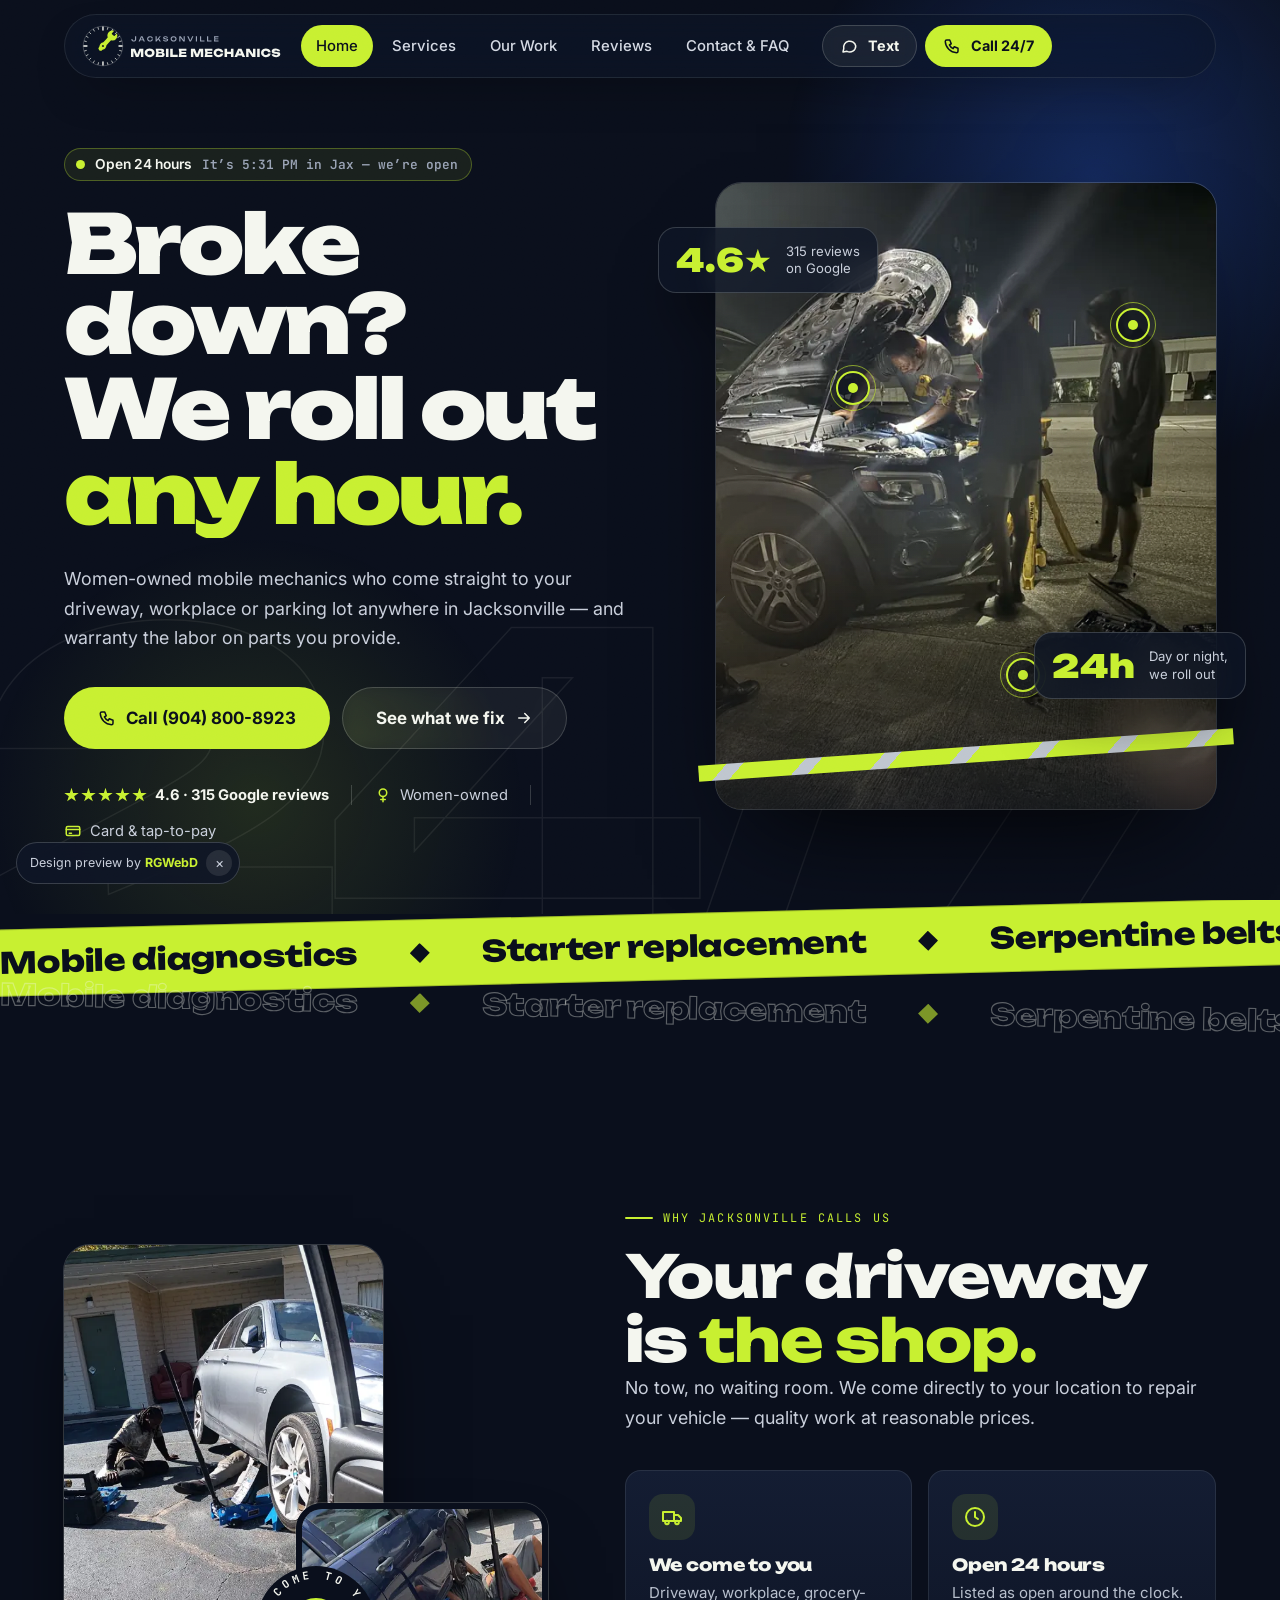
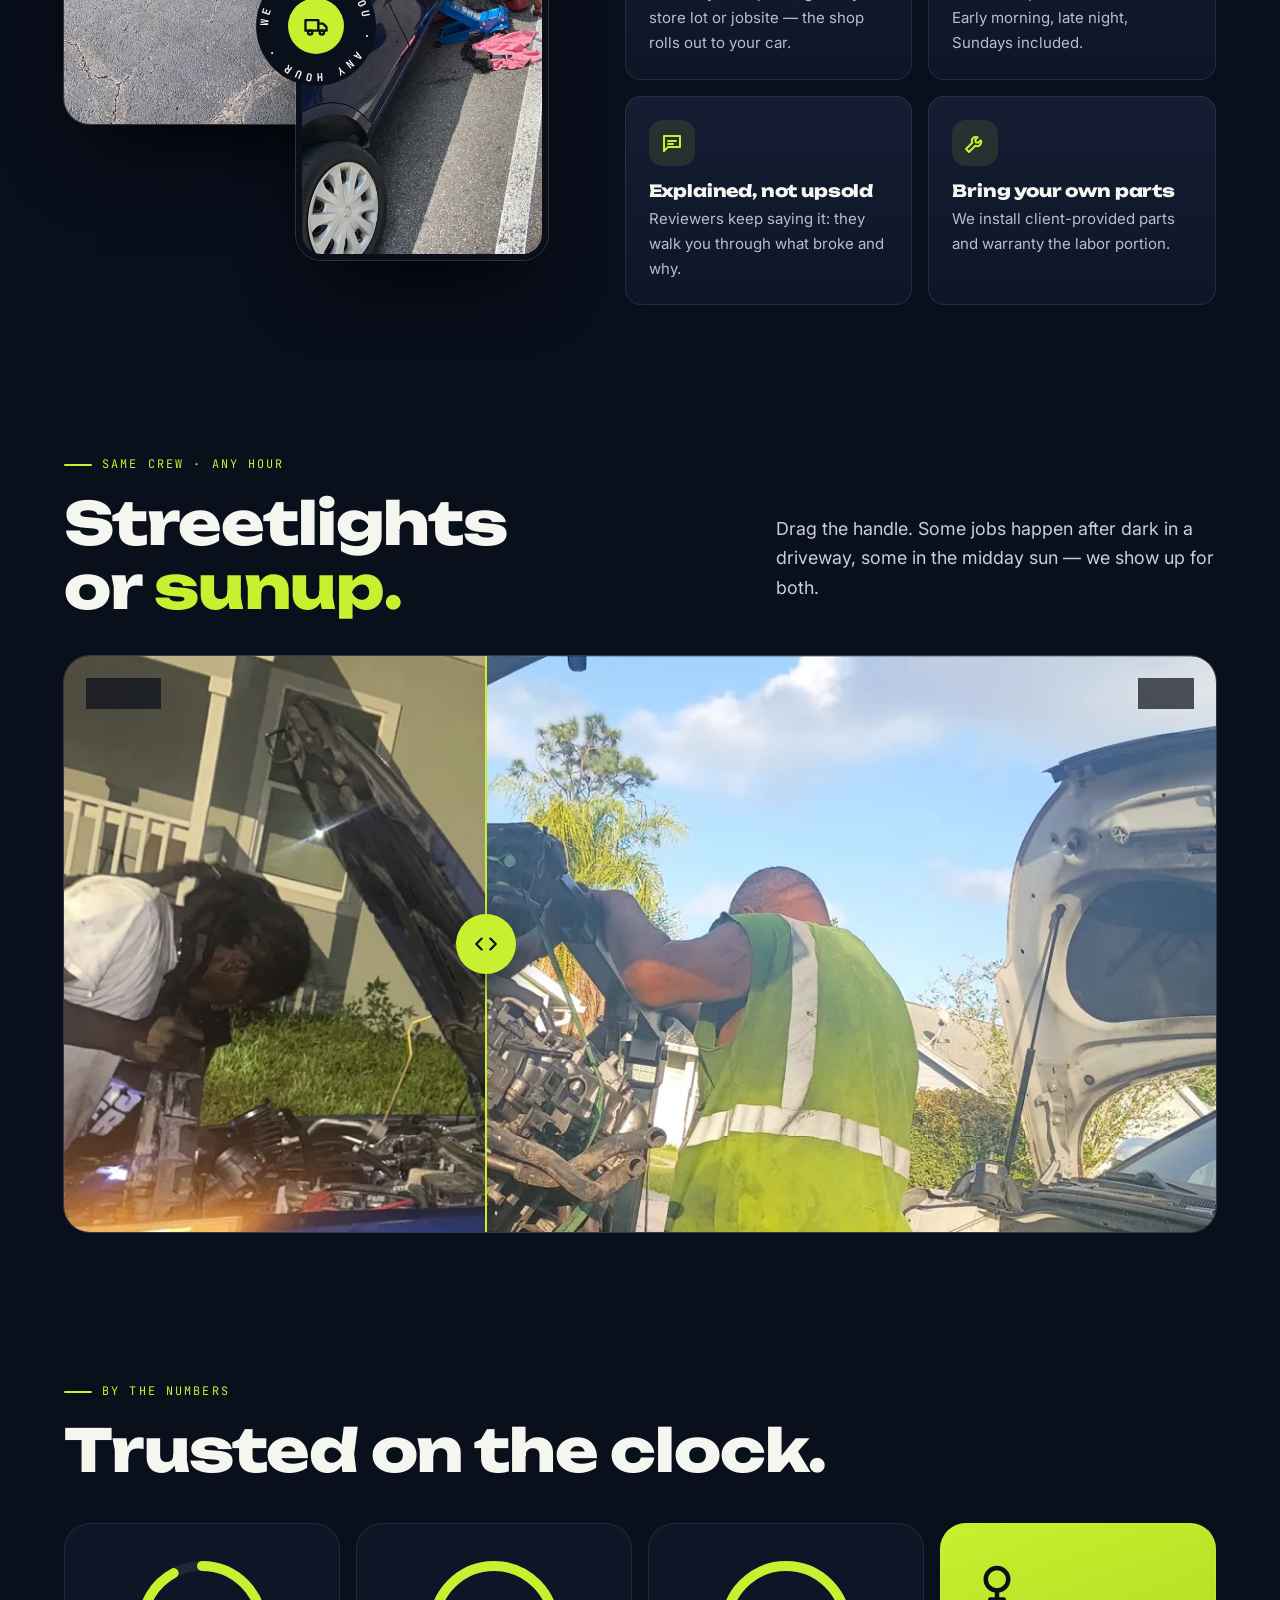
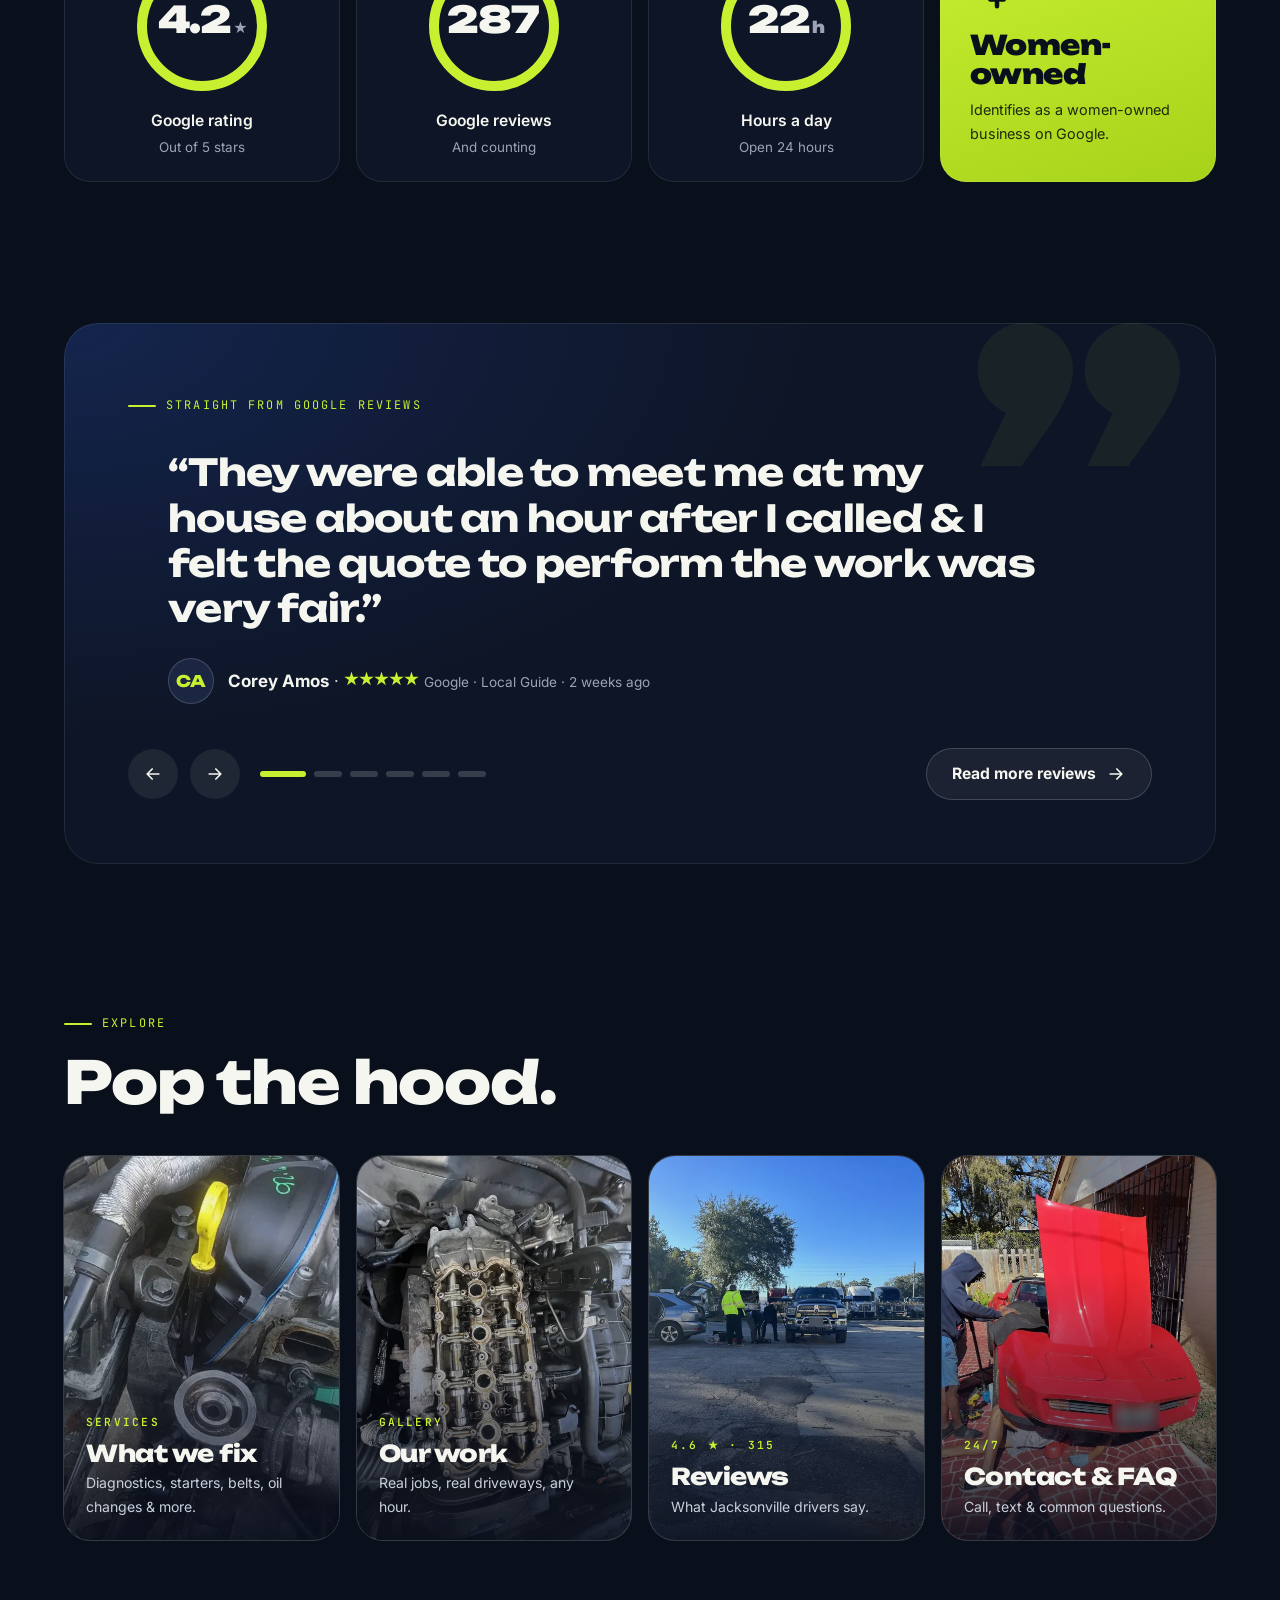
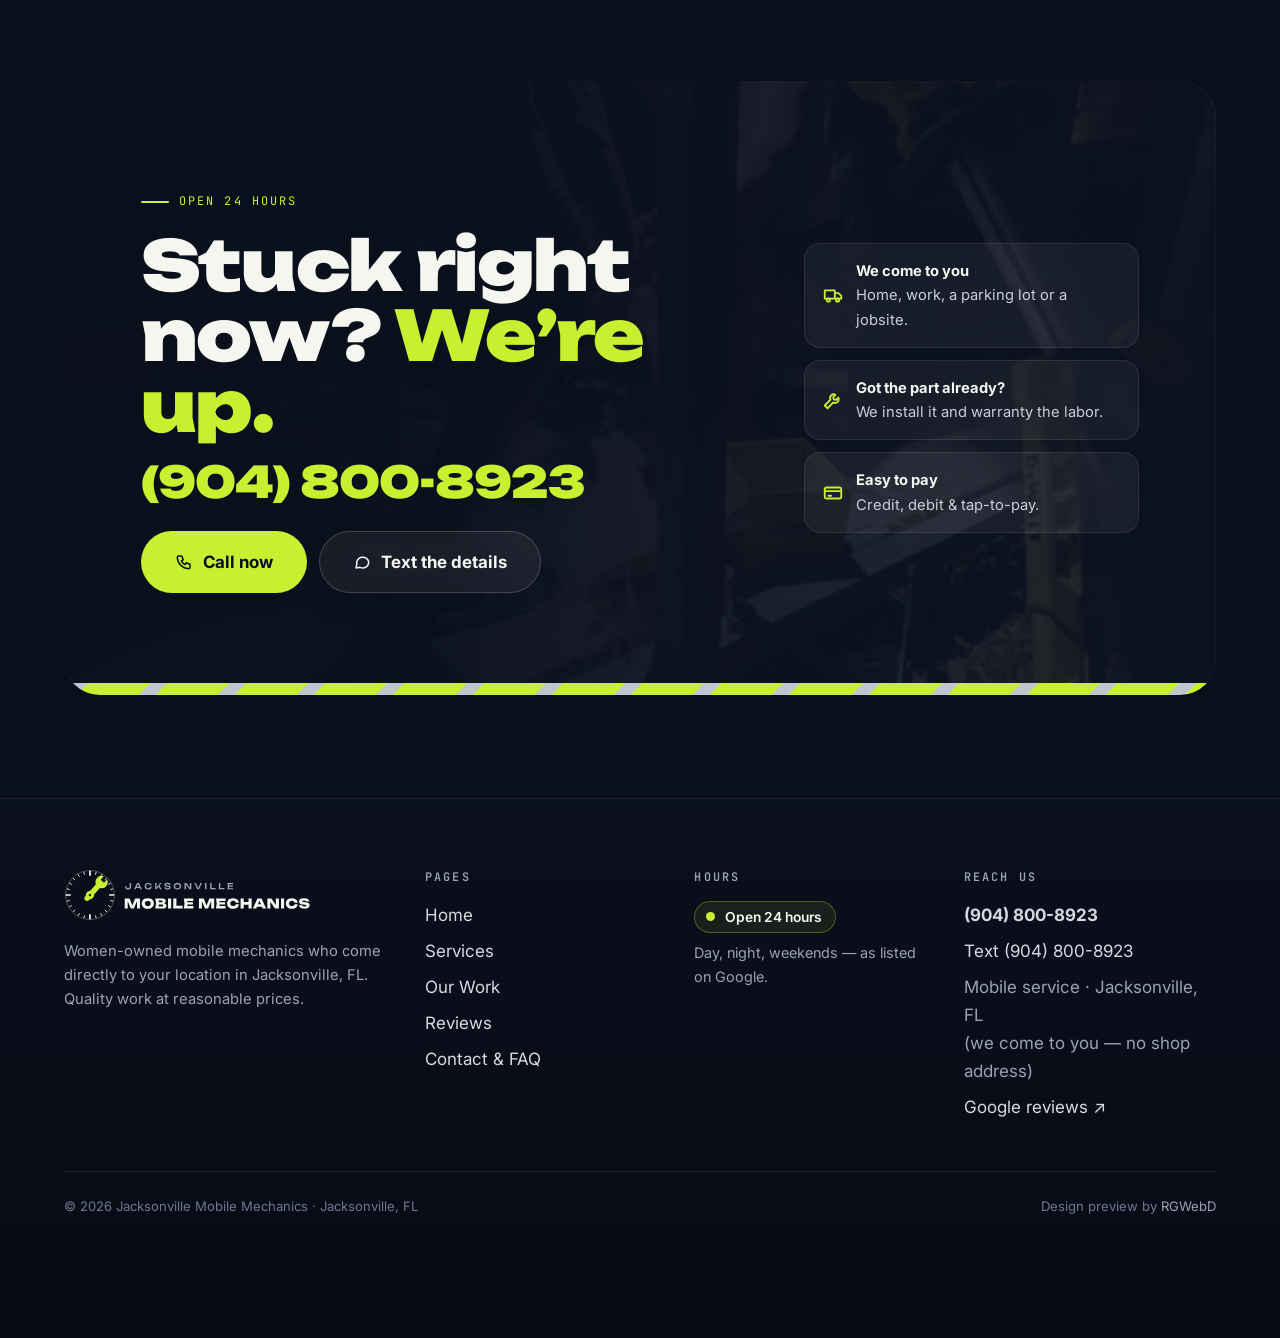
<file: index.html>
<!doctype html><html lang="en"><head><meta charset="utf-8">
<meta name="viewport" content="width=device-width,initial-scale=1,viewport-fit=cover">
<title>Jacksonville Mobile Mechanics | 24-Hour Mobile Mechanic in Jacksonville, FL</title><meta name="description" content="Women-owned mobile mechanics who come to you anywhere in Jacksonville, FL. Open 24 hours. Rated 4.6★ from 315 Google reviews. Call (904) 800-8923.">
<link rel="canonical" href="https://rgwebd.github.io/jacksonvillemobilemechanics-demo/"><meta name="theme-color" content="#0A0F1C">
<meta property="og:type" content="website"><meta property="og:site_name" content="Jacksonville Mobile Mechanics"><meta property="og:title" content="Jacksonville Mobile Mechanics | 24-Hour Mobile Mechanic in Jacksonville, FL"><meta property="og:description" content="Women-owned mobile mechanics who come to you anywhere in Jacksonville, FL. Open 24 hours. Rated 4.6★ from 315 Google reviews. Call (904) 800-8923."><meta property="og:url" content="https://rgwebd.github.io/jacksonvillemobilemechanics-demo/"><meta property="og:image" content="https://rgwebd.github.io/jacksonvillemobilemechanics-demo/img/og.jpg"><meta property="og:image:width" content="1200"><meta property="og:image:height" content="630">
<meta name="twitter:card" content="summary_large_image"><meta name="twitter:title" content="Jacksonville Mobile Mechanics | 24-Hour Mobile Mechanic in Jacksonville, FL"><meta name="twitter:description" content="Women-owned mobile mechanics who come to you anywhere in Jacksonville, FL. Open 24 hours. Rated 4.6★ from 315 Google reviews. Call (904) 800-8923."><meta name="twitter:image" content="https://rgwebd.github.io/jacksonvillemobilemechanics-demo/img/og.jpg">
<link rel="icon" href="favicon.svg" type="image/svg+xml"><link rel="icon" href="favicon.ico" sizes="any"><link rel="apple-touch-icon" href="apple-touch-icon.png">
<link rel="preconnect" href="https://fonts.googleapis.com"><link rel="preconnect" href="https://fonts.gstatic.com" crossorigin>
<link href="https://fonts.googleapis.com/css2?family=Inter:wght@400;500;600;700&family=JetBrains+Mono:wght@500;600;700&family=Unbounded:wght@500;700;800;900&display=swap" rel="stylesheet">
<link rel="stylesheet" href="styles.css?v=1"><script type="application/ld+json">{"@context": "https://schema.org", "@type": "AutoRepair", "@id": "https://rgwebd.github.io/jacksonvillemobilemechanics-demo/#business", "name": "Jacksonville Mobile Mechanics", "alternateName": ["JACKSONVILLE MOBILE MECHANICS LC", "Jacksonville Mobile Mechanics LLC"], "description": "Women-owned mobile mechanics in Jacksonville, FL who come directly to your location. Open 24 hours. Labor warranty on installation of client-provided auto parts.", "url": "https://rgwebd.github.io/jacksonvillemobilemechanics-demo/", "telephone": "+19048008923", "image": "https://rgwebd.github.io/jacksonvillemobilemechanics-demo/img/og.jpg", "logo": "https://rgwebd.github.io/jacksonvillemobilemechanics-demo/brand/logo-stacked-dark.svg", "address": {"@type": "PostalAddress", "addressLocality": "Jacksonville", "addressRegion": "FL", "addressCountry": "US"}, "areaServed": {"@type": "City", "name": "Jacksonville, Florida"}, "openingHoursSpecification": [{"@type": "OpeningHoursSpecification", "dayOfWeek": ["Monday", "Tuesday", "Wednesday", "Thursday", "Friday", "Saturday", "Sunday"], "opens": "00:00", "closes": "23:59"}], "paymentAccepted": "Credit card, Debit card, NFC mobile payments", "hasMap": "https://www.google.com/maps/place/JACKSONVILLE+MOBILE+MECHANICS+LC/data=!4m2!3m1!1s0x0:0x423d5202d75ca5d5", "sameAs": ["https://www.google.com/maps/place/JACKSONVILLE+MOBILE+MECHANICS+LC/data=!4m2!3m1!1s0x0:0x423d5202d75ca5d5"], "aggregateRating": {"@type": "AggregateRating", "ratingValue": "4.6", "reviewCount": "315", "bestRating": "5"}, "makesOffer": [{"@type": "Offer", "itemOffered": {"@type": "Service", "name": "Oil change"}}, {"@type": "Offer", "itemOffered": {"@type": "Service", "name": "Mobile mechanic repairs at your location"}}], "review": [{"@type": "Review", "author": {"@type": "Person", "name": "Corey Amos"}, "reviewRating": {"@type": "Rating", "ratingValue": "5", "bestRating": "5"}, "reviewBody": "Would 100% recommend to anybody who needs mechanic work in the Duval area. I called for help doing quite a bit of work on my 2000 Lincoln towncar when I was attempting a rather large project myself & ran into an issue. They were able to meet me at my house about an hour after I called & I felt the quote to perform the work was very fair. He sent me several pictures throughout the process. After performing the work he stayed & let me drive the car around a bit to ensure I was satisfied with the results & there were no issues left unattended. I will definitely be calling for future work. It's hard to find trustworthy people & there are a ton of “mechanics” out there who do not care about the quality of the craft, or have little mechanical knowledge. That is not the case here, don't hesitate to call!"}, {"@type": "Review", "author": {"@type": "Person", "name": "Tiffany R"}, "reviewRating": {"@type": "Rating", "ratingValue": "5", "bestRating": "5"}, "reviewBody": "I can't recommend Jacksonville Mobile Mechanics LLC enough! They helped me remove my drive shaft, and the entire experience exceeded my expectations from start to finish. Jaime and the crew were incredibly helpful, friendly, respectful, honest, efficient, and very affordable. They took the time to explain everything thoroughly, making sure I understood exactly what they were doing and why. I really appreciated how informative they were—they even pointed out other components that would likely need attention in the future and gave me honest, practical advice without trying to upsell me. Their pricing was more than fair, especially considering the quality of service and the amount of time they spent answering my questions and making sure I understood everything. It's rare to find mechanics who are this skilled, transparent, and affordable. It's hard to find a mechanic you can truly trust, but Jacksonville Mobile Mechanics LLC has definitely earned my confidence. Professional, reliable, knowledgeable, and genuinely committed to helping their customers. Jaime and the crew made what could have been a stressful repair a smooth and positive experience. They will absolutely be my designated mechanics from now on. If you're looking for honest, dependable, and very affordable mobile mechanics who truly go above and beyond, I highly recommend Jacksonville Mobile Mechanics LLC!"}, {"@type": "Review", "author": {"@type": "Person", "name": "James Mullis"}, "reviewRating": {"@type": "Rating", "ratingValue": "5", "bestRating": "5"}, "reviewBody": "Man let me tell you this company not only rushed to get to me at a grocery store parking lot because it died there, but they fixed it right there in the parking lot and got me back on the road! Super nice, very fast, and efficient. They even offered to pick up the part for me! I can’t say enough good things about this company, but I will tell you that if you are in a pinch and need a top notch mechanic, you won’t find better than these guys!"}, {"@type": "Review", "author": {"@type": "Person", "name": "Hotdogs fly"}, "reviewRating": {"@type": "Rating", "ratingValue": "5", "bestRating": "5"}, "reviewBody": "I had a loose fuel rail in the engine bay that was very difficult to access. I called them, and they arrived in 35 minutes, took a look, and got to work. When they were done , they made sure everything was connected properly. Overall, I am very pleased with the results, and I would call them again in a heartbeat."}, {"@type": "Review", "author": {"@type": "Person", "name": "dj morgan"}, "reviewRating": {"@type": "Rating", "ratingValue": "5", "bestRating": "5"}, "reviewBody": "Struggled with problems on my truck for a 2 days and 1 night, couldn't figure out what was wrong. I had one mechanic come and he couldn't figure out what was wrong, but these guys came and it took them 30 seconds to diagnose and fix my issue 10/10 they will be getting called again if I run into more issues."}, {"@type": "Review", "author": {"@type": "Person", "name": "Monica Campbell"}, "reviewRating": {"@type": "Rating", "ratingValue": "5", "bestRating": "5"}, "reviewBody": "I discovered early this morning that my undercarriage splash guard was detached and had damage. I found Jacksonville Mobile Mechanics on Google and called them about it. I spoke with Shaun and Jamie over the phone and was assured they could fix my issue. I AM SO GRATEFUL! Their staff was very friendly and educated me on what happened, how it affected my vehicle, and what was done to repair it. Today’s Sunday. They had me in and out in 20 minutes. I found my mechanic. ❤️"}, {"@type": "Review", "author": {"@type": "Person", "name": "Pile Up"}, "reviewRating": {"@type": "Rating", "ratingValue": "5", "bestRating": "5"}, "reviewBody": "Today was my first time using this service and I am very pleased with the work performed on my car. They arrived on time and worked efficiently. They helped me get the right part for my car and useful tips to help in the future. He went above and beyond for me. I’m new to Jacksonville so their assistance meant a lot to me. Again I thank you"}, {"@type": "Review", "author": {"@type": "Person", "name": "Staci Hedge"}, "reviewRating": {"@type": "Rating", "ratingValue": "5", "bestRating": "5"}, "reviewBody": "We had two of our technicians broken down on a jobsite, called Jacksonville Mobile Mechanics, and they responded promptly, and pricing was very fair. Will definitely use them in the future! Thank you so much for great service!! - Geno"}, {"@type": "Review", "author": {"@type": "Person", "name": "Jamyrah Fleureus"}, "reviewRating": {"@type": "Rating", "ratingValue": "5", "bestRating": "5"}, "reviewBody": "Best mechanics i’ve ever had, a lot of communication and very eager To get the job done right and on time. Highly recommend and plan to continue to use them for anything car related. Awesome service!"}, {"@type": "Review", "author": {"@type": "Person", "name": "Keke Powell"}, "reviewRating": {"@type": "Rating", "ratingValue": "5", "bestRating": "5"}, "reviewBody": "Great Service! Fast and reliable. They showed quick and did great quality work. Also educated me on my car. Will be using again!"}, {"@type": "Review", "author": {"@type": "Person", "name": "Betty Turner"}, "reviewRating": {"@type": "Rating", "ratingValue": "5", "bestRating": "5"}, "reviewBody": "This couple is dependable, fast and very reasonable! You can depend on them to do what they promise and more! Very pleasant people."}]}</script><script type="application/ld+json">{"@context": "https://schema.org", "@type": "BreadcrumbList", "itemListElement": [{"@type": "ListItem", "position": 1, "name": "Home", "item": "https://rgwebd.github.io/jacksonvillemobilemechanics-demo/"}]}</script><script src="https://cosmiccallers.lovable.app/demo-track.js" data-demo="jacksonvillemobilemechanics-demo" defer></script></head><body><div class="loader" aria-hidden="true"><div class="dial"><svg viewBox="0 0 100 100"><line class="tk" x1="50.00" y1="12.00" x2="50.00" y2="4.00" stroke-width="3" stroke-linecap="round"/><line class="tk" x1="59.84" y1="13.29" x2="61.91" y2="5.57" stroke-width="1.8" stroke-linecap="round"/><line class="tk" x1="69.00" y1="17.09" x2="73.00" y2="10.16" stroke-width="1.8" stroke-linecap="round"/><line class="tk" x1="76.87" y1="23.13" x2="82.53" y2="17.47" stroke-width="1.8" stroke-linecap="round"/><line class="tk" x1="82.91" y1="31.00" x2="89.84" y2="27.00" stroke-width="1.8" stroke-linecap="round"/><line class="tk" x1="86.71" y1="40.16" x2="94.43" y2="38.09" stroke-width="1.8" stroke-linecap="round"/><line class="tk" x1="88.00" y1="50.00" x2="96.00" y2="50.00" stroke-width="3" stroke-linecap="round"/><line class="tk" x1="86.71" y1="59.84" x2="94.43" y2="61.91" stroke-width="1.8" stroke-linecap="round"/><line class="tk" x1="82.91" y1="69.00" x2="89.84" y2="73.00" stroke-width="1.8" stroke-linecap="round"/><line class="tk" x1="76.87" y1="76.87" x2="82.53" y2="82.53" stroke-width="1.8" stroke-linecap="round"/><line class="tk" x1="69.00" y1="82.91" x2="73.00" y2="89.84" stroke-width="1.8" stroke-linecap="round"/><line class="tk" x1="59.84" y1="86.71" x2="61.91" y2="94.43" stroke-width="1.8" stroke-linecap="round"/><line class="tk" x1="50.00" y1="88.00" x2="50.00" y2="96.00" stroke-width="3" stroke-linecap="round"/><line class="tk" x1="40.16" y1="86.71" x2="38.09" y2="94.43" stroke-width="1.8" stroke-linecap="round"/><line class="tk" x1="31.00" y1="82.91" x2="27.00" y2="89.84" stroke-width="1.8" stroke-linecap="round"/><line class="tk" x1="23.13" y1="76.87" x2="17.47" y2="82.53" stroke-width="1.8" stroke-linecap="round"/><line class="tk" x1="17.09" y1="69.00" x2="10.16" y2="73.00" stroke-width="1.8" stroke-linecap="round"/><line class="tk" x1="13.29" y1="59.84" x2="5.57" y2="61.91" stroke-width="1.8" stroke-linecap="round"/><line class="tk" x1="12.00" y1="50.00" x2="4.00" y2="50.00" stroke-width="3" stroke-linecap="round"/><line class="tk" x1="13.29" y1="40.16" x2="5.57" y2="38.09" stroke-width="1.8" stroke-linecap="round"/><line class="tk" x1="17.09" y1="31.00" x2="10.16" y2="27.00" stroke-width="1.8" stroke-linecap="round"/><line class="tk" x1="23.13" y1="23.13" x2="17.47" y2="17.47" stroke-width="1.8" stroke-linecap="round"/><line class="tk" x1="31.00" y1="17.09" x2="27.00" y2="10.16" stroke-width="1.8" stroke-linecap="round"/><line class="tk" x1="40.16" y1="13.29" x2="38.09" y2="5.57" stroke-width="1.8" stroke-linecap="round"/><g class="hand"><mask id="lm"><rect x="0" y="0" width="100" height="100" fill="#fff"/><rect x="47.7" y="10" width="4.6" height="8" rx="1" fill="#000"/></mask><g mask="url(#lm)" fill="#C8F031"><circle cx="50" cy="20" r="6.5"/><rect x="47.3" y="22" width="5.4" height="28" rx="2.7"/></g><circle cx="50" cy="50" r="4.5" fill="#C8F031"/></g></svg><div class="lt"><span data-hr>00:00</span><small>ANY HOUR · JACKSONVILLE</small></div></div></div><a class="skip" href="#main">Skip to content</a><div class="progress" aria-hidden="true"></div><div class="grain" aria-hidden="true"></div>
<header class="nav"><div class="wrap bar"><a class="brand" href="index.html" aria-label="Jacksonville Mobile Mechanics home"><img src="brand/logo-horizontal-dark.svg" alt="Jacksonville Mobile Mechanics" width="372" height="92"></a>
<nav aria-label="Main"><ul><li><a href="index.html" aria-current=page>Home</a></li><li><a href="services.html">Services</a></li><li><a href="work.html">Our Work</a></li><li><a href="reviews.html">Reviews</a></li><li><a href="contact.html">Contact & FAQ</a></li></ul></nav>
<div class="acts"><a class="btn ghost sm" href="sms:+19048008923"><svg class="" viewBox="0 0 24 24" fill="none" stroke="currentColor" stroke-width="2" stroke-linecap="round" stroke-linejoin="round" aria-hidden="true"><path d="M21 12a8 8 0 0 1-11.6 7.1L4 20l1-4.6A8 8 0 1 1 21 12z"/></svg>Text</a><a class="btn sm mag" href="tel:+19048008923"><svg class="" viewBox="0 0 24 24" fill="none" stroke="currentColor" stroke-width="2" stroke-linecap="round" stroke-linejoin="round" aria-hidden="true"><path d="M5 4h4l2 5-2.5 1.5a11 11 0 0 0 5 5L15 13l5 2v4a2 2 0 0 1-2 2A16 16 0 0 1 3 6a2 2 0 0 1 2-2"/></svg>Call 24/7</a></div>
<button class="menu-btn" aria-label="Open menu" aria-expanded="false" aria-controls="mmenu"><span></span><span></span><span></span></button></div></header>
<div class="mmenu" id="mmenu" aria-hidden="true"><nav aria-label="Mobile"><a class="l" href="index.html" aria-current=page>Home</a><a class="l" href="services.html">Services</a><a class="l" href="work.html">Our Work</a><a class="l" href="reviews.html">Reviews</a><a class="l" href="contact.html">Contact & FAQ</a></nav>
<div class="mm-acts"><a class="btn" href="tel:+19048008923"><svg class="" viewBox="0 0 24 24" fill="none" stroke="currentColor" stroke-width="2" stroke-linecap="round" stroke-linejoin="round" aria-hidden="true"><path d="M5 4h4l2 5-2.5 1.5a11 11 0 0 0 5 5L15 13l5 2v4a2 2 0 0 1-2 2A16 16 0 0 1 3 6a2 2 0 0 1 2-2"/></svg>(904) 800-8923</a><a class="btn ghost" href="sms:+19048008923"><svg class="" viewBox="0 0 24 24" fill="none" stroke="currentColor" stroke-width="2" stroke-linecap="round" stroke-linejoin="round" aria-hidden="true"><path d="M21 12a8 8 0 0 1-11.6 7.1L4 20l1-4.6A8 8 0 1 1 21 12z"/></svg>Text us</a></div>
<p class="mm-meta"><span class="live"><span class="dot"></span>Open 24 hours</span><br><br>Mobile service across Jacksonville, FL — we come to you.</p></div><main id="main">
<section class="hero"><div class="bigtype" aria-hidden="true" data-px=".18">24/7</div><div class="wrap hero-grid">
<div><span class="live rv"><span class="dot"></span>Open 24 hours <span class="clock" data-clock></span></span>
<h1 class="split"><span class="ln"><span>Broke down?</span></span><span class="ln"><span>We roll out</span></span><span class="ln"><span><em>any hour.</em></span></span></h1>
<p class="lede rv d1">Women-owned mobile mechanics who come straight to your driveway, workplace or parking lot anywhere in Jacksonville — and warranty the labor on parts you provide.</p>
<div class="ctas rv d2"><a class="btn lg mag" href="tel:+19048008923"><svg class="" viewBox="0 0 24 24" fill="none" stroke="currentColor" stroke-width="2" stroke-linecap="round" stroke-linejoin="round" aria-hidden="true"><path d="M5 4h4l2 5-2.5 1.5a11 11 0 0 0 5 5L15 13l5 2v4a2 2 0 0 1-2 2A16 16 0 0 1 3 6a2 2 0 0 1 2-2"/></svg>Call (904) 800-8923</a><a class="btn lg ghost" href="services.html">See what we fix <svg class="" viewBox="0 0 24 24" fill="none" stroke="currentColor" stroke-width="2" stroke-linecap="round" stroke-linejoin="round" aria-hidden="true"><path d="M5 12h14M13 6l6 6-6 6"/></svg></a></div>
<div class="trust rv d3"><a class="stars" href="reviews.html" style="text-decoration:none"><span aria-hidden="true" style="display:inline-flex;gap:2px"><i></i><i></i><i></i><i></i><i></i></span>4.6 · 315 Google reviews</a><span class="sep"></span><span class="pill-wo"><svg class="" viewBox="0 0 24 24" fill="none" stroke="currentColor" stroke-width="2" stroke-linecap="round" stroke-linejoin="round" aria-hidden="true"><circle cx="12" cy="9" r="5"/><path d="M12 14v7M9 18h6"/></svg>Women-owned</span><span class="sep"></span><span class="pill-wo"><svg class="" viewBox="0 0 24 24" fill="none" stroke="currentColor" stroke-width="2" stroke-linecap="round" stroke-linejoin="round" aria-hidden="true"><rect x="3" y="6" width="18" height="12" rx="2"/><path d="M3 10h18M7 15h3"/></svg>Card &amp; tap-to-pay</span></div></div>
<div class="hero-photo rv d1"><div class="frame"><img src="img/g11.webp" srcset="img/g11-s.webp 570w, img/g11.webp 1200w" sizes="(max-width:860px) 100vw, 520px" width="1200" height="1600" alt="Mechanics working under the open hood of an SUV at night beside a Jacksonville highway" fetchpriority="high"><div class="beam"></div><div class="shade"></div></div>
<button class="hot" style="left:24%;top:30%" aria-expanded="false" aria-label="Under-hood diagnosis"><span class="tip" role="tooltip"><b>Under the hood</b>Diagnosing right where the car stopped.</span></button>
<button class="hot" style="left:58%;top:76%" aria-expanded="false" aria-label="Tools on site"><span class="tip" role="tooltip"><b>Shop on wheels</b>Jacks, stands and tools come to you.</span></button>
<button class="hot" style="left:80%;top:20%" aria-expanded="false" aria-label="Night call-out"><span class="tip" role="tooltip"><b>After dark</b>Open 24 hours — night calls welcome.</span></button>
<div class="float-card" aria-hidden="true"><span class="n">4.6★</span><span class="t">315 reviews<br>on Google</span></div>
<div class="float-card b" aria-hidden="true"><span class="n">24h</span><span class="t">Day or night,<br>we roll out</span></div>
<div class="tape" aria-hidden="true"></div></div></div></section>
<div class="marq-wrap"><div class="marq" aria-label="Services"><div class="track"><ul><li>Mobile diagnostics</li><li>Starter replacement</li><li>Serpentine belts</li><li>Oil changes</li><li>No-start help</li><li>Engine-bay repairs</li><li>Parking-lot fixes</li><li>Jobsite breakdowns</li><li>Your parts, our labor</li></ul><ul aria-hidden="true"><li>Mobile diagnostics</li><li>Starter replacement</li><li>Serpentine belts</li><li>Oil changes</li><li>No-start help</li><li>Engine-bay repairs</li><li>Parking-lot fixes</li><li>Jobsite breakdowns</li><li>Your parts, our labor</li></ul></div></div>
<div class="marq out" aria-hidden="true"><div class="track"><ul><li>Mobile diagnostics</li><li>Starter replacement</li><li>Serpentine belts</li><li>Oil changes</li><li>No-start help</li><li>Engine-bay repairs</li><li>Parking-lot fixes</li><li>Jobsite breakdowns</li><li>Your parts, our labor</li></ul><ul><li>Mobile diagnostics</li><li>Starter replacement</li><li>Serpentine belts</li><li>Oil changes</li><li>No-start help</li><li>Engine-bay repairs</li><li>Parking-lot fixes</li><li>Jobsite breakdowns</li><li>Your parts, our labor</li></ul></div></div></div>

<section class="sec" aria-labelledby="why-h"><div class="wrap why-grid">
<div class="collage rv"><div class="p1"><img src="img/g06-s.webp" width="570" height="760" alt="Two mechanics working under a raised sedan in a parking lot" loading="lazy" decoding="async"></div><div class="p2"><img src="img/g15-s.webp" width="427" height="760" alt="Mechanic repairing a blue car in a parking space" loading="lazy" decoding="async"></div>
<div class="stamp" aria-hidden="true"><svg viewBox="0 0 120 120"><defs><path id="cp" d="M60,60 m-46,0 a46,46 0 1,1 92,0 a46,46 0 1,1 -92,0"/></defs><circle cx="60" cy="60" r="58" fill="#0A0F1C"/><text font-family="JetBrains Mono,monospace" font-size="10.5" font-weight="700" letter-spacing="3.2" fill="#F4F6EF"><textPath href="#cp">WE COME TO YOU · ANY HOUR · </textPath></text></svg><span class="core"><svg class="" viewBox="0 0 24 24" fill="none" stroke="currentColor" stroke-width="2" stroke-linecap="round" stroke-linejoin="round" aria-hidden="true"><path d="M3 7h11v9H3zM14 10h4l3 3v3h-7"/><circle cx="7" cy="17.5" r="1.8"/><circle cx="17" cy="17.5" r="1.8"/></svg></span></div></div>
<div><span class="eyebrow rv">Why Jacksonville calls us</span><h2 class="h2 split" id="why-h"><span class="ln"><span>Your driveway</span></span><span class="ln"><span>is <span class="lime">the shop.</span></span></span></h2>
<p class="lede rv d1">No tow, no waiting room. We come directly to your location to repair your vehicle — quality work at reasonable prices.</p>
<div class="cards4"><div class="fcard rv d0"><div class="ic"><svg class="" viewBox="0 0 24 24" fill="none" stroke="currentColor" stroke-width="2" stroke-linecap="round" stroke-linejoin="round" aria-hidden="true"><path d="M3 7h11v9H3zM14 10h4l3 3v3h-7"/><circle cx="7" cy="17.5" r="1.8"/><circle cx="17" cy="17.5" r="1.8"/></svg></div><h3>We come to you</h3><p>Driveway, workplace, grocery-store lot or jobsite — the shop rolls out to your car.</p></div><div class="fcard rv d1"><div class="ic"><svg class="" viewBox="0 0 24 24" fill="none" stroke="currentColor" stroke-width="2" stroke-linecap="round" stroke-linejoin="round" aria-hidden="true"><circle cx="12" cy="12" r="9"/><path d="M12 7v5l3 2"/></svg></div><h3>Open 24 hours</h3><p>Listed as open around the clock. Early morning, late night, Sundays included.</p></div><div class="fcard rv d2"><div class="ic"><svg class="" viewBox="0 0 24 24" fill="none" stroke="currentColor" stroke-width="2" stroke-linecap="round" stroke-linejoin="round" aria-hidden="true"><path d="M4 5h16v11H8l-4 4z"/><path d="M8 10h8M8 13h5"/></svg></div><h3>Explained, not upsold</h3><p>Reviewers keep saying it: they walk you through what broke and why.</p></div><div class="fcard rv d0"><div class="ic"><svg class="" viewBox="0 0 24 24" fill="none" stroke="currentColor" stroke-width="2" stroke-linecap="round" stroke-linejoin="round" aria-hidden="true"><path d="M14.7 6.3a4 4 0 0 0-5.4 5.4L3 18l3 3 6.3-6.3a4 4 0 0 0 5.4-5.4l-2.5 2.5-2.4-.6-.6-2.4z"/></svg></div><h3>Bring your own parts</h3><p>We install client-provided parts and warranty the labor portion.</p></div></div></div></div></section>

<section class="sec" style="padding-top:0" aria-labelledby="dn-h"><div class="wrap">
<div class="dn-head"><div><span class="eyebrow rv">Same crew · any hour</span><h2 class="h2 split" id="dn-h"><span class="ln"><span>Streetlights</span></span><span class="ln"><span>or <span class="lime">sunup.</span></span></span></h2></div><p class="lede rv d1" style="max-width:40ch">Drag the handle. Some jobs happen after dark in a driveway, some in the midday sun — we show up for both.</p></div>
<div class="dn rv"><img src="img/g07.webp" width="1200" height="1600" alt="Night: mechanic under the hood of a blue car in a driveway, lit by work lights" loading="lazy" style="object-position:30% 32%"><img class="night" src="img/g20.webp" width="1200" height="1600" alt="Day: two mechanics lifting an engine assembly out of a vehicle" loading="lazy" style="object-position:50% 30%"><span class="lab d" style="color:var(--lime)">Night</span><span class="lab n" style="color:var(--chalk)">Day</span><span class="handle"></span><button class="knob" role="slider" aria-label="Compare night and day photos" aria-valuemin="0" aria-valuemax="100" aria-valuenow="50"><svg class="" viewBox="0 0 24 24" fill="none" stroke="currentColor" stroke-width="2" stroke-linecap="round" stroke-linejoin="round" aria-hidden="true"><path d="M8 7l-5 5 5 5M16 7l5 5-5 5"/></svg></button></div></div></section>

<section class="sec" style="padding-top:0" aria-labelledby="num-h"><div class="wrap"><span class="eyebrow rv">By the numbers</span><h2 class="h2 split" id="num-h" style="margin-bottom:40px"><span class="ln"><span>Trusted on the clock.</span></span></h2><div class="gauges"><div class="gauge rv"><svg viewBox="0 0 150 150" aria-hidden="true"><circle class="trk" cx="75" cy="75" r="60" fill="none" stroke-width="10"/><circle class="val" cx="75" cy="75" r="60" fill="none" stroke-width="10" stroke-dasharray="376.99" stroke-dashoffset="376.99" data-frac="0.9199999999999999"/></svg>
<div class="num"><span data-to="4.6" data-dec="1">4.6</span><small>★</small></div><h3>Google rating</h3><p>Out of 5 stars</p></div><div class="gauge rv"><svg viewBox="0 0 150 150" aria-hidden="true"><circle class="trk" cx="75" cy="75" r="60" fill="none" stroke-width="10"/><circle class="val" cx="75" cy="75" r="60" fill="none" stroke-width="10" stroke-dasharray="376.99" stroke-dashoffset="376.99" data-frac="1"/></svg>
<div class="num"><span data-to="315" data-dec="0">315</span><small></small></div><h3>Google reviews</h3><p>And counting</p></div><div class="gauge rv"><svg viewBox="0 0 150 150" aria-hidden="true"><circle class="trk" cx="75" cy="75" r="60" fill="none" stroke-width="10"/><circle class="val" cx="75" cy="75" r="60" fill="none" stroke-width="10" stroke-dasharray="376.99" stroke-dashoffset="376.99" data-frac="1"/></svg>
<div class="num"><span data-to="24" data-dec="0">24</span><small>h</small></div><h3>Hours a day</h3><p>Open 24 hours</p></div><div class="gauge wo rv"><svg class="" viewBox="0 0 24 24" fill="none" stroke="currentColor" stroke-width="2" stroke-linecap="round" stroke-linejoin="round" aria-hidden="true"><circle cx="12" cy="9" r="5"/><path d="M12 14v7M9 18h6"/></svg><h3>Women-owned</h3><p>Identifies as a women-owned business on Google.</p></div></div></div></section>

<section class="sec" style="padding-top:0" aria-labelledby="rev-h"><div class="wrap"><div class="rev-wrap rv car-root" aria-roledescription="carousel"><span class="q" aria-hidden="true">”</span><span class="eyebrow">Straight from Google reviews</span><h2 id="rev-h" class="sr-only">Customer reviews</h2>
<div class="car" aria-live="polite"><figure class="slide" aria-roledescription="slide" aria-label="1 of 6"><blockquote>“They were able to meet me at my house about an hour after I called &amp; I felt the quote to perform the work was very fair.”</blockquote><figcaption><span class="ava" aria-hidden="true">CA</span><span><b style="color:var(--chalk)">Corey Amos</b> · <span class="stars" aria-label="5 out of 5 stars"><i></i><i></i><i></i><i></i><i></i></span> <span style="color:var(--muted);font-size:.85rem">Google · Local Guide · 2 weeks ago</span></span></figcaption></figure><figure class="slide" aria-roledescription="slide" aria-label="2 of 6"><blockquote>“These guys came and it took them 30 seconds to diagnose and fix my issue. 10/10”</blockquote><figcaption><span class="ava" aria-hidden="true">DM</span><span><b style="color:var(--chalk)">dj morgan</b> · <span class="stars" aria-label="5 out of 5 stars"><i></i><i></i><i></i><i></i><i></i></span> <span style="color:var(--muted);font-size:.85rem">Google · 3 months ago</span></span></figcaption></figure><figure class="slide" aria-roledescription="slide" aria-label="3 of 6"><blockquote>“They fixed it right there in the parking lot and got me back on the road!”</blockquote><figcaption><span class="ava" aria-hidden="true">JM</span><span><b style="color:var(--chalk)">James Mullis</b> · <span class="stars" aria-label="5 out of 5 stars"><i></i><i></i><i></i><i></i><i></i></span> <span style="color:var(--muted);font-size:.85rem">Google · 3 months ago</span></span></figcaption></figure><figure class="slide" aria-roledescription="slide" aria-label="4 of 6"><blockquote>“Today’s Sunday. They had me in and out in 20 minutes. I found my mechanic.”</blockquote><figcaption><span class="ava" aria-hidden="true">MC</span><span><b style="color:var(--chalk)">Monica Campbell</b> · <span class="stars" aria-label="5 out of 5 stars"><i></i><i></i><i></i><i></i><i></i></span> <span style="color:var(--muted);font-size:.85rem">Google · 3 months ago</span></span></figcaption></figure><figure class="slide" aria-roledescription="slide" aria-label="5 of 6"><blockquote>“I called them, and they arrived in 35 minutes, took a look, and got to work.”</blockquote><figcaption><span class="ava" aria-hidden="true">HF</span><span><b style="color:var(--chalk)">Hotdogs fly</b> · <span class="stars" aria-label="5 out of 5 stars"><i></i><i></i><i></i><i></i><i></i></span> <span style="color:var(--muted);font-size:.85rem">Google · 7 months ago</span></span></figcaption></figure><figure class="slide" aria-roledescription="slide" aria-label="6 of 6"><blockquote>“Best mechanics i’ve ever had, a lot of communication and very eager to get the job done right and on time.”</blockquote><figcaption><span class="ava" aria-hidden="true">JF</span><span><b style="color:var(--chalk)">Jamyrah Fleureus</b> · <span class="stars" aria-label="5 out of 5 stars"><i></i><i></i><i></i><i></i><i></i></span> <span style="color:var(--muted);font-size:.85rem">Google · 2 months ago</span></span></figcaption></figure></div>
<div class="car-ctl"><button class="arr pv" aria-label="Previous review"><svg class="" viewBox="0 0 24 24" fill="none" stroke="currentColor" stroke-width="2" stroke-linecap="round" stroke-linejoin="round" aria-hidden="true"><path d="M19 12H5M11 6l-6 6 6 6"/></svg></button><button class="arr nx" aria-label="Next review"><svg class="" viewBox="0 0 24 24" fill="none" stroke="currentColor" stroke-width="2" stroke-linecap="round" stroke-linejoin="round" aria-hidden="true"><path d="M5 12h14M13 6l6 6-6 6"/></svg></button><div class="dots"><button aria-label="Show review 1"></button><button aria-label="Show review 2"></button><button aria-label="Show review 3"></button><button aria-label="Show review 4"></button><button aria-label="Show review 5"></button><button aria-label="Show review 6"></button></div><a class="btn ghost g" href="reviews.html">Read more reviews <svg class="" viewBox="0 0 24 24" fill="none" stroke="currentColor" stroke-width="2" stroke-linecap="round" stroke-linejoin="round" aria-hidden="true"><path d="M5 12h14M13 6l6 6-6 6"/></svg></a></div></div></div></section>

<section class="sec" style="padding-top:0" aria-labelledby="ex-h"><div class="wrap"><span class="eyebrow rv">Explore</span><h2 class="h2 split" id="ex-h" style="margin-bottom:40px"><span class="ln"><span>Pop the hood.</span></span></h2><div class="teasers"><a class="tcard rv d0" href="services.html" data-tilt><img src="img/g03-s.webp" width="427" height="760" alt="Engine bay with oil filler cap and filter housing" loading="lazy" decoding="async"><span class="go"><svg class="" viewBox="0 0 24 24" fill="none" stroke="currentColor" stroke-width="2" stroke-linecap="round" stroke-linejoin="round" aria-hidden="true"><path d="M5 12h14M13 6l6 6-6 6"/></svg></span><span class="tx"><span class="k">Services</span><h3>What we fix</h3><p>Diagnostics, starters, belts, oil changes &amp; more.</p></span></a><a class="tcard rv d1" href="work.html" data-tilt><img src="img/g18-s.webp" width="570" height="760" alt="Engine with the top end opened up" loading="lazy" decoding="async"><span class="go"><svg class="" viewBox="0 0 24 24" fill="none" stroke="currentColor" stroke-width="2" stroke-linecap="round" stroke-linejoin="round" aria-hidden="true"><path d="M5 12h14M13 6l6 6-6 6"/></svg></span><span class="tx"><span class="k">Gallery</span><h3>Our work</h3><p>Real jobs, real driveways, any hour.</p></span></a><a class="tcard rv d2" href="reviews.html" data-tilt><img src="img/g16-s.webp" width="570" height="760" alt="Crew working beside a work truck on a jobsite lot" loading="lazy" decoding="async"><span class="go"><svg class="" viewBox="0 0 24 24" fill="none" stroke="currentColor" stroke-width="2" stroke-linecap="round" stroke-linejoin="round" aria-hidden="true"><path d="M5 12h14M13 6l6 6-6 6"/></svg></span><span class="tx"><span class="k">4.6 ★ · 315</span><h3>Reviews</h3><p>What Jacksonville drivers say.</p></span></a><a class="tcard rv d0" href="contact.html" data-tilt><img src="img/g02-s.webp" width="570" height="760" alt="Mechanic working under a red classic Corvette" loading="lazy" decoding="async"><span class="go"><svg class="" viewBox="0 0 24 24" fill="none" stroke="currentColor" stroke-width="2" stroke-linecap="round" stroke-linejoin="round" aria-hidden="true"><path d="M5 12h14M13 6l6 6-6 6"/></svg></span><span class="tx"><span class="k">24/7</span><h3>Contact &amp; FAQ</h3><p>Call, text &amp; common questions.</p></span></a></div></div></section>
<section class="cta-band rv" aria-labelledby="cta-h"><div class="bgimg"><img src="img/g12-s.webp" width="570" height="760" alt="" loading="lazy" decoding="async"></div>
<div class="cta-in"><div><span class="eyebrow">Open 24 hours</span><h2 id="cta-h">Stuck right now? <span class="lime">We’re up.</span></h2>
<a class="cta-phone" href="tel:+19048008923">(904) 800-8923</a><div style="display:flex;gap:12px;flex-wrap:wrap"><a class="btn lg mag" href="tel:+19048008923"><svg class="" viewBox="0 0 24 24" fill="none" stroke="currentColor" stroke-width="2" stroke-linecap="round" stroke-linejoin="round" aria-hidden="true"><path d="M5 4h4l2 5-2.5 1.5a11 11 0 0 0 5 5L15 13l5 2v4a2 2 0 0 1-2 2A16 16 0 0 1 3 6a2 2 0 0 1 2-2"/></svg>Call now</a><a class="btn lg ghost" href="sms:+19048008923"><svg class="" viewBox="0 0 24 24" fill="none" stroke="currentColor" stroke-width="2" stroke-linecap="round" stroke-linejoin="round" aria-hidden="true"><path d="M21 12a8 8 0 0 1-11.6 7.1L4 20l1-4.6A8 8 0 1 1 21 12z"/></svg>Text the details</a></div></div>
<div class="cta-side"><div class="row"><svg class="" viewBox="0 0 24 24" fill="none" stroke="currentColor" stroke-width="2" stroke-linecap="round" stroke-linejoin="round" aria-hidden="true"><path d="M3 7h11v9H3zM14 10h4l3 3v3h-7"/><circle cx="7" cy="17.5" r="1.8"/><circle cx="17" cy="17.5" r="1.8"/></svg><div><b>We come to you</b>Home, work, a parking lot or a jobsite.</div></div><div class="row"><svg class="" viewBox="0 0 24 24" fill="none" stroke="currentColor" stroke-width="2" stroke-linecap="round" stroke-linejoin="round" aria-hidden="true"><path d="M14.7 6.3a4 4 0 0 0-5.4 5.4L3 18l3 3 6.3-6.3a4 4 0 0 0 5.4-5.4l-2.5 2.5-2.4-.6-.6-2.4z"/></svg><div><b>Got the part already?</b>We install it and warranty the labor.</div></div><div class="row"><svg class="" viewBox="0 0 24 24" fill="none" stroke="currentColor" stroke-width="2" stroke-linecap="round" stroke-linejoin="round" aria-hidden="true"><rect x="3" y="6" width="18" height="12" rx="2"/><path d="M3 10h18M7 15h3"/></svg><div><b>Easy to pay</b>Credit, debit &amp; tap-to-pay.</div></div></div></div>
<div class="tape" aria-hidden="true"></div></section>
</main><footer class="foot"><div class="wrap"><div class="foot-grid">
<div class="fbrand"><img src="brand/logo-horizontal-dark.svg" alt="Jacksonville Mobile Mechanics" width="372" height="92" loading="lazy"><p>Women-owned mobile mechanics who come directly to your location in Jacksonville, FL. Quality work at reasonable prices.</p></div>
<div><h4>Pages</h4><ul><li><a href="index.html">Home</a></li><li><a href="services.html">Services</a></li><li><a href="work.html">Our Work</a></li><li><a href="reviews.html">Reviews</a></li><li><a href="contact.html">Contact & FAQ</a></li></ul></div>
<div><h4>Hours</h4><ul><li><span class="live"><span class="dot"></span>Open 24 hours</span></li><li style="color:var(--muted);font-size:.9rem">Day, night, weekends — as listed on Google.</li></ul></div>
<div><h4>Reach us</h4><ul><li><a href="tel:+19048008923"><b>(904) 800-8923</b></a></li><li><a href="sms:+19048008923">Text (904) 800-8923</a></li><li style="color:var(--muted)">Mobile service · Jacksonville, FL<br>(we come to you — no shop address)</li><li><a href="https://www.google.com/maps/place/JACKSONVILLE+MOBILE+MECHANICS+LC/data=!4m2!3m1!1s0x0:0x423d5202d75ca5d5" rel="noopener" target="_blank">Google reviews ↗</a></li></ul></div>
</div><div class="legal"><span>© <span data-year>2026</span> Jacksonville Mobile Mechanics · Jacksonville, FL</span><span>Design preview by <a href="https://github.com/RGWebD" rel="noopener">RGWebD</a></span></div></div></footer>
<div class="mbar"><a class="btn" href="tel:+19048008923"><svg class="" viewBox="0 0 24 24" fill="none" stroke="currentColor" stroke-width="2" stroke-linecap="round" stroke-linejoin="round" aria-hidden="true"><path d="M5 4h4l2 5-2.5 1.5a11 11 0 0 0 5 5L15 13l5 2v4a2 2 0 0 1-2 2A16 16 0 0 1 3 6a2 2 0 0 1 2-2"/></svg>Call now</a><a class="btn ghost" href="sms:+19048008923"><svg class="" viewBox="0 0 24 24" fill="none" stroke="currentColor" stroke-width="2" stroke-linecap="round" stroke-linejoin="round" aria-hidden="true"><path d="M21 12a8 8 0 0 1-11.6 7.1L4 20l1-4.6A8 8 0 1 1 21 12z"/></svg>Text us</a></div>
<div class="demo" role="note"><span>Design preview by <b>RGWebD</b></span><button aria-label="Dismiss preview note">×</button></div>
<script src="script.js?v=1" defer></script></body></html>
</file>
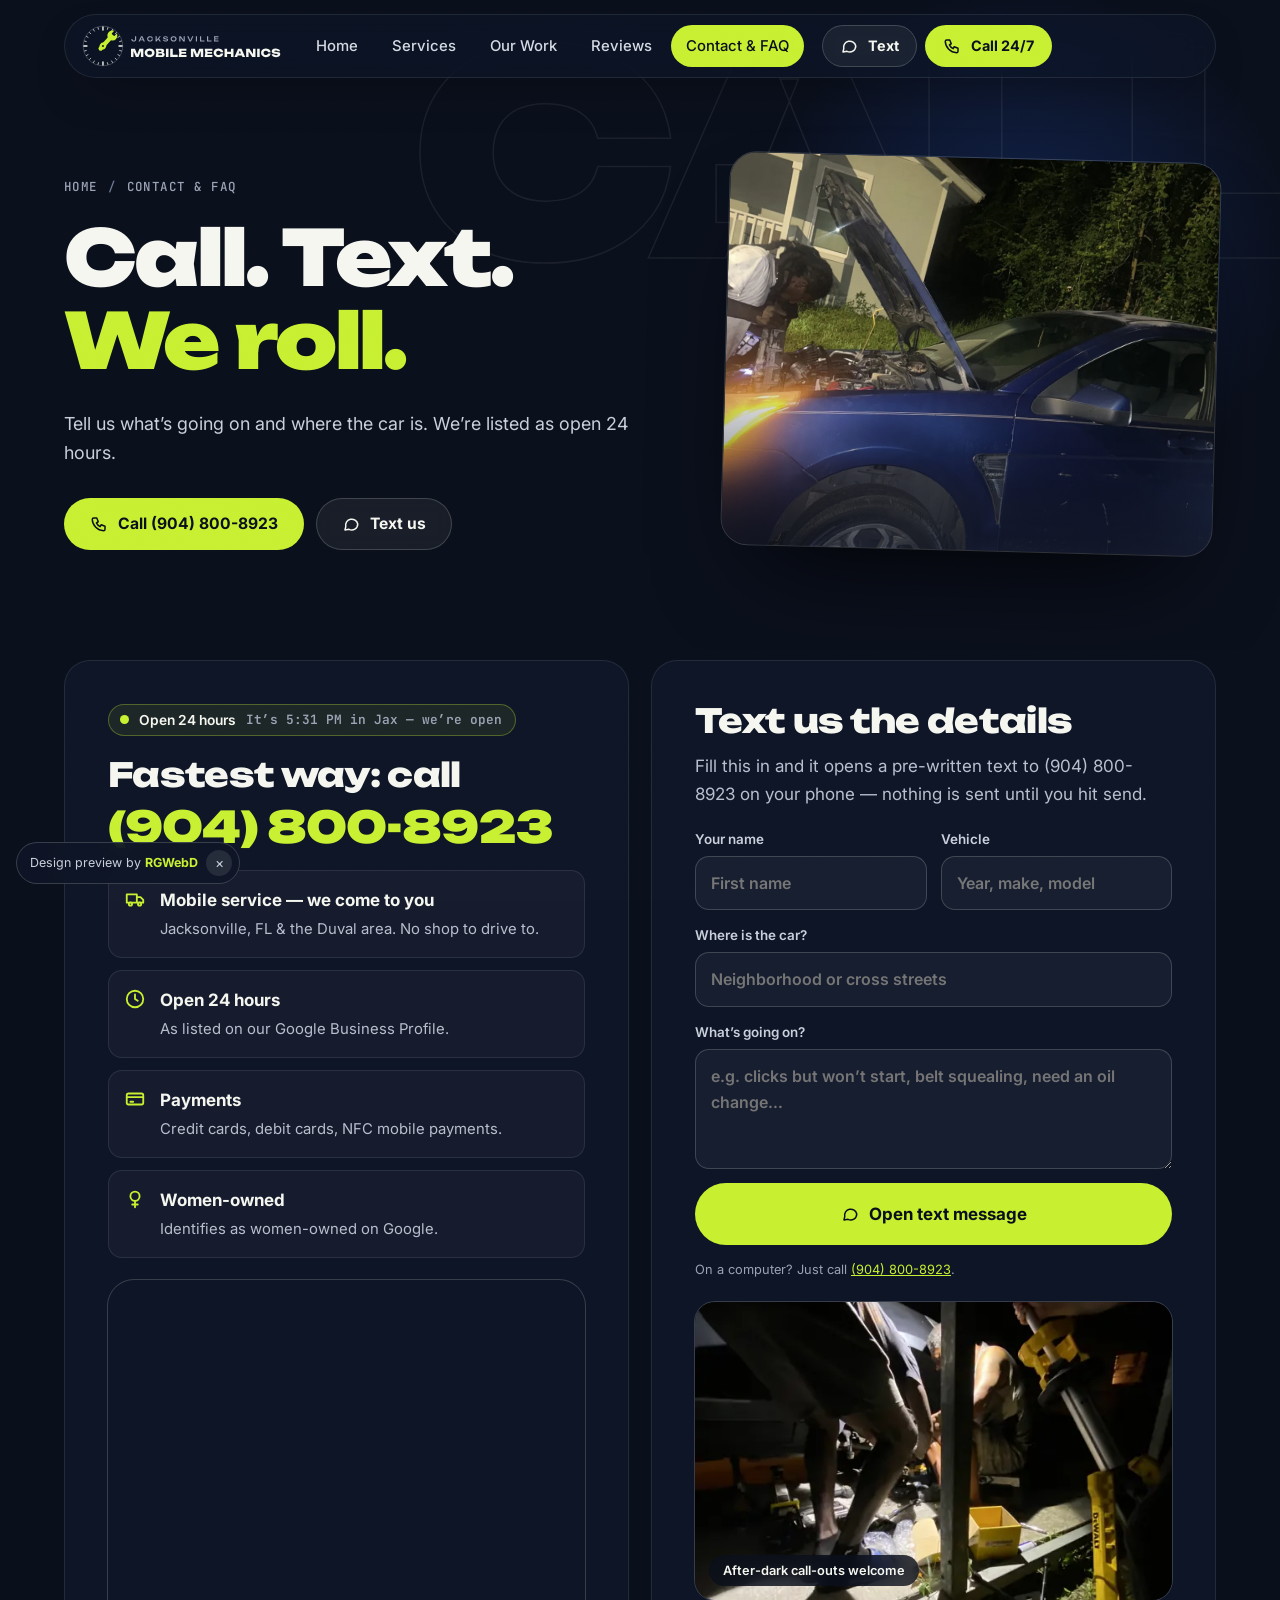
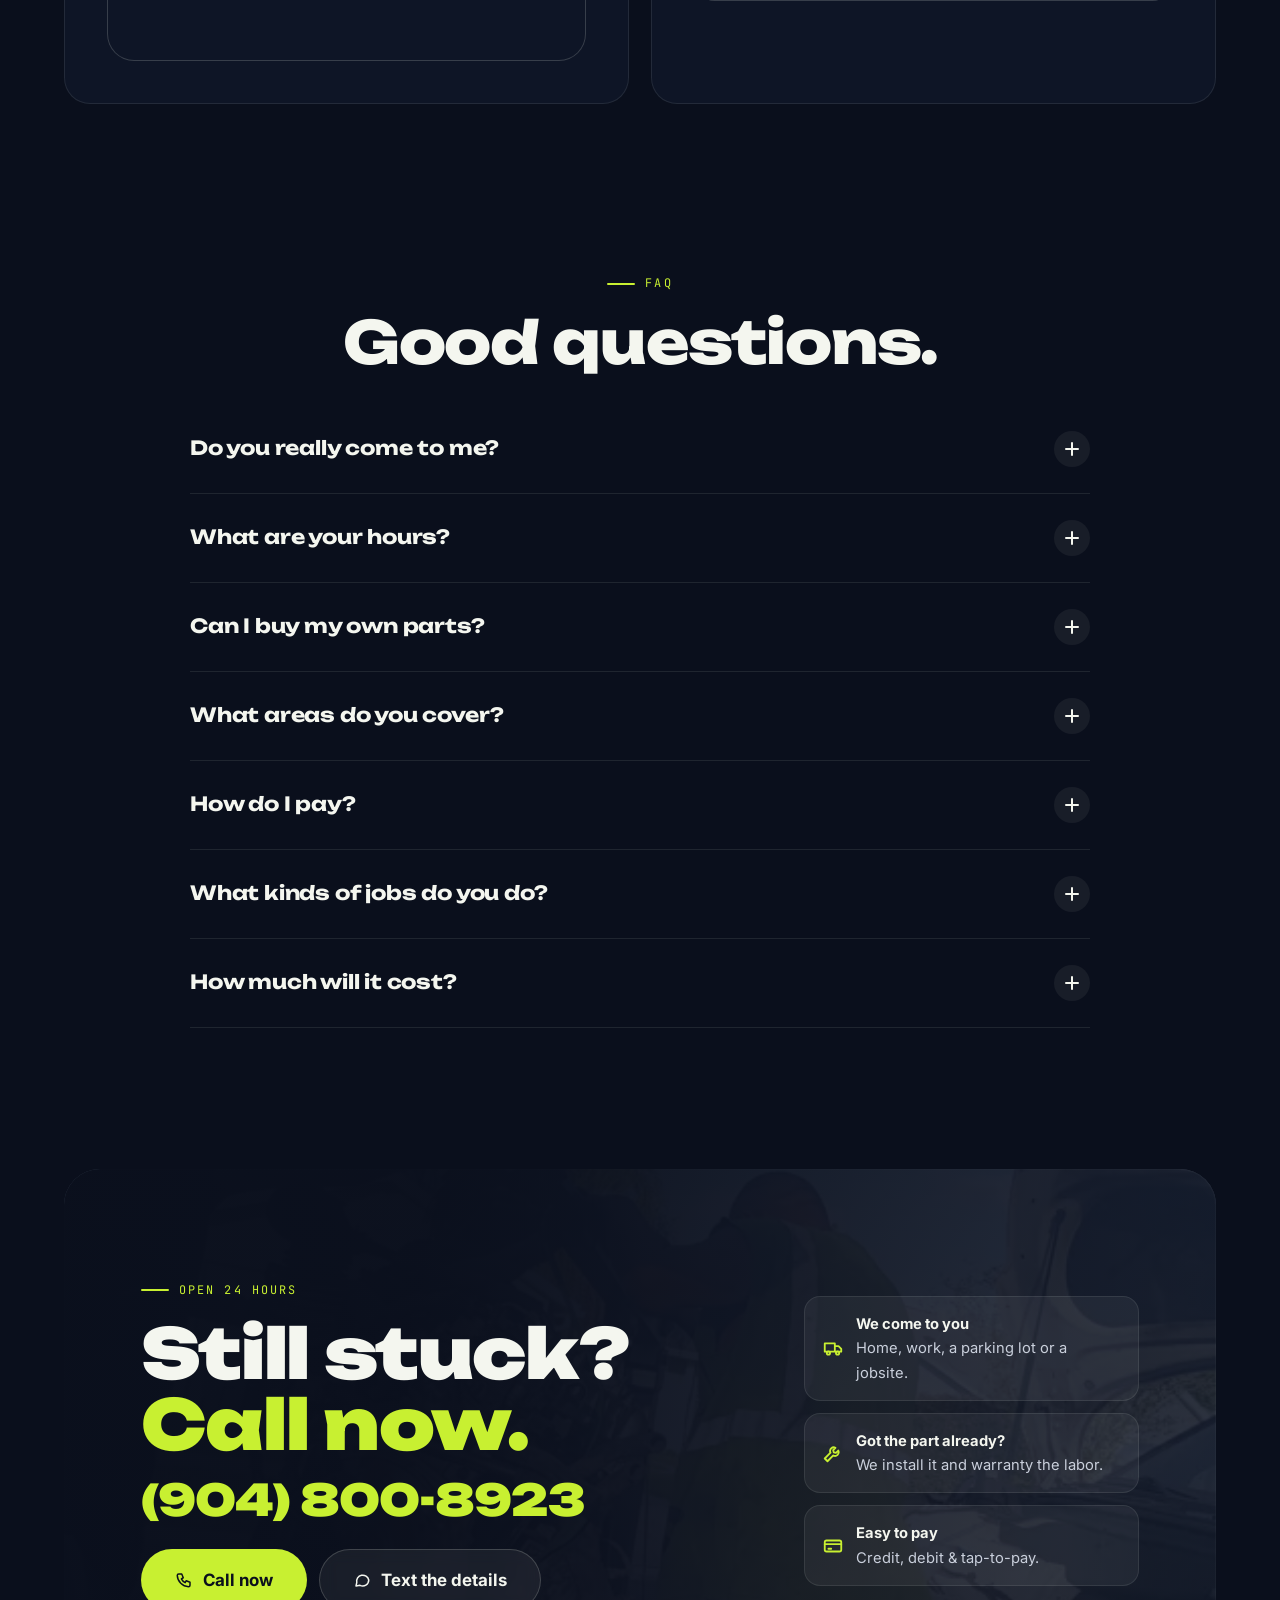
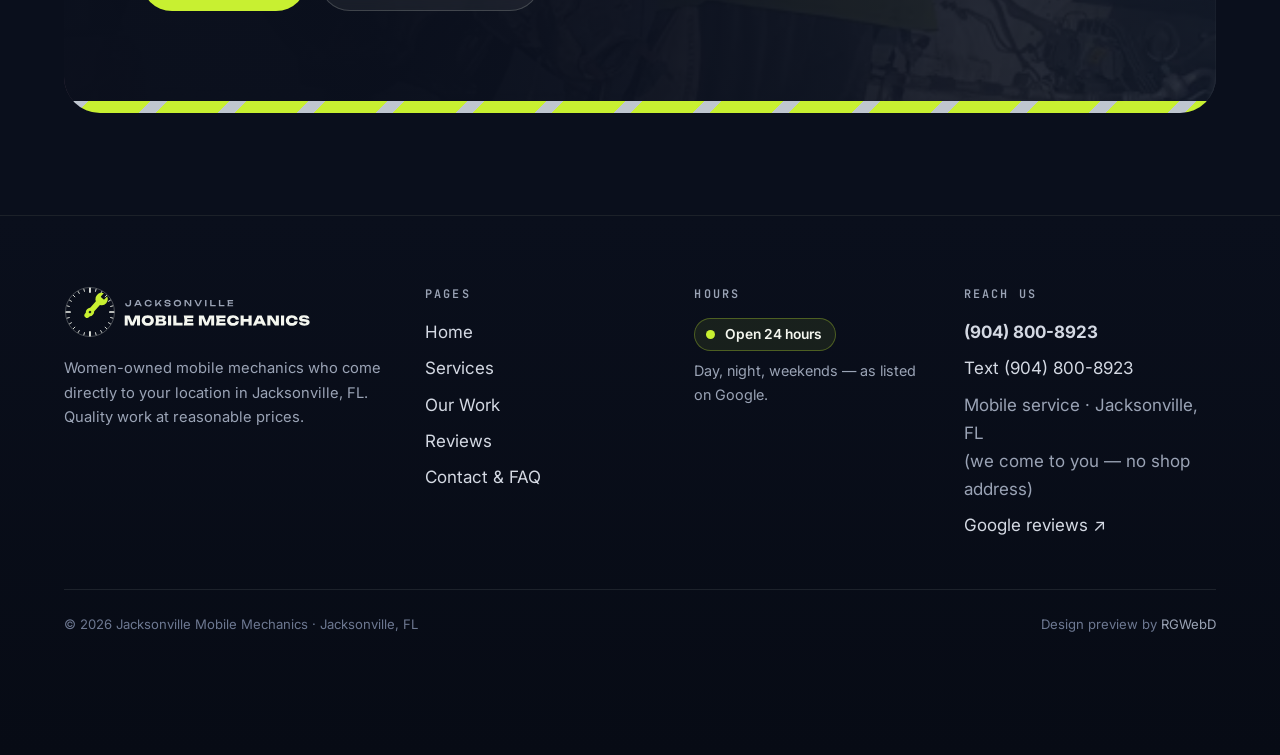
<file: contact.html>
<!doctype html><html lang="en"><head><meta charset="utf-8">
<meta name="viewport" content="width=device-width,initial-scale=1,viewport-fit=cover">
<title>Contact &amp; FAQ — Call (904) 800-8923 | Jacksonville Mobile Mechanics</title><meta name="description" content="Call or text Jacksonville Mobile Mechanics at (904) 800-8923. Open 24 hours, mobile service across Jacksonville, FL. Credit, debit and tap-to-pay accepted.">
<link rel="canonical" href="https://rgwebd.github.io/jacksonvillemobilemechanics-demo/contact.html"><meta name="theme-color" content="#0A0F1C">
<meta property="og:type" content="website"><meta property="og:site_name" content="Jacksonville Mobile Mechanics"><meta property="og:title" content="Contact &amp; FAQ — Call (904) 800-8923 | Jacksonville Mobile Mechanics"><meta property="og:description" content="Call or text Jacksonville Mobile Mechanics at (904) 800-8923. Open 24 hours, mobile service across Jacksonville, FL. Credit, debit and tap-to-pay accepted."><meta property="og:url" content="https://rgwebd.github.io/jacksonvillemobilemechanics-demo/contact.html"><meta property="og:image" content="https://rgwebd.github.io/jacksonvillemobilemechanics-demo/img/og.jpg"><meta property="og:image:width" content="1200"><meta property="og:image:height" content="630">
<meta name="twitter:card" content="summary_large_image"><meta name="twitter:title" content="Contact &amp; FAQ — Call (904) 800-8923 | Jacksonville Mobile Mechanics"><meta name="twitter:description" content="Call or text Jacksonville Mobile Mechanics at (904) 800-8923. Open 24 hours, mobile service across Jacksonville, FL. Credit, debit and tap-to-pay accepted."><meta name="twitter:image" content="https://rgwebd.github.io/jacksonvillemobilemechanics-demo/img/og.jpg">
<link rel="icon" href="favicon.svg" type="image/svg+xml"><link rel="icon" href="favicon.ico" sizes="any"><link rel="apple-touch-icon" href="apple-touch-icon.png">
<link rel="preconnect" href="https://fonts.googleapis.com"><link rel="preconnect" href="https://fonts.gstatic.com" crossorigin>
<link href="https://fonts.googleapis.com/css2?family=Inter:wght@400;500;600;700&family=JetBrains+Mono:wght@500;600;700&family=Unbounded:wght@500;700;800;900&display=swap" rel="stylesheet">
<link rel="stylesheet" href="styles.css?v=1"><script type="application/ld+json">{"@context": "https://schema.org", "@type": "AutoRepair", "@id": "https://rgwebd.github.io/jacksonvillemobilemechanics-demo/#business", "name": "Jacksonville Mobile Mechanics", "alternateName": ["JACKSONVILLE MOBILE MECHANICS LC", "Jacksonville Mobile Mechanics LLC"], "description": "Women-owned mobile mechanics in Jacksonville, FL who come directly to your location. Open 24 hours. Labor warranty on installation of client-provided auto parts.", "url": "https://rgwebd.github.io/jacksonvillemobilemechanics-demo/", "telephone": "+19048008923", "image": "https://rgwebd.github.io/jacksonvillemobilemechanics-demo/img/og.jpg", "logo": "https://rgwebd.github.io/jacksonvillemobilemechanics-demo/brand/logo-stacked-dark.svg", "address": {"@type": "PostalAddress", "addressLocality": "Jacksonville", "addressRegion": "FL", "addressCountry": "US"}, "areaServed": {"@type": "City", "name": "Jacksonville, Florida"}, "openingHoursSpecification": [{"@type": "OpeningHoursSpecification", "dayOfWeek": ["Monday", "Tuesday", "Wednesday", "Thursday", "Friday", "Saturday", "Sunday"], "opens": "00:00", "closes": "23:59"}], "paymentAccepted": "Credit card, Debit card, NFC mobile payments", "hasMap": "https://www.google.com/maps/place/JACKSONVILLE+MOBILE+MECHANICS+LC/data=!4m2!3m1!1s0x0:0x423d5202d75ca5d5", "sameAs": ["https://www.google.com/maps/place/JACKSONVILLE+MOBILE+MECHANICS+LC/data=!4m2!3m1!1s0x0:0x423d5202d75ca5d5"], "aggregateRating": {"@type": "AggregateRating", "ratingValue": "4.6", "reviewCount": "315", "bestRating": "5"}, "makesOffer": [{"@type": "Offer", "itemOffered": {"@type": "Service", "name": "Oil change"}}, {"@type": "Offer", "itemOffered": {"@type": "Service", "name": "Mobile mechanic repairs at your location"}}], "review": [{"@type": "Review", "author": {"@type": "Person", "name": "Corey Amos"}, "reviewRating": {"@type": "Rating", "ratingValue": "5", "bestRating": "5"}, "reviewBody": "Would 100% recommend to anybody who needs mechanic work in the Duval area. I called for help doing quite a bit of work on my 2000 Lincoln towncar when I was attempting a rather large project myself & ran into an issue. They were able to meet me at my house about an hour after I called & I felt the quote to perform the work was very fair. He sent me several pictures throughout the process. After performing the work he stayed & let me drive the car around a bit to ensure I was satisfied with the results & there were no issues left unattended. I will definitely be calling for future work. It's hard to find trustworthy people & there are a ton of “mechanics” out there who do not care about the quality of the craft, or have little mechanical knowledge. That is not the case here, don't hesitate to call!"}, {"@type": "Review", "author": {"@type": "Person", "name": "Tiffany R"}, "reviewRating": {"@type": "Rating", "ratingValue": "5", "bestRating": "5"}, "reviewBody": "I can't recommend Jacksonville Mobile Mechanics LLC enough! They helped me remove my drive shaft, and the entire experience exceeded my expectations from start to finish. Jaime and the crew were incredibly helpful, friendly, respectful, honest, efficient, and very affordable. They took the time to explain everything thoroughly, making sure I understood exactly what they were doing and why. I really appreciated how informative they were—they even pointed out other components that would likely need attention in the future and gave me honest, practical advice without trying to upsell me. Their pricing was more than fair, especially considering the quality of service and the amount of time they spent answering my questions and making sure I understood everything. It's rare to find mechanics who are this skilled, transparent, and affordable. It's hard to find a mechanic you can truly trust, but Jacksonville Mobile Mechanics LLC has definitely earned my confidence. Professional, reliable, knowledgeable, and genuinely committed to helping their customers. Jaime and the crew made what could have been a stressful repair a smooth and positive experience. They will absolutely be my designated mechanics from now on. If you're looking for honest, dependable, and very affordable mobile mechanics who truly go above and beyond, I highly recommend Jacksonville Mobile Mechanics LLC!"}, {"@type": "Review", "author": {"@type": "Person", "name": "James Mullis"}, "reviewRating": {"@type": "Rating", "ratingValue": "5", "bestRating": "5"}, "reviewBody": "Man let me tell you this company not only rushed to get to me at a grocery store parking lot because it died there, but they fixed it right there in the parking lot and got me back on the road! Super nice, very fast, and efficient. They even offered to pick up the part for me! I can’t say enough good things about this company, but I will tell you that if you are in a pinch and need a top notch mechanic, you won’t find better than these guys!"}, {"@type": "Review", "author": {"@type": "Person", "name": "Hotdogs fly"}, "reviewRating": {"@type": "Rating", "ratingValue": "5", "bestRating": "5"}, "reviewBody": "I had a loose fuel rail in the engine bay that was very difficult to access. I called them, and they arrived in 35 minutes, took a look, and got to work. When they were done , they made sure everything was connected properly. Overall, I am very pleased with the results, and I would call them again in a heartbeat."}, {"@type": "Review", "author": {"@type": "Person", "name": "dj morgan"}, "reviewRating": {"@type": "Rating", "ratingValue": "5", "bestRating": "5"}, "reviewBody": "Struggled with problems on my truck for a 2 days and 1 night, couldn't figure out what was wrong. I had one mechanic come and he couldn't figure out what was wrong, but these guys came and it took them 30 seconds to diagnose and fix my issue 10/10 they will be getting called again if I run into more issues."}, {"@type": "Review", "author": {"@type": "Person", "name": "Monica Campbell"}, "reviewRating": {"@type": "Rating", "ratingValue": "5", "bestRating": "5"}, "reviewBody": "I discovered early this morning that my undercarriage splash guard was detached and had damage. I found Jacksonville Mobile Mechanics on Google and called them about it. I spoke with Shaun and Jamie over the phone and was assured they could fix my issue. I AM SO GRATEFUL! Their staff was very friendly and educated me on what happened, how it affected my vehicle, and what was done to repair it. Today’s Sunday. They had me in and out in 20 minutes. I found my mechanic. ❤️"}, {"@type": "Review", "author": {"@type": "Person", "name": "Pile Up"}, "reviewRating": {"@type": "Rating", "ratingValue": "5", "bestRating": "5"}, "reviewBody": "Today was my first time using this service and I am very pleased with the work performed on my car. They arrived on time and worked efficiently. They helped me get the right part for my car and useful tips to help in the future. He went above and beyond for me. I’m new to Jacksonville so their assistance meant a lot to me. Again I thank you"}, {"@type": "Review", "author": {"@type": "Person", "name": "Staci Hedge"}, "reviewRating": {"@type": "Rating", "ratingValue": "5", "bestRating": "5"}, "reviewBody": "We had two of our technicians broken down on a jobsite, called Jacksonville Mobile Mechanics, and they responded promptly, and pricing was very fair. Will definitely use them in the future! Thank you so much for great service!! - Geno"}, {"@type": "Review", "author": {"@type": "Person", "name": "Jamyrah Fleureus"}, "reviewRating": {"@type": "Rating", "ratingValue": "5", "bestRating": "5"}, "reviewBody": "Best mechanics i’ve ever had, a lot of communication and very eager To get the job done right and on time. Highly recommend and plan to continue to use them for anything car related. Awesome service!"}, {"@type": "Review", "author": {"@type": "Person", "name": "Keke Powell"}, "reviewRating": {"@type": "Rating", "ratingValue": "5", "bestRating": "5"}, "reviewBody": "Great Service! Fast and reliable. They showed quick and did great quality work. Also educated me on my car. Will be using again!"}, {"@type": "Review", "author": {"@type": "Person", "name": "Betty Turner"}, "reviewRating": {"@type": "Rating", "ratingValue": "5", "bestRating": "5"}, "reviewBody": "This couple is dependable, fast and very reasonable! You can depend on them to do what they promise and more! Very pleasant people."}]}</script><script type="application/ld+json">{"@context": "https://schema.org", "@type": "BreadcrumbList", "itemListElement": [{"@type": "ListItem", "position": 1, "name": "Home", "item": "https://rgwebd.github.io/jacksonvillemobilemechanics-demo/"}, {"@type": "ListItem", "position": 2, "name": "Contact & FAQ", "item": "https://rgwebd.github.io/jacksonvillemobilemechanics-demo/contact.html"}]}</script><script type="application/ld+json">{"@context": "https://schema.org", "@type": "FAQPage", "mainEntity": [{"@type": "Question", "name": "Do you really come to me?", "acceptedAnswer": {"@type": "Answer", "text": "Yes. We’re a mobile mechanic — we come directly to your location to repair your vehicle: home, work, a parking lot or a jobsite."}}, {"@type": "Question", "name": "What are your hours?", "acceptedAnswer": {"@type": "Answer", "text": "Our Google listing shows us as open 24 hours. Call or text any time — day, night or weekend."}}, {"@type": "Question", "name": "Can I buy my own parts?", "acceptedAnswer": {"@type": "Answer", "text": "Yes. We primarily provide and warranty the labor portion of installing client-provided auto parts, and we can help you pick the right part for your car."}}, {"@type": "Question", "name": "What areas do you cover?", "acceptedAnswer": {"@type": "Answer", "text": "We serve Jacksonville, Florida and the surrounding Duval area. Call with your location and we’ll confirm."}}, {"@type": "Question", "name": "How do I pay?", "acceptedAnswer": {"@type": "Answer", "text": "We accept credit cards, debit cards and NFC mobile payments (tap-to-pay)."}}, {"@type": "Question", "name": "What kinds of jobs do you do?", "acceptedAnswer": {"@type": "Answer", "text": "Customers most often call us for diagnostics, starter replacement, serpentine belts and oil changes, plus breakdowns at home, work or in a parking lot. Call to describe your job."}}, {"@type": "Question", "name": "How much will it cost?", "acceptedAnswer": {"@type": "Answer", "text": "Every job is different, so we quote per job. Reviewers regularly describe our pricing as fair and reasonable."}}]}</script><script src="https://cosmiccallers.lovable.app/demo-track.js" data-demo="jacksonvillemobilemechanics-demo" defer></script></head><body><a class="skip" href="#main">Skip to content</a><div class="progress" aria-hidden="true"></div><div class="grain" aria-hidden="true"></div>
<header class="nav"><div class="wrap bar"><a class="brand" href="index.html" aria-label="Jacksonville Mobile Mechanics home"><img src="brand/logo-horizontal-dark.svg" alt="Jacksonville Mobile Mechanics" width="372" height="92"></a>
<nav aria-label="Main"><ul><li><a href="index.html">Home</a></li><li><a href="services.html">Services</a></li><li><a href="work.html">Our Work</a></li><li><a href="reviews.html">Reviews</a></li><li><a href="contact.html" aria-current=page>Contact & FAQ</a></li></ul></nav>
<div class="acts"><a class="btn ghost sm" href="sms:+19048008923"><svg class="" viewBox="0 0 24 24" fill="none" stroke="currentColor" stroke-width="2" stroke-linecap="round" stroke-linejoin="round" aria-hidden="true"><path d="M21 12a8 8 0 0 1-11.6 7.1L4 20l1-4.6A8 8 0 1 1 21 12z"/></svg>Text</a><a class="btn sm mag" href="tel:+19048008923"><svg class="" viewBox="0 0 24 24" fill="none" stroke="currentColor" stroke-width="2" stroke-linecap="round" stroke-linejoin="round" aria-hidden="true"><path d="M5 4h4l2 5-2.5 1.5a11 11 0 0 0 5 5L15 13l5 2v4a2 2 0 0 1-2 2A16 16 0 0 1 3 6a2 2 0 0 1 2-2"/></svg>Call 24/7</a></div>
<button class="menu-btn" aria-label="Open menu" aria-expanded="false" aria-controls="mmenu"><span></span><span></span><span></span></button></div></header>
<div class="mmenu" id="mmenu" aria-hidden="true"><nav aria-label="Mobile"><a class="l" href="index.html">Home</a><a class="l" href="services.html">Services</a><a class="l" href="work.html">Our Work</a><a class="l" href="reviews.html">Reviews</a><a class="l" href="contact.html" aria-current=page>Contact & FAQ</a></nav>
<div class="mm-acts"><a class="btn" href="tel:+19048008923"><svg class="" viewBox="0 0 24 24" fill="none" stroke="currentColor" stroke-width="2" stroke-linecap="round" stroke-linejoin="round" aria-hidden="true"><path d="M5 4h4l2 5-2.5 1.5a11 11 0 0 0 5 5L15 13l5 2v4a2 2 0 0 1-2 2A16 16 0 0 1 3 6a2 2 0 0 1 2-2"/></svg>(904) 800-8923</a><a class="btn ghost" href="sms:+19048008923"><svg class="" viewBox="0 0 24 24" fill="none" stroke="currentColor" stroke-width="2" stroke-linecap="round" stroke-linejoin="round" aria-hidden="true"><path d="M21 12a8 8 0 0 1-11.6 7.1L4 20l1-4.6A8 8 0 1 1 21 12z"/></svg>Text us</a></div>
<p class="mm-meta"><span class="live"><span class="dot"></span>Open 24 hours</span><br><br>Mobile service across Jacksonville, FL — we come to you.</p></div><main id="main"><section class="phero"><div class="bigtype" aria-hidden="true" data-px="-.12">CALL</div><div class="wrap phero-grid">
<div><ol class="crumbs" aria-label="Breadcrumb"><li><a href="index.html">Home</a></li><li aria-current="page">Contact &amp; FAQ</li></ol>
<h1 class="split"><span class="ln"><span>Call. Text.</span></span><span class="ln"><span><span class="lime">We roll.</span></span></span></h1><p class="lede rv d1">Tell us what’s going on and where the car is. We’re listed as open 24 hours.</p>
<div class="ctas rv d2"><a class="btn mag" href="tel:+19048008923"><svg class="" viewBox="0 0 24 24" fill="none" stroke="currentColor" stroke-width="2" stroke-linecap="round" stroke-linejoin="round" aria-hidden="true"><path d="M5 4h4l2 5-2.5 1.5a11 11 0 0 0 5 5L15 13l5 2v4a2 2 0 0 1-2 2A16 16 0 0 1 3 6a2 2 0 0 1 2-2"/></svg>Call (904) 800-8923</a><a class="btn ghost" href="sms:+19048008923"><svg class="" viewBox="0 0 24 24" fill="none" stroke="currentColor" stroke-width="2" stroke-linecap="round" stroke-linejoin="round" aria-hidden="true"><path d="M21 12a8 8 0 0 1-11.6 7.1L4 20l1-4.6A8 8 0 1 1 21 12z"/></svg>Text us</a></div></div>
<div class="rv d2"><div class="frame"><img src="img/g07.webp" srcset="img/g07-s.webp 570w, img/g07.webp 1200w" sizes="(max-width:860px) 100vw, 50vw" width="1200" height="1600" alt="Mechanic under the hood of a blue car at night" fetchpriority="high"><div class="shade"></div></div></div></div></section><section class="sec" style="padding-top:10px"><div class="wrap ct-grid">
<div class="panel rv"><span class="live"><span class="dot"></span>Open 24 hours <span class="clock" data-clock></span></span><h2 style="margin-top:22px">Fastest way: call</h2><a class="cta-phone" href="tel:+19048008923" style="margin:6px 0 20px">(904) 800-8923</a>
<ul class="info-list"><li><svg class="" viewBox="0 0 24 24" fill="none" stroke="currentColor" stroke-width="2" stroke-linecap="round" stroke-linejoin="round" aria-hidden="true"><path d="M3 7h11v9H3zM14 10h4l3 3v3h-7"/><circle cx="7" cy="17.5" r="1.8"/><circle cx="17" cy="17.5" r="1.8"/></svg><div><b>Mobile service — we come to you</b><span>Jacksonville, FL &amp; the Duval area. No shop to drive to.</span></div></li>
<li><svg class="" viewBox="0 0 24 24" fill="none" stroke="currentColor" stroke-width="2" stroke-linecap="round" stroke-linejoin="round" aria-hidden="true"><circle cx="12" cy="12" r="9"/><path d="M12 7v5l3 2"/></svg><div><b>Open 24 hours</b><span>As listed on our Google Business Profile.</span></div></li>
<li><svg class="" viewBox="0 0 24 24" fill="none" stroke="currentColor" stroke-width="2" stroke-linecap="round" stroke-linejoin="round" aria-hidden="true"><rect x="3" y="6" width="18" height="12" rx="2"/><path d="M3 10h18M7 15h3"/></svg><div><b>Payments</b><span>Credit cards, debit cards, NFC mobile payments.</span></div></li>
<li><svg class="" viewBox="0 0 24 24" fill="none" stroke="currentColor" stroke-width="2" stroke-linecap="round" stroke-linejoin="round" aria-hidden="true"><circle cx="12" cy="9" r="5"/><path d="M12 14v7M9 18h6"/></svg><div><b>Women-owned</b><span>Identifies as women-owned on Google.</span></div></li></ul>
<div class="map"><iframe title="Map of Jacksonville, FL service area" loading="lazy" referrerpolicy="no-referrer-when-downgrade" src="https://www.google.com/maps?q=Jacksonville,+FL&amp;z=10&amp;output=embed"></iframe></div></div>
<div class="panel rv d1"><h2>Text us the details</h2><p style="color:#B7BFCD">Fill this in and it opens a pre-written text to (904) 800-8923 on your phone — nothing is sent until you hit send.</p>
<form class="form" id="txtform" data-tel="+19048008923"><div class="two"><label>Your name<input name="name" autocomplete="name" placeholder="First name"></label><label>Vehicle<input name="vehicle" placeholder="Year, make, model"></label></div>
<label>Where is the car?<input name="where" placeholder="Neighborhood or cross streets"></label>
<label>What’s going on?<textarea name="issue" placeholder="e.g. clicks but won’t start, belt squealing, need an oil change…"></textarea></label>
<button class="btn lg mag" type="submit"><svg class="" viewBox="0 0 24 24" fill="none" stroke="currentColor" stroke-width="2" stroke-linecap="round" stroke-linejoin="round" aria-hidden="true"><path d="M21 12a8 8 0 0 1-11.6 7.1L4 20l1-4.6A8 8 0 1 1 21 12z"/></svg>Open text message</button><p class="small">On a computer? Just call <a href="tel:+19048008923" style="color:var(--lime)">(904) 800-8923</a>.</p></form>
<div class="ph-note"><img src="img/g12-s.webp" width="570" height="760" alt="Mechanics working with jack stands at night" loading="lazy" decoding="async"><span>After-dark call-outs welcome</span></div></div></div></section>
<section class="sec" style="padding-top:20px" aria-labelledby="faq-h"><div class="wrap"><div style="text-align:center;margin-bottom:30px"><span class="eyebrow rv">FAQ</span><h2 class="h2 split" id="faq-h"><span class="ln"><span>Good questions.</span></span></h2></div><div class="faq"><details class="rv"><summary>Do you really come to me?<span class="pm" aria-hidden="true"></span></summary><p>Yes. We’re a mobile mechanic — we come directly to your location to repair your vehicle: home, work, a parking lot or a jobsite.</p></details><details class="rv"><summary>What are your hours?<span class="pm" aria-hidden="true"></span></summary><p>Our Google listing shows us as open 24 hours. Call or text any time — day, night or weekend.</p></details><details class="rv"><summary>Can I buy my own parts?<span class="pm" aria-hidden="true"></span></summary><p>Yes. We primarily provide and warranty the labor portion of installing client-provided auto parts, and we can help you pick the right part for your car.</p></details><details class="rv"><summary>What areas do you cover?<span class="pm" aria-hidden="true"></span></summary><p>We serve Jacksonville, Florida and the surrounding Duval area. Call with your location and we’ll confirm.</p></details><details class="rv"><summary>How do I pay?<span class="pm" aria-hidden="true"></span></summary><p>We accept credit cards, debit cards and NFC mobile payments (tap-to-pay).</p></details><details class="rv"><summary>What kinds of jobs do you do?<span class="pm" aria-hidden="true"></span></summary><p>Customers most often call us for diagnostics, starter replacement, serpentine belts and oil changes, plus breakdowns at home, work or in a parking lot. Call to describe your job.</p></details><details class="rv"><summary>How much will it cost?<span class="pm" aria-hidden="true"></span></summary><p>Every job is different, so we quote per job. Reviewers regularly describe our pricing as fair and reasonable.</p></details></div></div></section>
<section class="cta-band rv" aria-labelledby="cta-h"><div class="bgimg"><img src="img/g20-s.webp" width="570" height="760" alt="" loading="lazy" decoding="async"></div>
<div class="cta-in"><div><span class="eyebrow">Open 24 hours</span><h2 id="cta-h">Still stuck? <span class="lime">Call now.</span></h2>
<a class="cta-phone" href="tel:+19048008923">(904) 800-8923</a><div style="display:flex;gap:12px;flex-wrap:wrap"><a class="btn lg mag" href="tel:+19048008923"><svg class="" viewBox="0 0 24 24" fill="none" stroke="currentColor" stroke-width="2" stroke-linecap="round" stroke-linejoin="round" aria-hidden="true"><path d="M5 4h4l2 5-2.5 1.5a11 11 0 0 0 5 5L15 13l5 2v4a2 2 0 0 1-2 2A16 16 0 0 1 3 6a2 2 0 0 1 2-2"/></svg>Call now</a><a class="btn lg ghost" href="sms:+19048008923"><svg class="" viewBox="0 0 24 24" fill="none" stroke="currentColor" stroke-width="2" stroke-linecap="round" stroke-linejoin="round" aria-hidden="true"><path d="M21 12a8 8 0 0 1-11.6 7.1L4 20l1-4.6A8 8 0 1 1 21 12z"/></svg>Text the details</a></div></div>
<div class="cta-side"><div class="row"><svg class="" viewBox="0 0 24 24" fill="none" stroke="currentColor" stroke-width="2" stroke-linecap="round" stroke-linejoin="round" aria-hidden="true"><path d="M3 7h11v9H3zM14 10h4l3 3v3h-7"/><circle cx="7" cy="17.5" r="1.8"/><circle cx="17" cy="17.5" r="1.8"/></svg><div><b>We come to you</b>Home, work, a parking lot or a jobsite.</div></div><div class="row"><svg class="" viewBox="0 0 24 24" fill="none" stroke="currentColor" stroke-width="2" stroke-linecap="round" stroke-linejoin="round" aria-hidden="true"><path d="M14.7 6.3a4 4 0 0 0-5.4 5.4L3 18l3 3 6.3-6.3a4 4 0 0 0 5.4-5.4l-2.5 2.5-2.4-.6-.6-2.4z"/></svg><div><b>Got the part already?</b>We install it and warranty the labor.</div></div><div class="row"><svg class="" viewBox="0 0 24 24" fill="none" stroke="currentColor" stroke-width="2" stroke-linecap="round" stroke-linejoin="round" aria-hidden="true"><rect x="3" y="6" width="18" height="12" rx="2"/><path d="M3 10h18M7 15h3"/></svg><div><b>Easy to pay</b>Credit, debit &amp; tap-to-pay.</div></div></div></div>
<div class="tape" aria-hidden="true"></div></section></main><footer class="foot"><div class="wrap"><div class="foot-grid">
<div class="fbrand"><img src="brand/logo-horizontal-dark.svg" alt="Jacksonville Mobile Mechanics" width="372" height="92" loading="lazy"><p>Women-owned mobile mechanics who come directly to your location in Jacksonville, FL. Quality work at reasonable prices.</p></div>
<div><h4>Pages</h4><ul><li><a href="index.html">Home</a></li><li><a href="services.html">Services</a></li><li><a href="work.html">Our Work</a></li><li><a href="reviews.html">Reviews</a></li><li><a href="contact.html">Contact & FAQ</a></li></ul></div>
<div><h4>Hours</h4><ul><li><span class="live"><span class="dot"></span>Open 24 hours</span></li><li style="color:var(--muted);font-size:.9rem">Day, night, weekends — as listed on Google.</li></ul></div>
<div><h4>Reach us</h4><ul><li><a href="tel:+19048008923"><b>(904) 800-8923</b></a></li><li><a href="sms:+19048008923">Text (904) 800-8923</a></li><li style="color:var(--muted)">Mobile service · Jacksonville, FL<br>(we come to you — no shop address)</li><li><a href="https://www.google.com/maps/place/JACKSONVILLE+MOBILE+MECHANICS+LC/data=!4m2!3m1!1s0x0:0x423d5202d75ca5d5" rel="noopener" target="_blank">Google reviews ↗</a></li></ul></div>
</div><div class="legal"><span>© <span data-year>2026</span> Jacksonville Mobile Mechanics · Jacksonville, FL</span><span>Design preview by <a href="https://github.com/RGWebD" rel="noopener">RGWebD</a></span></div></div></footer>
<div class="mbar"><a class="btn" href="tel:+19048008923"><svg class="" viewBox="0 0 24 24" fill="none" stroke="currentColor" stroke-width="2" stroke-linecap="round" stroke-linejoin="round" aria-hidden="true"><path d="M5 4h4l2 5-2.5 1.5a11 11 0 0 0 5 5L15 13l5 2v4a2 2 0 0 1-2 2A16 16 0 0 1 3 6a2 2 0 0 1 2-2"/></svg>Call now</a><a class="btn ghost" href="sms:+19048008923"><svg class="" viewBox="0 0 24 24" fill="none" stroke="currentColor" stroke-width="2" stroke-linecap="round" stroke-linejoin="round" aria-hidden="true"><path d="M21 12a8 8 0 0 1-11.6 7.1L4 20l1-4.6A8 8 0 1 1 21 12z"/></svg>Text us</a></div>
<div class="demo" role="note"><span>Design preview by <b>RGWebD</b></span><button aria-label="Dismiss preview note">×</button></div>
<script src="script.js?v=1" defer></script></body></html>
</file>
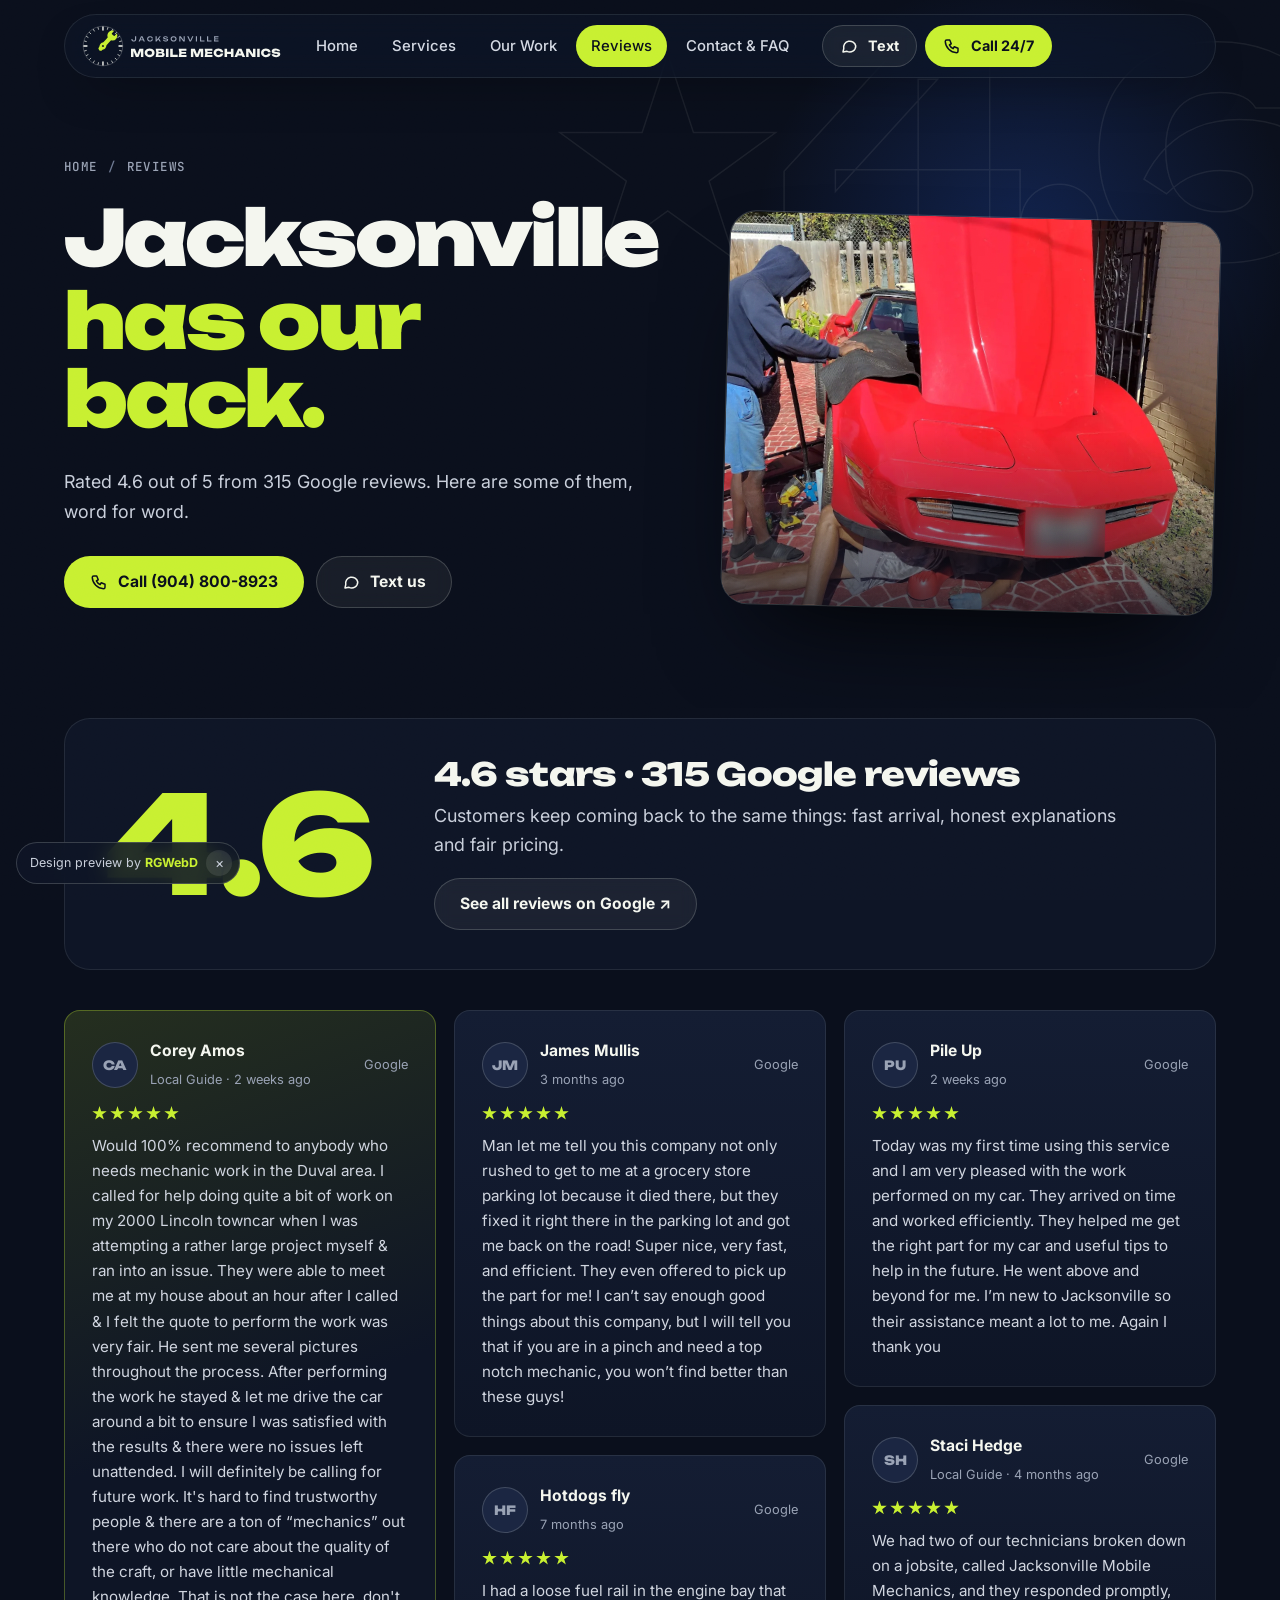
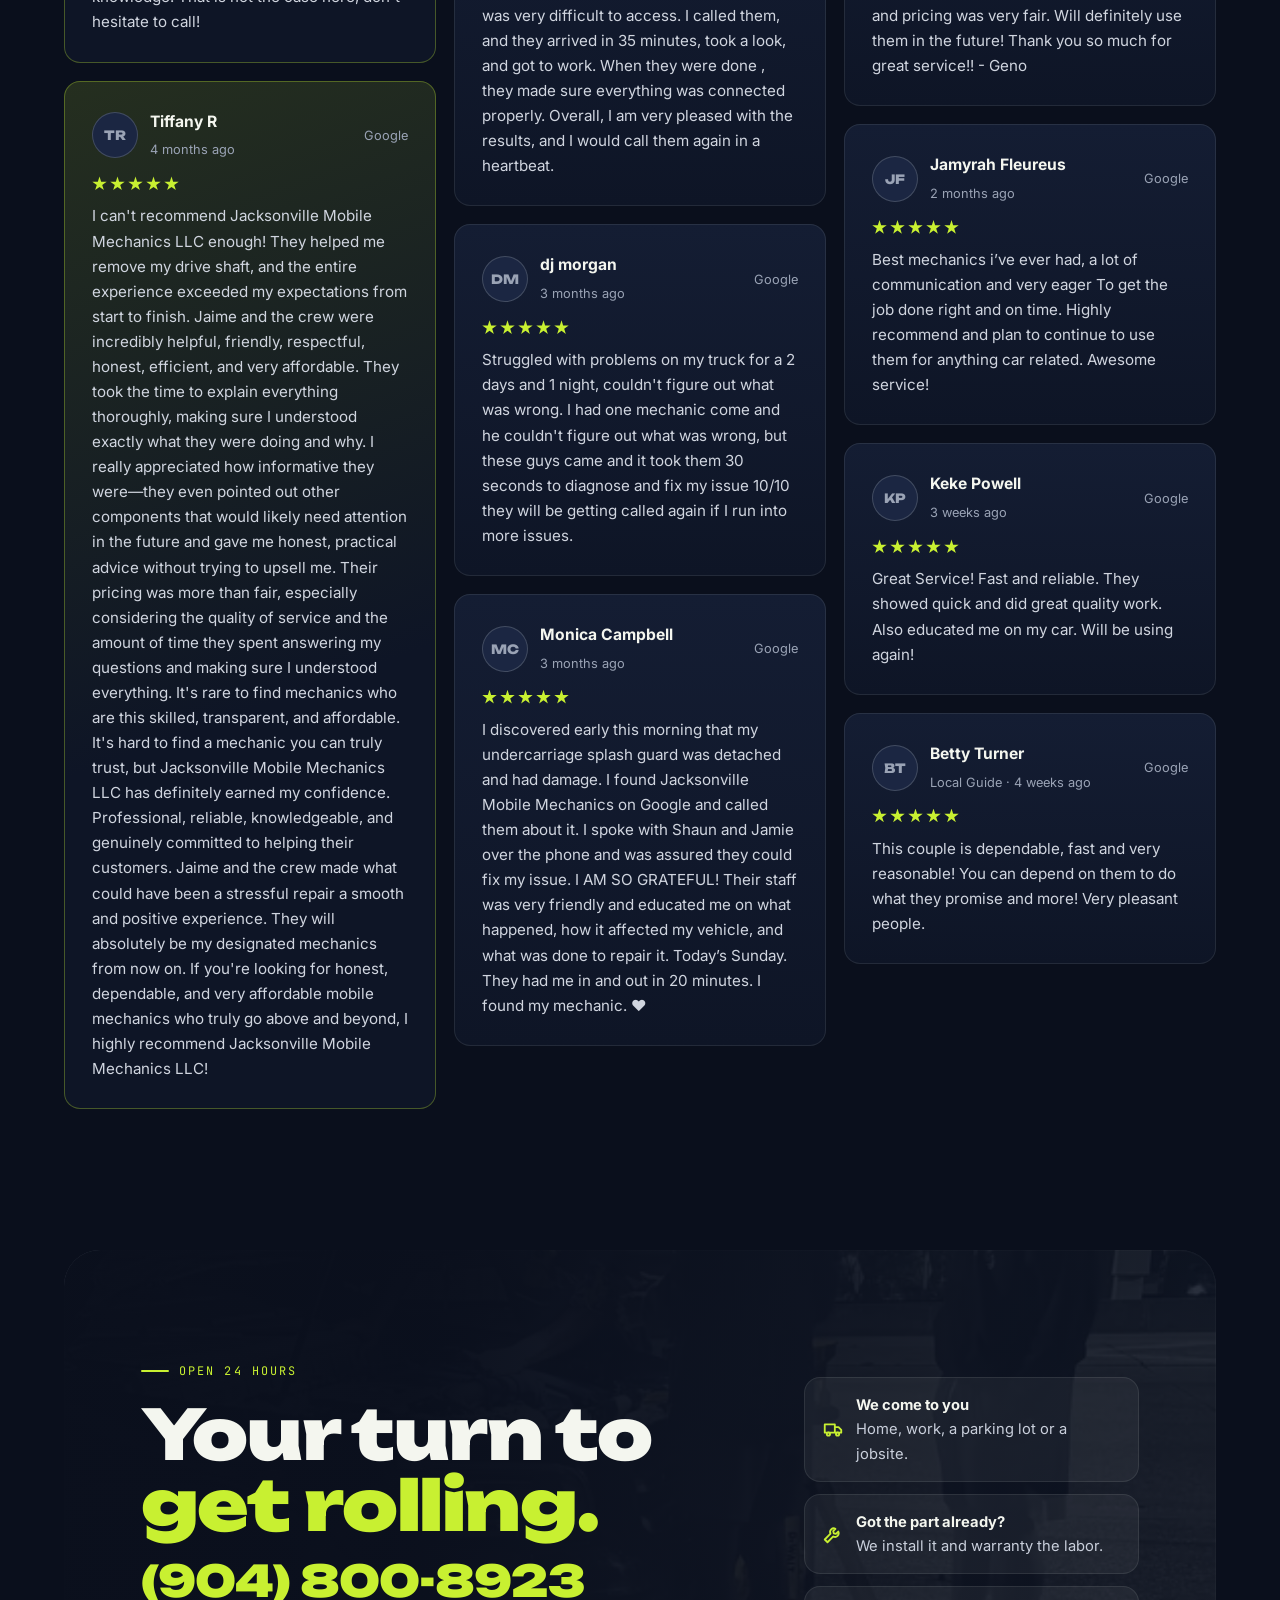
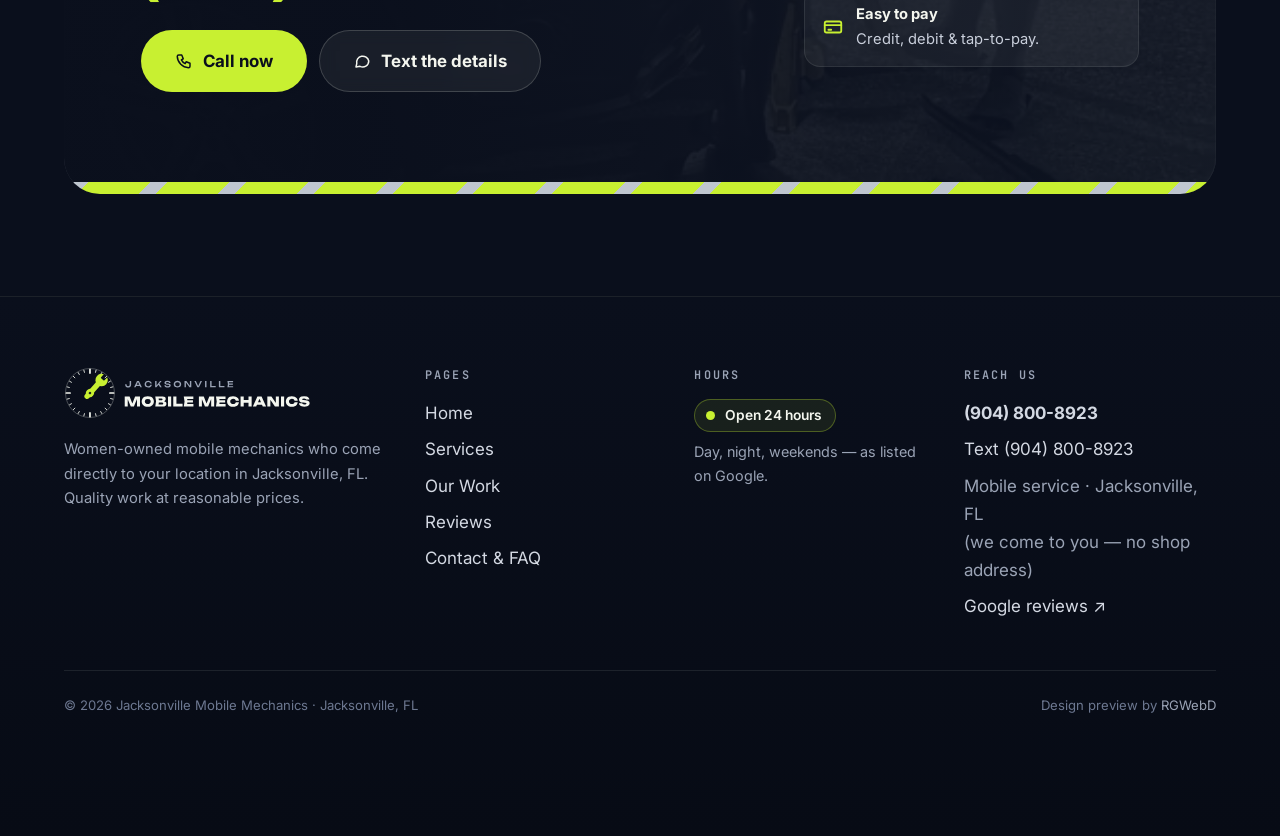
<file: reviews.html>
<!doctype html><html lang="en"><head><meta charset="utf-8">
<meta name="viewport" content="width=device-width,initial-scale=1,viewport-fit=cover">
<title>Reviews — 4.6★ from 315 Google Reviews | Jacksonville Mobile Mechanics</title><meta name="description" content="Read what Jacksonville drivers say about Jacksonville Mobile Mechanics: rated 4.6 stars from 315 Google reviews. Fast, honest mobile repairs at your location.">
<link rel="canonical" href="https://rgwebd.github.io/jacksonvillemobilemechanics-demo/reviews.html"><meta name="theme-color" content="#0A0F1C">
<meta property="og:type" content="website"><meta property="og:site_name" content="Jacksonville Mobile Mechanics"><meta property="og:title" content="Reviews — 4.6★ from 315 Google Reviews | Jacksonville Mobile Mechanics"><meta property="og:description" content="Read what Jacksonville drivers say about Jacksonville Mobile Mechanics: rated 4.6 stars from 315 Google reviews. Fast, honest mobile repairs at your location."><meta property="og:url" content="https://rgwebd.github.io/jacksonvillemobilemechanics-demo/reviews.html"><meta property="og:image" content="https://rgwebd.github.io/jacksonvillemobilemechanics-demo/img/og.jpg"><meta property="og:image:width" content="1200"><meta property="og:image:height" content="630">
<meta name="twitter:card" content="summary_large_image"><meta name="twitter:title" content="Reviews — 4.6★ from 315 Google Reviews | Jacksonville Mobile Mechanics"><meta name="twitter:description" content="Read what Jacksonville drivers say about Jacksonville Mobile Mechanics: rated 4.6 stars from 315 Google reviews. Fast, honest mobile repairs at your location."><meta name="twitter:image" content="https://rgwebd.github.io/jacksonvillemobilemechanics-demo/img/og.jpg">
<link rel="icon" href="favicon.svg" type="image/svg+xml"><link rel="icon" href="favicon.ico" sizes="any"><link rel="apple-touch-icon" href="apple-touch-icon.png">
<link rel="preconnect" href="https://fonts.googleapis.com"><link rel="preconnect" href="https://fonts.gstatic.com" crossorigin>
<link href="https://fonts.googleapis.com/css2?family=Inter:wght@400;500;600;700&family=JetBrains+Mono:wght@500;600;700&family=Unbounded:wght@500;700;800;900&display=swap" rel="stylesheet">
<link rel="stylesheet" href="styles.css?v=1"><script type="application/ld+json">{"@context": "https://schema.org", "@type": "AutoRepair", "@id": "https://rgwebd.github.io/jacksonvillemobilemechanics-demo/#business", "name": "Jacksonville Mobile Mechanics", "alternateName": ["JACKSONVILLE MOBILE MECHANICS LC", "Jacksonville Mobile Mechanics LLC"], "description": "Women-owned mobile mechanics in Jacksonville, FL who come directly to your location. Open 24 hours. Labor warranty on installation of client-provided auto parts.", "url": "https://rgwebd.github.io/jacksonvillemobilemechanics-demo/", "telephone": "+19048008923", "image": "https://rgwebd.github.io/jacksonvillemobilemechanics-demo/img/og.jpg", "logo": "https://rgwebd.github.io/jacksonvillemobilemechanics-demo/brand/logo-stacked-dark.svg", "address": {"@type": "PostalAddress", "addressLocality": "Jacksonville", "addressRegion": "FL", "addressCountry": "US"}, "areaServed": {"@type": "City", "name": "Jacksonville, Florida"}, "openingHoursSpecification": [{"@type": "OpeningHoursSpecification", "dayOfWeek": ["Monday", "Tuesday", "Wednesday", "Thursday", "Friday", "Saturday", "Sunday"], "opens": "00:00", "closes": "23:59"}], "paymentAccepted": "Credit card, Debit card, NFC mobile payments", "hasMap": "https://www.google.com/maps/place/JACKSONVILLE+MOBILE+MECHANICS+LC/data=!4m2!3m1!1s0x0:0x423d5202d75ca5d5", "sameAs": ["https://www.google.com/maps/place/JACKSONVILLE+MOBILE+MECHANICS+LC/data=!4m2!3m1!1s0x0:0x423d5202d75ca5d5"], "aggregateRating": {"@type": "AggregateRating", "ratingValue": "4.6", "reviewCount": "315", "bestRating": "5"}, "makesOffer": [{"@type": "Offer", "itemOffered": {"@type": "Service", "name": "Oil change"}}, {"@type": "Offer", "itemOffered": {"@type": "Service", "name": "Mobile mechanic repairs at your location"}}], "review": [{"@type": "Review", "author": {"@type": "Person", "name": "Corey Amos"}, "reviewRating": {"@type": "Rating", "ratingValue": "5", "bestRating": "5"}, "reviewBody": "Would 100% recommend to anybody who needs mechanic work in the Duval area. I called for help doing quite a bit of work on my 2000 Lincoln towncar when I was attempting a rather large project myself & ran into an issue. They were able to meet me at my house about an hour after I called & I felt the quote to perform the work was very fair. He sent me several pictures throughout the process. After performing the work he stayed & let me drive the car around a bit to ensure I was satisfied with the results & there were no issues left unattended. I will definitely be calling for future work. It's hard to find trustworthy people & there are a ton of “mechanics” out there who do not care about the quality of the craft, or have little mechanical knowledge. That is not the case here, don't hesitate to call!"}, {"@type": "Review", "author": {"@type": "Person", "name": "Tiffany R"}, "reviewRating": {"@type": "Rating", "ratingValue": "5", "bestRating": "5"}, "reviewBody": "I can't recommend Jacksonville Mobile Mechanics LLC enough! They helped me remove my drive shaft, and the entire experience exceeded my expectations from start to finish. Jaime and the crew were incredibly helpful, friendly, respectful, honest, efficient, and very affordable. They took the time to explain everything thoroughly, making sure I understood exactly what they were doing and why. I really appreciated how informative they were—they even pointed out other components that would likely need attention in the future and gave me honest, practical advice without trying to upsell me. Their pricing was more than fair, especially considering the quality of service and the amount of time they spent answering my questions and making sure I understood everything. It's rare to find mechanics who are this skilled, transparent, and affordable. It's hard to find a mechanic you can truly trust, but Jacksonville Mobile Mechanics LLC has definitely earned my confidence. Professional, reliable, knowledgeable, and genuinely committed to helping their customers. Jaime and the crew made what could have been a stressful repair a smooth and positive experience. They will absolutely be my designated mechanics from now on. If you're looking for honest, dependable, and very affordable mobile mechanics who truly go above and beyond, I highly recommend Jacksonville Mobile Mechanics LLC!"}, {"@type": "Review", "author": {"@type": "Person", "name": "James Mullis"}, "reviewRating": {"@type": "Rating", "ratingValue": "5", "bestRating": "5"}, "reviewBody": "Man let me tell you this company not only rushed to get to me at a grocery store parking lot because it died there, but they fixed it right there in the parking lot and got me back on the road! Super nice, very fast, and efficient. They even offered to pick up the part for me! I can’t say enough good things about this company, but I will tell you that if you are in a pinch and need a top notch mechanic, you won’t find better than these guys!"}, {"@type": "Review", "author": {"@type": "Person", "name": "Hotdogs fly"}, "reviewRating": {"@type": "Rating", "ratingValue": "5", "bestRating": "5"}, "reviewBody": "I had a loose fuel rail in the engine bay that was very difficult to access. I called them, and they arrived in 35 minutes, took a look, and got to work. When they were done , they made sure everything was connected properly. Overall, I am very pleased with the results, and I would call them again in a heartbeat."}, {"@type": "Review", "author": {"@type": "Person", "name": "dj morgan"}, "reviewRating": {"@type": "Rating", "ratingValue": "5", "bestRating": "5"}, "reviewBody": "Struggled with problems on my truck for a 2 days and 1 night, couldn't figure out what was wrong. I had one mechanic come and he couldn't figure out what was wrong, but these guys came and it took them 30 seconds to diagnose and fix my issue 10/10 they will be getting called again if I run into more issues."}, {"@type": "Review", "author": {"@type": "Person", "name": "Monica Campbell"}, "reviewRating": {"@type": "Rating", "ratingValue": "5", "bestRating": "5"}, "reviewBody": "I discovered early this morning that my undercarriage splash guard was detached and had damage. I found Jacksonville Mobile Mechanics on Google and called them about it. I spoke with Shaun and Jamie over the phone and was assured they could fix my issue. I AM SO GRATEFUL! Their staff was very friendly and educated me on what happened, how it affected my vehicle, and what was done to repair it. Today’s Sunday. They had me in and out in 20 minutes. I found my mechanic. ❤️"}, {"@type": "Review", "author": {"@type": "Person", "name": "Pile Up"}, "reviewRating": {"@type": "Rating", "ratingValue": "5", "bestRating": "5"}, "reviewBody": "Today was my first time using this service and I am very pleased with the work performed on my car. They arrived on time and worked efficiently. They helped me get the right part for my car and useful tips to help in the future. He went above and beyond for me. I’m new to Jacksonville so their assistance meant a lot to me. Again I thank you"}, {"@type": "Review", "author": {"@type": "Person", "name": "Staci Hedge"}, "reviewRating": {"@type": "Rating", "ratingValue": "5", "bestRating": "5"}, "reviewBody": "We had two of our technicians broken down on a jobsite, called Jacksonville Mobile Mechanics, and they responded promptly, and pricing was very fair. Will definitely use them in the future! Thank you so much for great service!! - Geno"}, {"@type": "Review", "author": {"@type": "Person", "name": "Jamyrah Fleureus"}, "reviewRating": {"@type": "Rating", "ratingValue": "5", "bestRating": "5"}, "reviewBody": "Best mechanics i’ve ever had, a lot of communication and very eager To get the job done right and on time. Highly recommend and plan to continue to use them for anything car related. Awesome service!"}, {"@type": "Review", "author": {"@type": "Person", "name": "Keke Powell"}, "reviewRating": {"@type": "Rating", "ratingValue": "5", "bestRating": "5"}, "reviewBody": "Great Service! Fast and reliable. They showed quick and did great quality work. Also educated me on my car. Will be using again!"}, {"@type": "Review", "author": {"@type": "Person", "name": "Betty Turner"}, "reviewRating": {"@type": "Rating", "ratingValue": "5", "bestRating": "5"}, "reviewBody": "This couple is dependable, fast and very reasonable! You can depend on them to do what they promise and more! Very pleasant people."}]}</script><script type="application/ld+json">{"@context": "https://schema.org", "@type": "BreadcrumbList", "itemListElement": [{"@type": "ListItem", "position": 1, "name": "Home", "item": "https://rgwebd.github.io/jacksonvillemobilemechanics-demo/"}, {"@type": "ListItem", "position": 2, "name": "Reviews", "item": "https://rgwebd.github.io/jacksonvillemobilemechanics-demo/reviews.html"}]}</script><script src="https://cosmiccallers.lovable.app/demo-track.js" data-demo="jacksonvillemobilemechanics-demo" defer></script></head><body><a class="skip" href="#main">Skip to content</a><div class="progress" aria-hidden="true"></div><div class="grain" aria-hidden="true"></div>
<header class="nav"><div class="wrap bar"><a class="brand" href="index.html" aria-label="Jacksonville Mobile Mechanics home"><img src="brand/logo-horizontal-dark.svg" alt="Jacksonville Mobile Mechanics" width="372" height="92"></a>
<nav aria-label="Main"><ul><li><a href="index.html">Home</a></li><li><a href="services.html">Services</a></li><li><a href="work.html">Our Work</a></li><li><a href="reviews.html" aria-current=page>Reviews</a></li><li><a href="contact.html">Contact & FAQ</a></li></ul></nav>
<div class="acts"><a class="btn ghost sm" href="sms:+19048008923"><svg class="" viewBox="0 0 24 24" fill="none" stroke="currentColor" stroke-width="2" stroke-linecap="round" stroke-linejoin="round" aria-hidden="true"><path d="M21 12a8 8 0 0 1-11.6 7.1L4 20l1-4.6A8 8 0 1 1 21 12z"/></svg>Text</a><a class="btn sm mag" href="tel:+19048008923"><svg class="" viewBox="0 0 24 24" fill="none" stroke="currentColor" stroke-width="2" stroke-linecap="round" stroke-linejoin="round" aria-hidden="true"><path d="M5 4h4l2 5-2.5 1.5a11 11 0 0 0 5 5L15 13l5 2v4a2 2 0 0 1-2 2A16 16 0 0 1 3 6a2 2 0 0 1 2-2"/></svg>Call 24/7</a></div>
<button class="menu-btn" aria-label="Open menu" aria-expanded="false" aria-controls="mmenu"><span></span><span></span><span></span></button></div></header>
<div class="mmenu" id="mmenu" aria-hidden="true"><nav aria-label="Mobile"><a class="l" href="index.html">Home</a><a class="l" href="services.html">Services</a><a class="l" href="work.html">Our Work</a><a class="l" href="reviews.html" aria-current=page>Reviews</a><a class="l" href="contact.html">Contact & FAQ</a></nav>
<div class="mm-acts"><a class="btn" href="tel:+19048008923"><svg class="" viewBox="0 0 24 24" fill="none" stroke="currentColor" stroke-width="2" stroke-linecap="round" stroke-linejoin="round" aria-hidden="true"><path d="M5 4h4l2 5-2.5 1.5a11 11 0 0 0 5 5L15 13l5 2v4a2 2 0 0 1-2 2A16 16 0 0 1 3 6a2 2 0 0 1 2-2"/></svg>(904) 800-8923</a><a class="btn ghost" href="sms:+19048008923"><svg class="" viewBox="0 0 24 24" fill="none" stroke="currentColor" stroke-width="2" stroke-linecap="round" stroke-linejoin="round" aria-hidden="true"><path d="M21 12a8 8 0 0 1-11.6 7.1L4 20l1-4.6A8 8 0 1 1 21 12z"/></svg>Text us</a></div>
<p class="mm-meta"><span class="live"><span class="dot"></span>Open 24 hours</span><br><br>Mobile service across Jacksonville, FL — we come to you.</p></div><main id="main"><section class="phero"><div class="bigtype" aria-hidden="true" data-px="-.12">★4.6</div><div class="wrap phero-grid">
<div><ol class="crumbs" aria-label="Breadcrumb"><li><a href="index.html">Home</a></li><li aria-current="page">Reviews</li></ol>
<h1 class="split"><span class="ln"><span>Jacksonville</span></span><span class="ln"><span><span class="lime">has our back.</span></span></span></h1><p class="lede rv d1">Rated 4.6 out of 5 from 315 Google reviews. Here are some of them, word for word.</p>
<div class="ctas rv d2"><a class="btn mag" href="tel:+19048008923"><svg class="" viewBox="0 0 24 24" fill="none" stroke="currentColor" stroke-width="2" stroke-linecap="round" stroke-linejoin="round" aria-hidden="true"><path d="M5 4h4l2 5-2.5 1.5a11 11 0 0 0 5 5L15 13l5 2v4a2 2 0 0 1-2 2A16 16 0 0 1 3 6a2 2 0 0 1 2-2"/></svg>Call (904) 800-8923</a><a class="btn ghost" href="sms:+19048008923"><svg class="" viewBox="0 0 24 24" fill="none" stroke="currentColor" stroke-width="2" stroke-linecap="round" stroke-linejoin="round" aria-hidden="true"><path d="M21 12a8 8 0 0 1-11.6 7.1L4 20l1-4.6A8 8 0 1 1 21 12z"/></svg>Text us</a></div></div>
<div class="rv d2"><div class="frame"><img src="img/g02.webp" srcset="img/g02-s.webp 570w, img/g02.webp 1200w" sizes="(max-width:860px) 100vw, 50vw" width="1200" height="1600" alt="Mechanic working under a red classic Corvette on a brick driveway" fetchpriority="high"><div class="shade"></div></div></div></div></section><section class="sec" style="padding-top:10px" aria-labelledby="rv-h"><div class="wrap"><div class="rv-top rv cnt"><div class="big-rating"><span data-to="4.6" data-dec="1">4.6</span></div>
<div><h2 id="rv-h" style="font-size:clamp(1.4rem,2.6vw,2rem);margin-bottom:10px">4.6 stars · <span data-to="315">315</span> Google reviews</h2><p class="lede" style="margin-bottom:18px">Customers keep coming back to the same things: fast arrival, honest explanations and fair pricing.</p><a class="btn ghost" href="https://www.google.com/maps/place/JACKSONVILLE+MOBILE+MECHANICS+LC/data=!4m2!3m1!1s0x0:0x423d5202d75ca5d5" target="_blank" rel="noopener">See all reviews on Google ↗</a></div></div>
<div class="rv-grid"><figure class="rcard rv feat"><div class="top"><span class="ava" aria-hidden="true">CA</span><div><b>Corey Amos</b><span>Local Guide · 2 weeks ago</span></div><span class="gbadge">Google</span></div><div class="stars" aria-label="5 out of 5 stars"><i></i><i></i><i></i><i></i><i></i></div><blockquote style="margin:0"><p>Would 100% recommend to anybody who needs mechanic work in the Duval area. I called for help doing quite a bit of work on my 2000 Lincoln towncar when I was attempting a rather large project myself &amp; ran into an issue. They were able to meet me at my house about an hour after I called &amp; I felt the quote to perform the work was very fair. He sent me several pictures throughout the process. After performing the work he stayed &amp; let me drive the car around a bit to ensure I was satisfied with the results &amp; there were no issues left unattended. I will definitely be calling for future work. It&#x27;s hard to find trustworthy people &amp; there are a ton of “mechanics” out there who do not care about the quality of the craft, or have little mechanical knowledge. That is not the case here, don&#x27;t hesitate to call!</p></blockquote></figure><figure class="rcard rv feat"><div class="top"><span class="ava" aria-hidden="true">TR</span><div><b>Tiffany R</b><span>4 months ago</span></div><span class="gbadge">Google</span></div><div class="stars" aria-label="5 out of 5 stars"><i></i><i></i><i></i><i></i><i></i></div><blockquote style="margin:0"><p>I can&#x27;t recommend Jacksonville Mobile Mechanics LLC enough! They helped me remove my drive shaft, and the entire experience exceeded my expectations from start to finish. Jaime and the crew were incredibly helpful, friendly, respectful, honest, efficient, and very affordable. They took the time to explain everything thoroughly, making sure I understood exactly what they were doing and why. I really appreciated how informative they were—they even pointed out other components that would likely need attention in the future and gave me honest, practical advice without trying to upsell me. Their pricing was more than fair, especially considering the quality of service and the amount of time they spent answering my questions and making sure I understood everything. It&#x27;s rare to find mechanics who are this skilled, transparent, and affordable. It&#x27;s hard to find a mechanic you can truly trust, but Jacksonville Mobile Mechanics LLC has definitely earned my confidence. Professional, reliable, knowledgeable, and genuinely committed to helping their customers. Jaime and the crew made what could have been a stressful repair a smooth and positive experience. They will absolutely be my designated mechanics from now on. If you&#x27;re looking for honest, dependable, and very affordable mobile mechanics who truly go above and beyond, I highly recommend Jacksonville Mobile Mechanics LLC!</p></blockquote></figure><figure class="rcard rv"><div class="top"><span class="ava" aria-hidden="true">JM</span><div><b>James Mullis</b><span>3 months ago</span></div><span class="gbadge">Google</span></div><div class="stars" aria-label="5 out of 5 stars"><i></i><i></i><i></i><i></i><i></i></div><blockquote style="margin:0"><p>Man let me tell you this company not only rushed to get to me at a grocery store parking lot because it died there, but they fixed it right there in the parking lot and got me back on the road! Super nice, very fast, and efficient. They even offered to pick up the part for me! I can’t say enough good things about this company, but I will tell you that if you are in a pinch and need a top notch mechanic, you won’t find better than these guys!</p></blockquote></figure><figure class="rcard rv"><div class="top"><span class="ava" aria-hidden="true">HF</span><div><b>Hotdogs fly</b><span>7 months ago</span></div><span class="gbadge">Google</span></div><div class="stars" aria-label="5 out of 5 stars"><i></i><i></i><i></i><i></i><i></i></div><blockquote style="margin:0"><p>I had a loose fuel rail in the engine bay that was very difficult to access. I called them, and they arrived in 35 minutes, took a look, and got to work. When they were done , they made sure everything was connected properly. Overall, I am very pleased with the results, and I would call them again in a heartbeat.</p></blockquote></figure><figure class="rcard rv"><div class="top"><span class="ava" aria-hidden="true">DM</span><div><b>dj morgan</b><span>3 months ago</span></div><span class="gbadge">Google</span></div><div class="stars" aria-label="5 out of 5 stars"><i></i><i></i><i></i><i></i><i></i></div><blockquote style="margin:0"><p>Struggled with problems on my truck for a 2 days and 1 night, couldn&#x27;t figure out what was wrong. I had one mechanic come and he couldn&#x27;t figure out what was wrong, but these guys came and it took them 30 seconds to diagnose and fix my issue 10/10 they will be getting called again if I run into more issues.</p></blockquote></figure><figure class="rcard rv"><div class="top"><span class="ava" aria-hidden="true">MC</span><div><b>Monica Campbell</b><span>3 months ago</span></div><span class="gbadge">Google</span></div><div class="stars" aria-label="5 out of 5 stars"><i></i><i></i><i></i><i></i><i></i></div><blockquote style="margin:0"><p>I discovered early this morning that my undercarriage splash guard was detached and had damage. I found Jacksonville Mobile Mechanics on Google and called them about it. I spoke with Shaun and Jamie over the phone and was assured they could fix my issue. I AM SO GRATEFUL! Their staff was very friendly and educated me on what happened, how it affected my vehicle, and what was done to repair it. Today’s Sunday. They had me in and out in 20 minutes. I found my mechanic. ❤️</p></blockquote></figure><figure class="rcard rv"><div class="top"><span class="ava" aria-hidden="true">PU</span><div><b>Pile Up</b><span>2 weeks ago</span></div><span class="gbadge">Google</span></div><div class="stars" aria-label="5 out of 5 stars"><i></i><i></i><i></i><i></i><i></i></div><blockquote style="margin:0"><p>Today was my first time using this service and I am very pleased with the work performed on my car. They arrived on time and worked efficiently. They helped me get the right part for my car and useful tips to help in the future. He went above and beyond for me. I’m new to Jacksonville so their assistance meant a lot to me. Again I thank you</p></blockquote></figure><figure class="rcard rv"><div class="top"><span class="ava" aria-hidden="true">SH</span><div><b>Staci Hedge</b><span>Local Guide · 4 months ago</span></div><span class="gbadge">Google</span></div><div class="stars" aria-label="5 out of 5 stars"><i></i><i></i><i></i><i></i><i></i></div><blockquote style="margin:0"><p>We had two of our technicians broken down on a jobsite, called Jacksonville Mobile Mechanics, and they responded promptly, and pricing was very fair. Will definitely use them in the future! Thank you so much for great service!! - Geno</p></blockquote></figure><figure class="rcard rv"><div class="top"><span class="ava" aria-hidden="true">JF</span><div><b>Jamyrah Fleureus</b><span>2 months ago</span></div><span class="gbadge">Google</span></div><div class="stars" aria-label="5 out of 5 stars"><i></i><i></i><i></i><i></i><i></i></div><blockquote style="margin:0"><p>Best mechanics i’ve ever had, a lot of communication and very eager To get the job done right and on time. Highly recommend and plan to continue to use them for anything car related. Awesome service!</p></blockquote></figure><figure class="rcard rv"><div class="top"><span class="ava" aria-hidden="true">KP</span><div><b>Keke Powell</b><span>3 weeks ago</span></div><span class="gbadge">Google</span></div><div class="stars" aria-label="5 out of 5 stars"><i></i><i></i><i></i><i></i><i></i></div><blockquote style="margin:0"><p>Great Service! Fast and reliable. They showed quick and did great quality work. Also educated me on my car. Will be using again!</p></blockquote></figure><figure class="rcard rv"><div class="top"><span class="ava" aria-hidden="true">BT</span><div><b>Betty Turner</b><span>Local Guide · 4 weeks ago</span></div><span class="gbadge">Google</span></div><div class="stars" aria-label="5 out of 5 stars"><i></i><i></i><i></i><i></i><i></i></div><blockquote style="margin:0"><p>This couple is dependable, fast and very reasonable! You can depend on them to do what they promise and more! Very pleasant people.</p></blockquote></figure></div></div></section><section class="cta-band rv" aria-labelledby="cta-h"><div class="bgimg"><img src="img/g11-s.webp" width="570" height="760" alt="" loading="lazy" decoding="async"></div>
<div class="cta-in"><div><span class="eyebrow">Open 24 hours</span><h2 id="cta-h">Your turn to <span class="lime">get rolling.</span></h2>
<a class="cta-phone" href="tel:+19048008923">(904) 800-8923</a><div style="display:flex;gap:12px;flex-wrap:wrap"><a class="btn lg mag" href="tel:+19048008923"><svg class="" viewBox="0 0 24 24" fill="none" stroke="currentColor" stroke-width="2" stroke-linecap="round" stroke-linejoin="round" aria-hidden="true"><path d="M5 4h4l2 5-2.5 1.5a11 11 0 0 0 5 5L15 13l5 2v4a2 2 0 0 1-2 2A16 16 0 0 1 3 6a2 2 0 0 1 2-2"/></svg>Call now</a><a class="btn lg ghost" href="sms:+19048008923"><svg class="" viewBox="0 0 24 24" fill="none" stroke="currentColor" stroke-width="2" stroke-linecap="round" stroke-linejoin="round" aria-hidden="true"><path d="M21 12a8 8 0 0 1-11.6 7.1L4 20l1-4.6A8 8 0 1 1 21 12z"/></svg>Text the details</a></div></div>
<div class="cta-side"><div class="row"><svg class="" viewBox="0 0 24 24" fill="none" stroke="currentColor" stroke-width="2" stroke-linecap="round" stroke-linejoin="round" aria-hidden="true"><path d="M3 7h11v9H3zM14 10h4l3 3v3h-7"/><circle cx="7" cy="17.5" r="1.8"/><circle cx="17" cy="17.5" r="1.8"/></svg><div><b>We come to you</b>Home, work, a parking lot or a jobsite.</div></div><div class="row"><svg class="" viewBox="0 0 24 24" fill="none" stroke="currentColor" stroke-width="2" stroke-linecap="round" stroke-linejoin="round" aria-hidden="true"><path d="M14.7 6.3a4 4 0 0 0-5.4 5.4L3 18l3 3 6.3-6.3a4 4 0 0 0 5.4-5.4l-2.5 2.5-2.4-.6-.6-2.4z"/></svg><div><b>Got the part already?</b>We install it and warranty the labor.</div></div><div class="row"><svg class="" viewBox="0 0 24 24" fill="none" stroke="currentColor" stroke-width="2" stroke-linecap="round" stroke-linejoin="round" aria-hidden="true"><rect x="3" y="6" width="18" height="12" rx="2"/><path d="M3 10h18M7 15h3"/></svg><div><b>Easy to pay</b>Credit, debit &amp; tap-to-pay.</div></div></div></div>
<div class="tape" aria-hidden="true"></div></section></main><footer class="foot"><div class="wrap"><div class="foot-grid">
<div class="fbrand"><img src="brand/logo-horizontal-dark.svg" alt="Jacksonville Mobile Mechanics" width="372" height="92" loading="lazy"><p>Women-owned mobile mechanics who come directly to your location in Jacksonville, FL. Quality work at reasonable prices.</p></div>
<div><h4>Pages</h4><ul><li><a href="index.html">Home</a></li><li><a href="services.html">Services</a></li><li><a href="work.html">Our Work</a></li><li><a href="reviews.html">Reviews</a></li><li><a href="contact.html">Contact & FAQ</a></li></ul></div>
<div><h4>Hours</h4><ul><li><span class="live"><span class="dot"></span>Open 24 hours</span></li><li style="color:var(--muted);font-size:.9rem">Day, night, weekends — as listed on Google.</li></ul></div>
<div><h4>Reach us</h4><ul><li><a href="tel:+19048008923"><b>(904) 800-8923</b></a></li><li><a href="sms:+19048008923">Text (904) 800-8923</a></li><li style="color:var(--muted)">Mobile service · Jacksonville, FL<br>(we come to you — no shop address)</li><li><a href="https://www.google.com/maps/place/JACKSONVILLE+MOBILE+MECHANICS+LC/data=!4m2!3m1!1s0x0:0x423d5202d75ca5d5" rel="noopener" target="_blank">Google reviews ↗</a></li></ul></div>
</div><div class="legal"><span>© <span data-year>2026</span> Jacksonville Mobile Mechanics · Jacksonville, FL</span><span>Design preview by <a href="https://github.com/RGWebD" rel="noopener">RGWebD</a></span></div></div></footer>
<div class="mbar"><a class="btn" href="tel:+19048008923"><svg class="" viewBox="0 0 24 24" fill="none" stroke="currentColor" stroke-width="2" stroke-linecap="round" stroke-linejoin="round" aria-hidden="true"><path d="M5 4h4l2 5-2.5 1.5a11 11 0 0 0 5 5L15 13l5 2v4a2 2 0 0 1-2 2A16 16 0 0 1 3 6a2 2 0 0 1 2-2"/></svg>Call now</a><a class="btn ghost" href="sms:+19048008923"><svg class="" viewBox="0 0 24 24" fill="none" stroke="currentColor" stroke-width="2" stroke-linecap="round" stroke-linejoin="round" aria-hidden="true"><path d="M21 12a8 8 0 0 1-11.6 7.1L4 20l1-4.6A8 8 0 1 1 21 12z"/></svg>Text us</a></div>
<div class="demo" role="note"><span>Design preview by <b>RGWebD</b></span><button aria-label="Dismiss preview note">×</button></div>
<script src="script.js?v=1" defer></script></body></html>
</file>
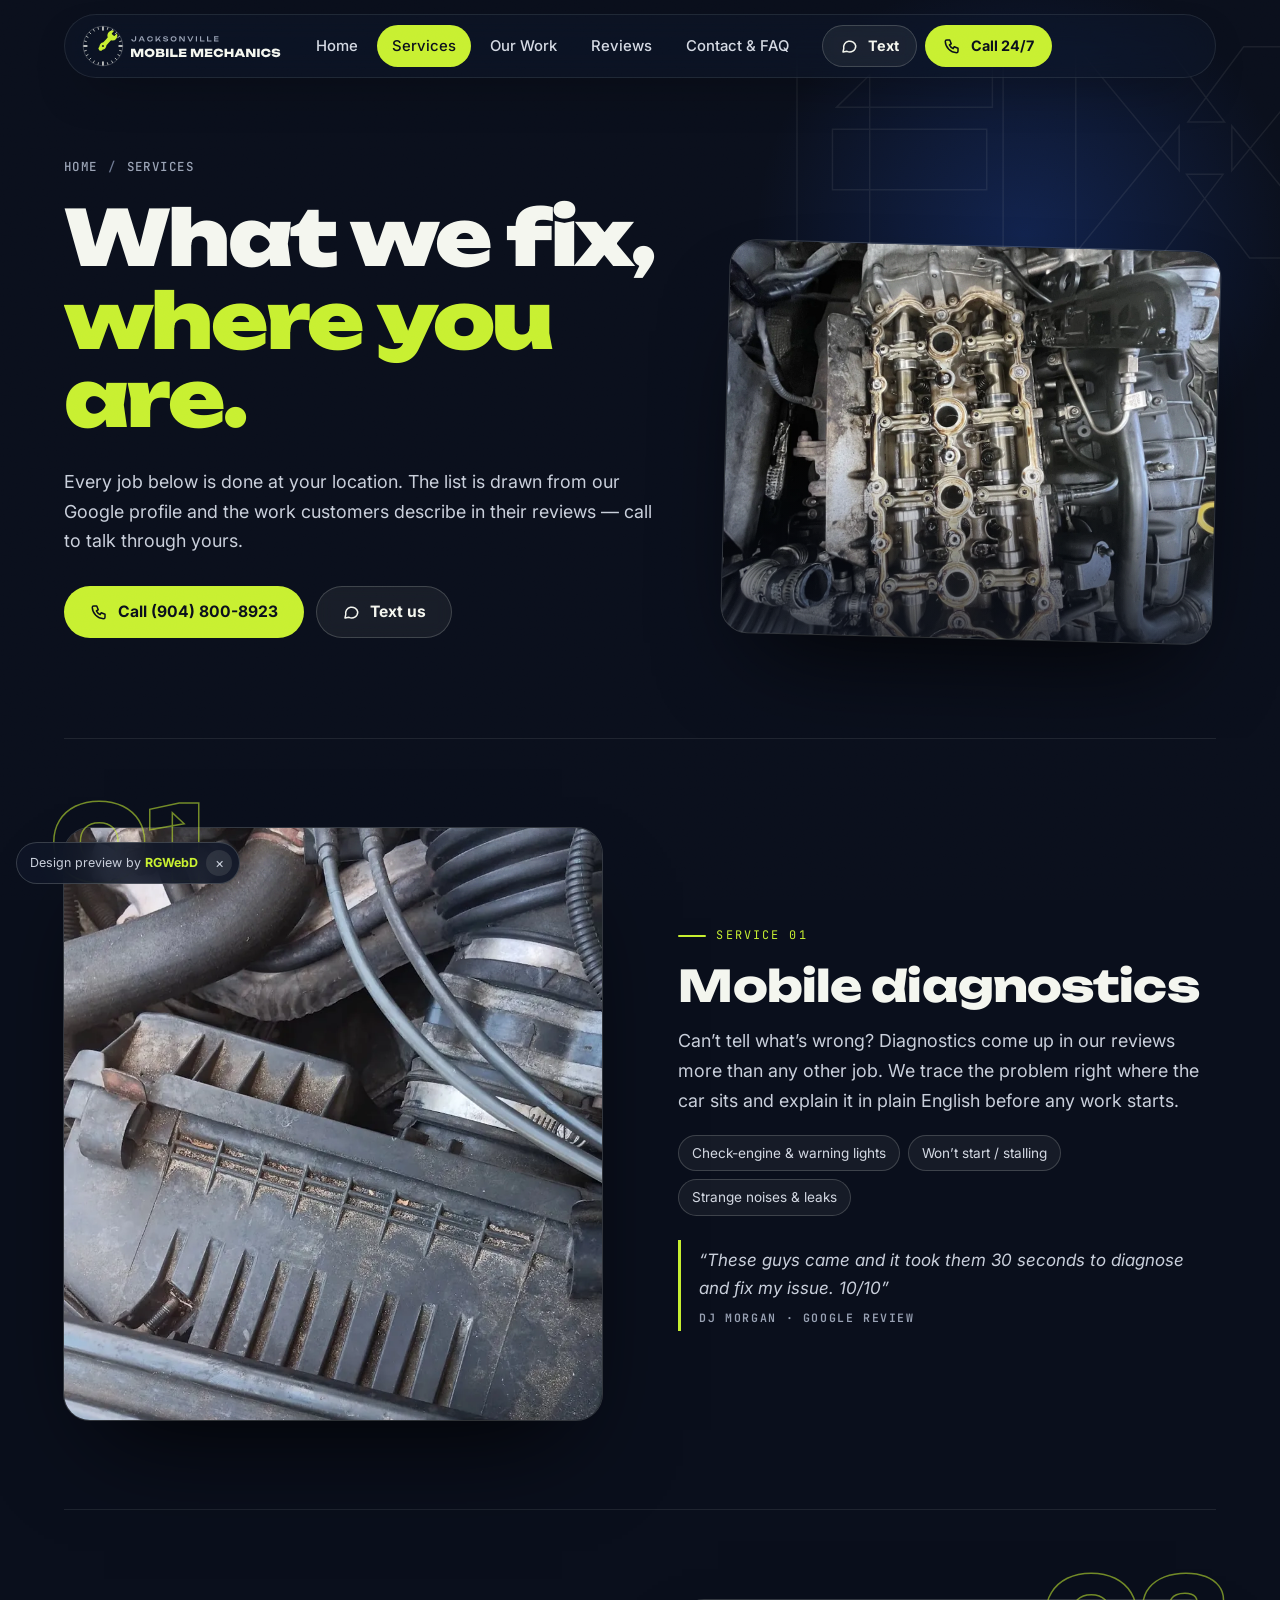
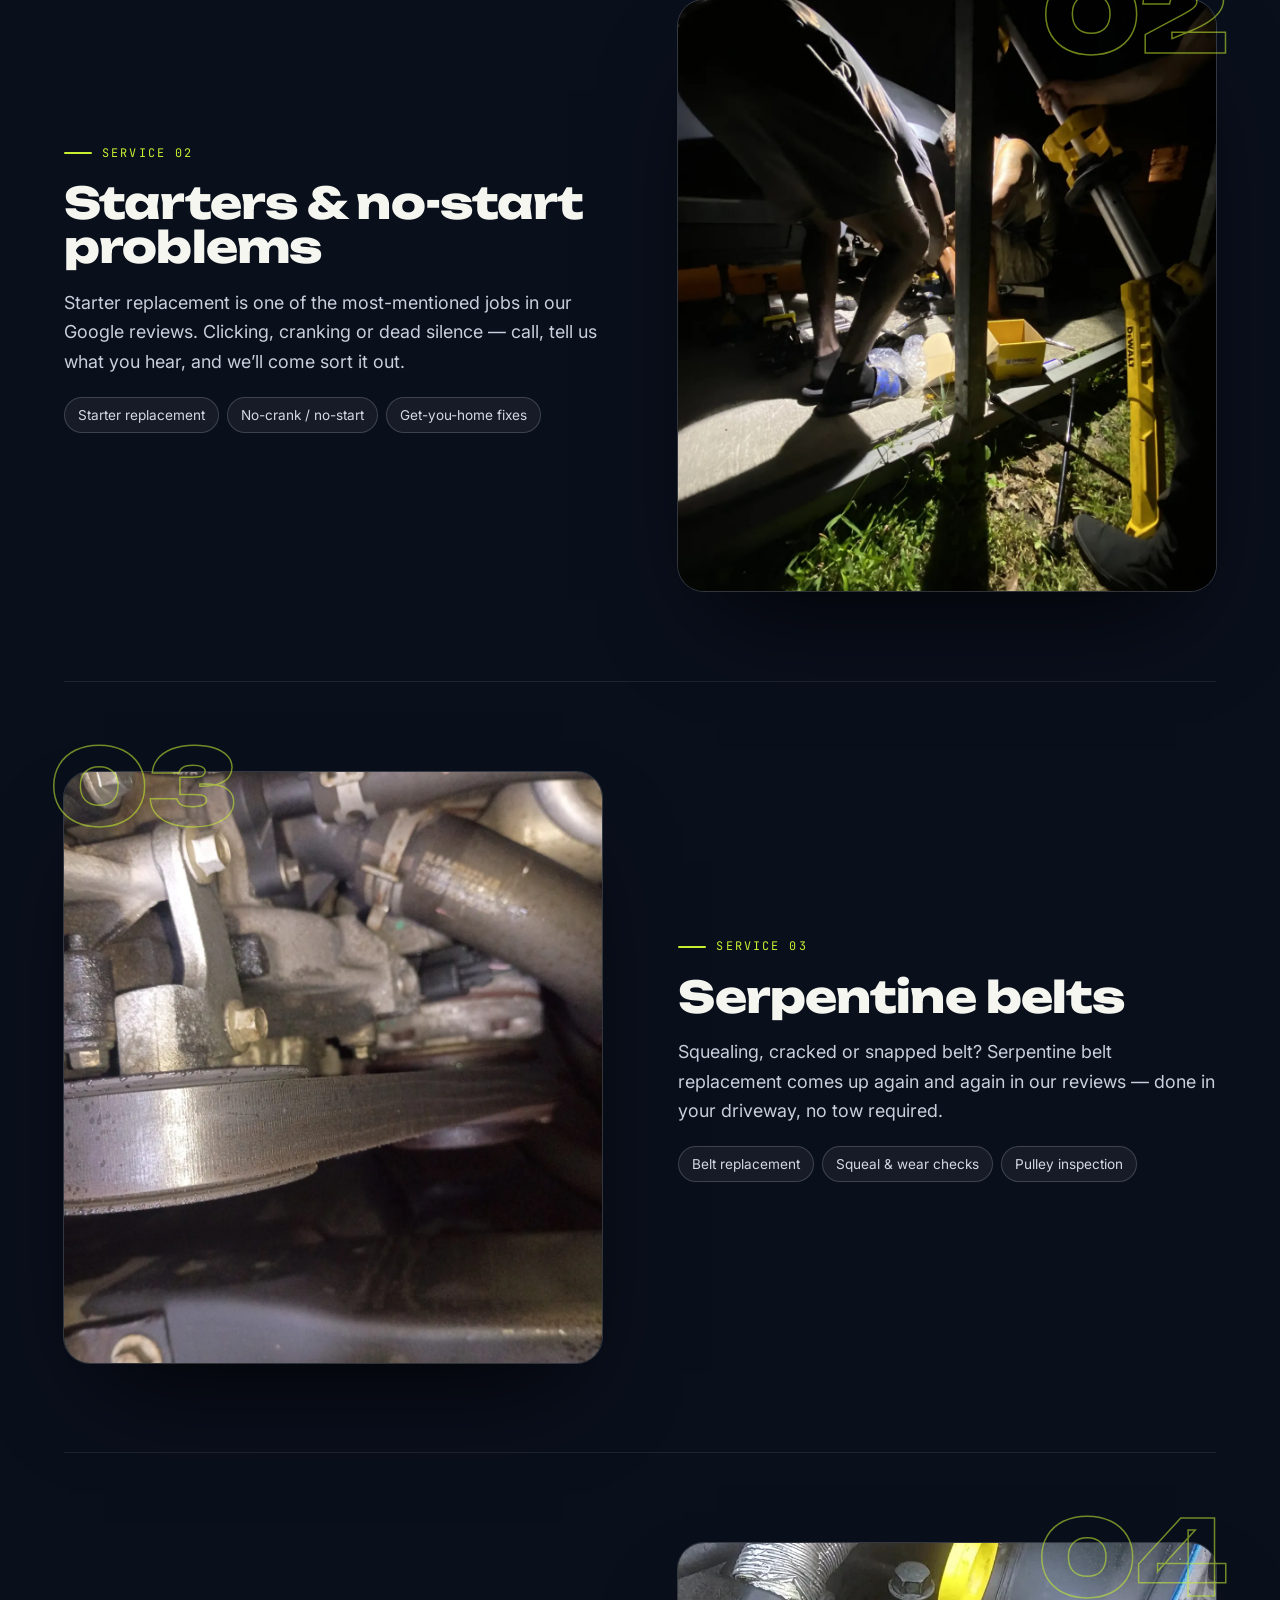
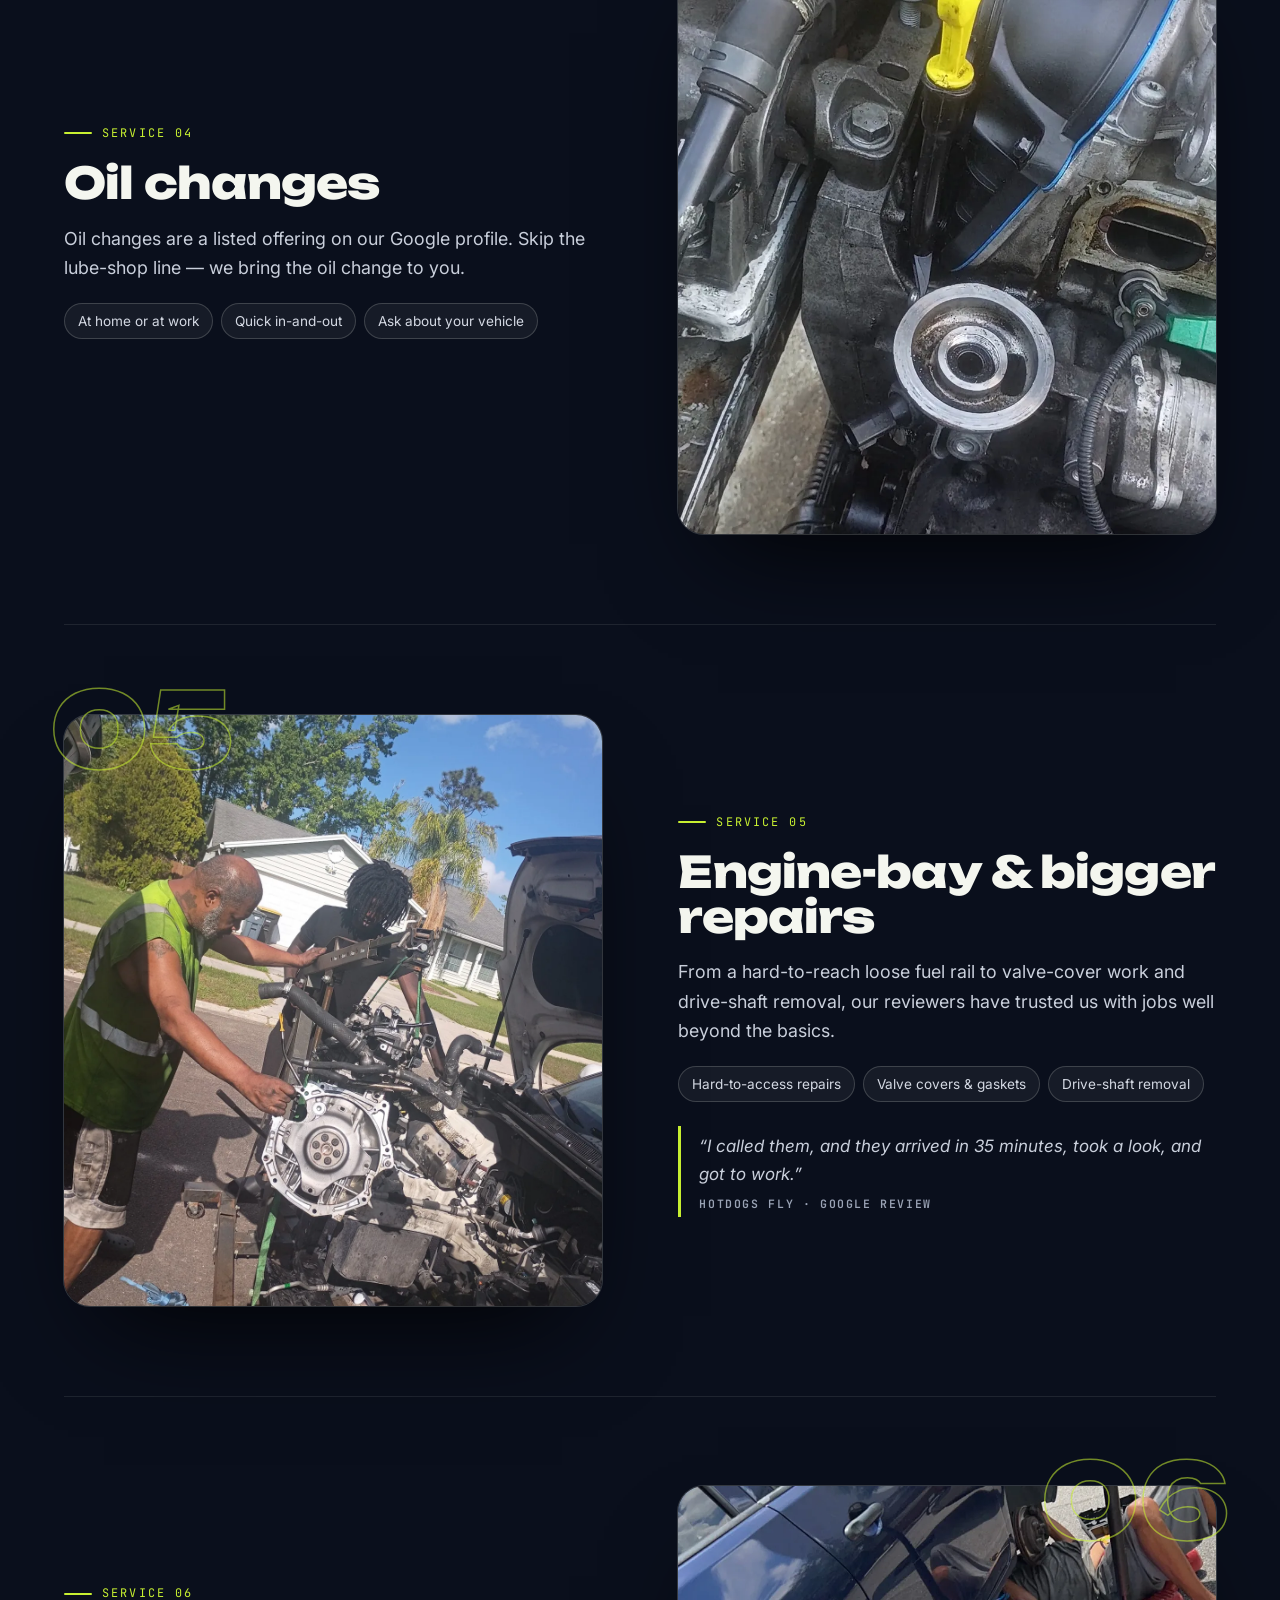
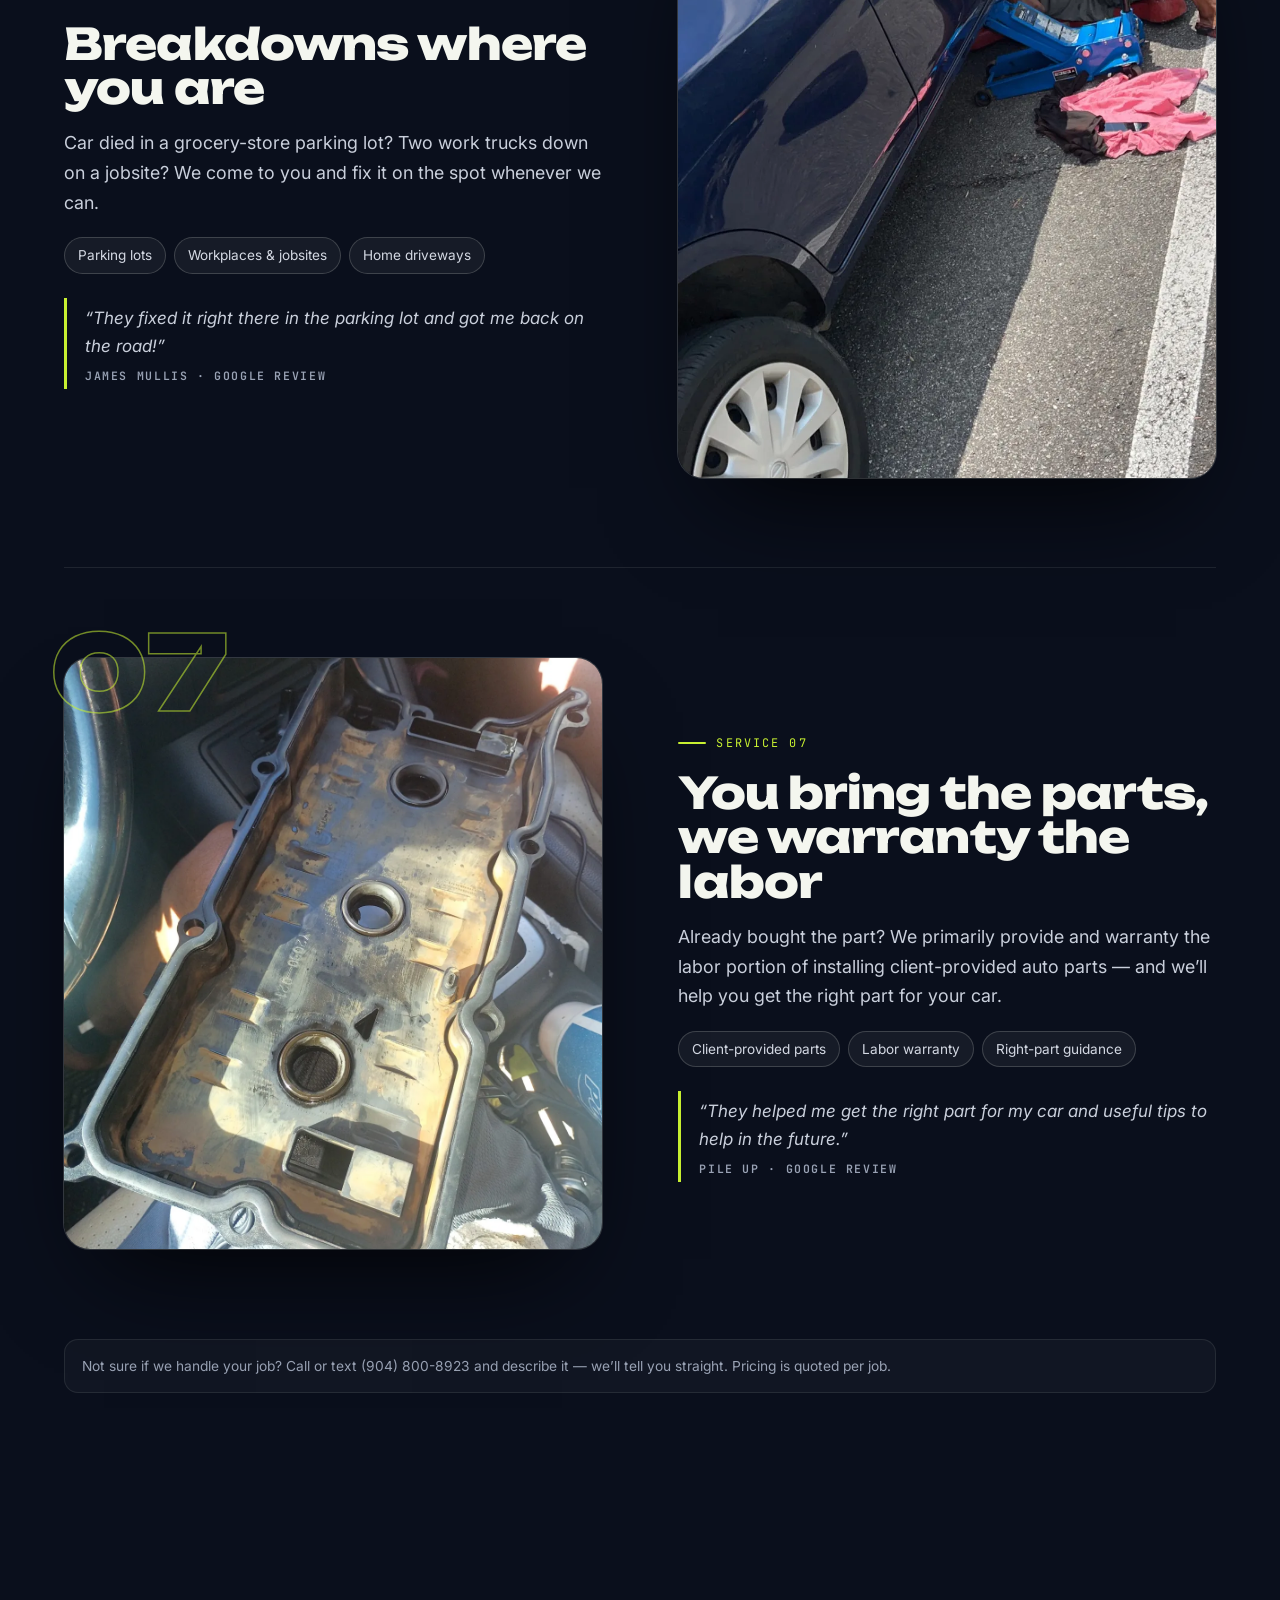
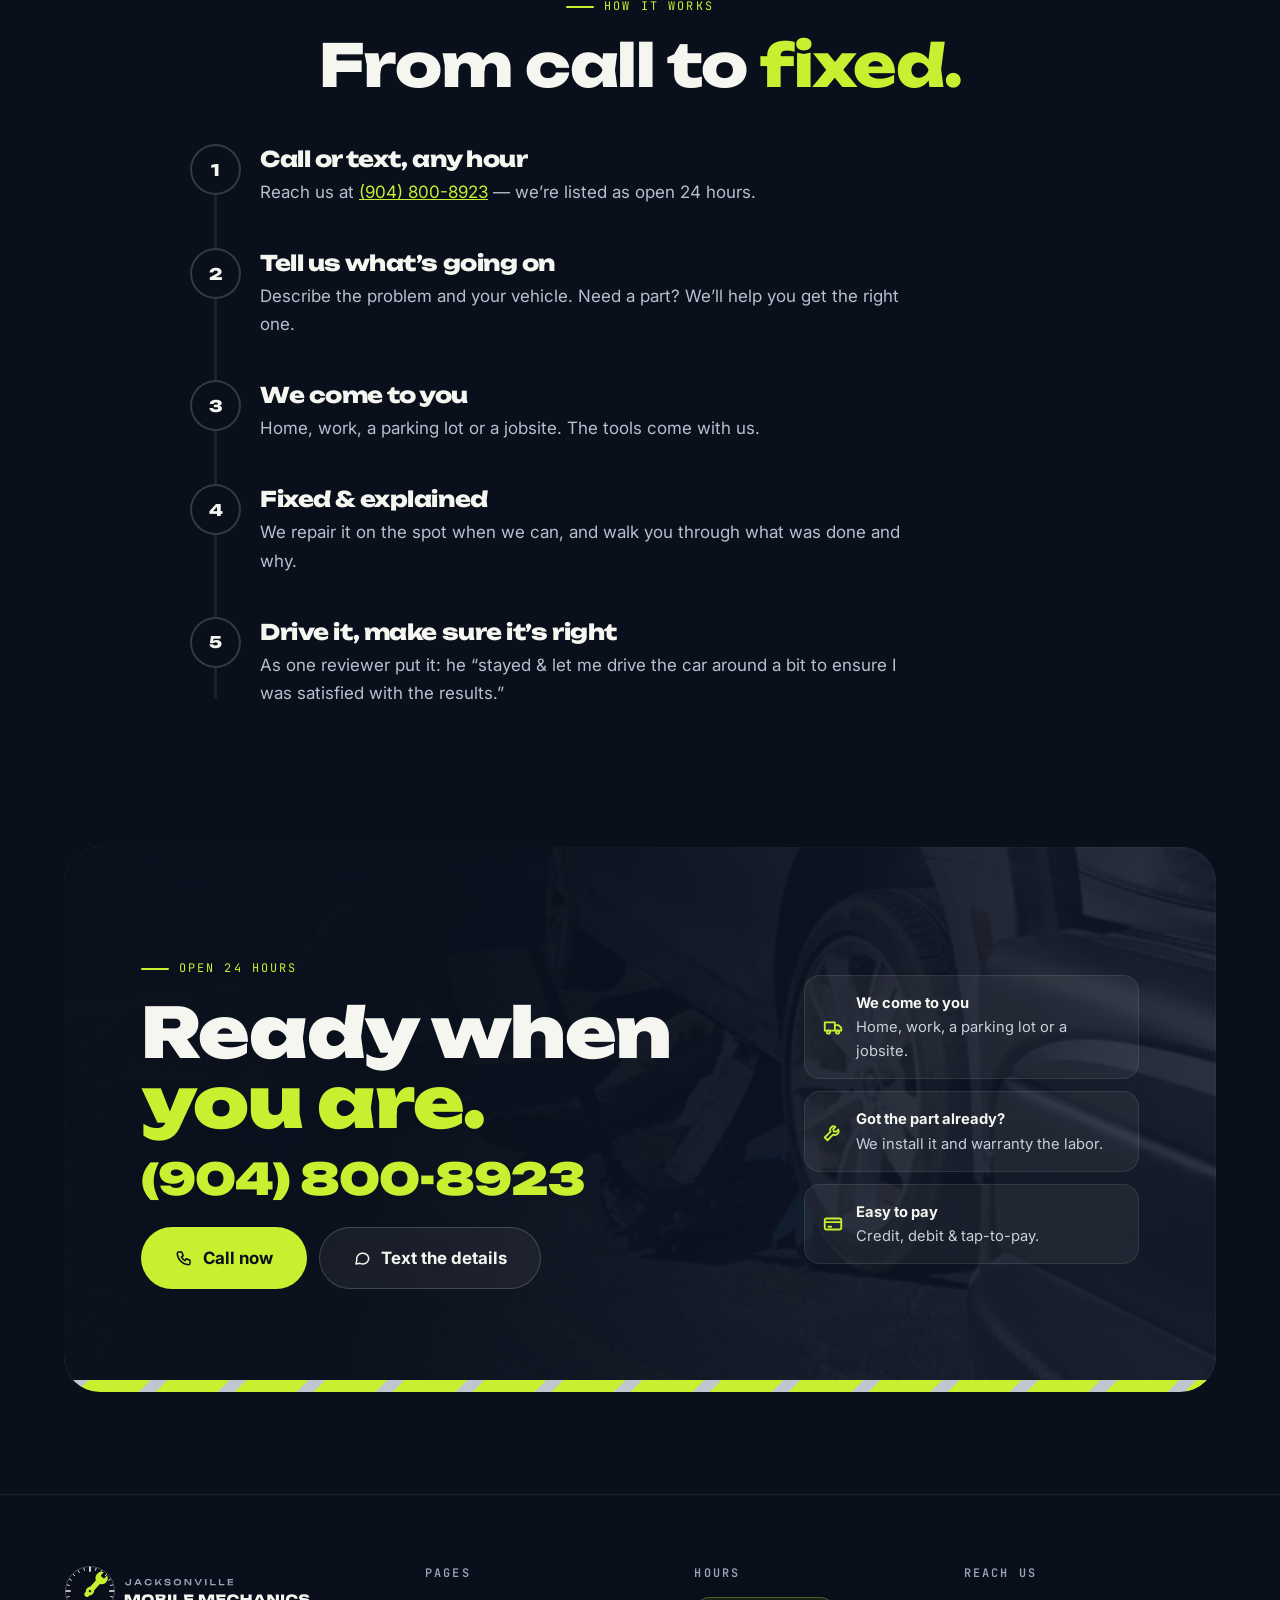
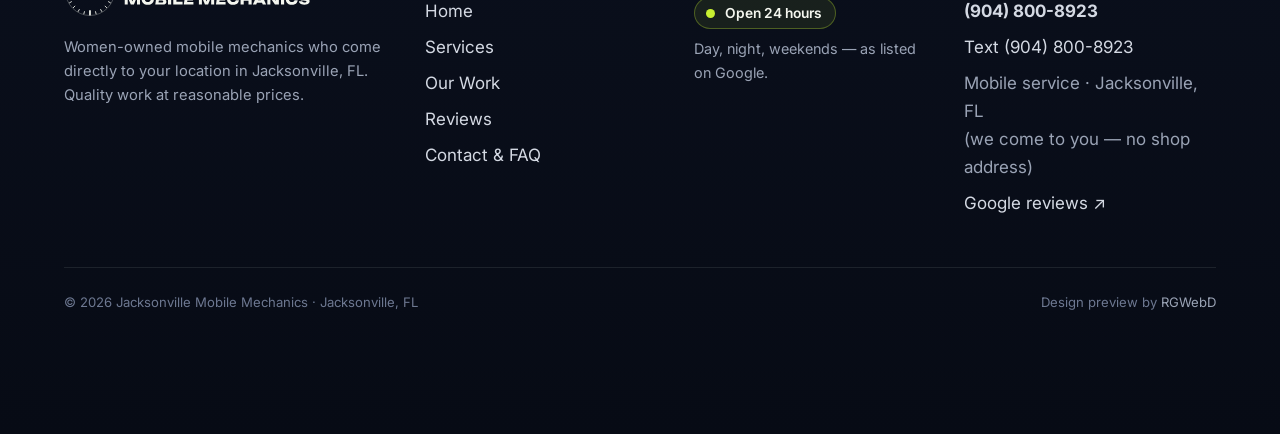
<file: services.html>
<!doctype html><html lang="en"><head><meta charset="utf-8">
<meta name="viewport" content="width=device-width,initial-scale=1,viewport-fit=cover">
<title>Mobile Mechanic Services in Jacksonville, FL | Jacksonville Mobile Mechanics</title><meta name="description" content="Mobile diagnostics, starter replacement, serpentine belts, oil changes and roadside repairs at your location in Jacksonville, FL. Open 24 hours. Call (904) 800-8923.">
<link rel="canonical" href="https://rgwebd.github.io/jacksonvillemobilemechanics-demo/services.html"><meta name="theme-color" content="#0A0F1C">
<meta property="og:type" content="website"><meta property="og:site_name" content="Jacksonville Mobile Mechanics"><meta property="og:title" content="Mobile Mechanic Services in Jacksonville, FL | Jacksonville Mobile Mechanics"><meta property="og:description" content="Mobile diagnostics, starter replacement, serpentine belts, oil changes and roadside repairs at your location in Jacksonville, FL. Open 24 hours. Call (904) 800-8923."><meta property="og:url" content="https://rgwebd.github.io/jacksonvillemobilemechanics-demo/services.html"><meta property="og:image" content="https://rgwebd.github.io/jacksonvillemobilemechanics-demo/img/og.jpg"><meta property="og:image:width" content="1200"><meta property="og:image:height" content="630">
<meta name="twitter:card" content="summary_large_image"><meta name="twitter:title" content="Mobile Mechanic Services in Jacksonville, FL | Jacksonville Mobile Mechanics"><meta name="twitter:description" content="Mobile diagnostics, starter replacement, serpentine belts, oil changes and roadside repairs at your location in Jacksonville, FL. Open 24 hours. Call (904) 800-8923."><meta name="twitter:image" content="https://rgwebd.github.io/jacksonvillemobilemechanics-demo/img/og.jpg">
<link rel="icon" href="favicon.svg" type="image/svg+xml"><link rel="icon" href="favicon.ico" sizes="any"><link rel="apple-touch-icon" href="apple-touch-icon.png">
<link rel="preconnect" href="https://fonts.googleapis.com"><link rel="preconnect" href="https://fonts.gstatic.com" crossorigin>
<link href="https://fonts.googleapis.com/css2?family=Inter:wght@400;500;600;700&family=JetBrains+Mono:wght@500;600;700&family=Unbounded:wght@500;700;800;900&display=swap" rel="stylesheet">
<link rel="stylesheet" href="styles.css?v=1"><script type="application/ld+json">{"@context": "https://schema.org", "@type": "AutoRepair", "@id": "https://rgwebd.github.io/jacksonvillemobilemechanics-demo/#business", "name": "Jacksonville Mobile Mechanics", "alternateName": ["JACKSONVILLE MOBILE MECHANICS LC", "Jacksonville Mobile Mechanics LLC"], "description": "Women-owned mobile mechanics in Jacksonville, FL who come directly to your location. Open 24 hours. Labor warranty on installation of client-provided auto parts.", "url": "https://rgwebd.github.io/jacksonvillemobilemechanics-demo/", "telephone": "+19048008923", "image": "https://rgwebd.github.io/jacksonvillemobilemechanics-demo/img/og.jpg", "logo": "https://rgwebd.github.io/jacksonvillemobilemechanics-demo/brand/logo-stacked-dark.svg", "address": {"@type": "PostalAddress", "addressLocality": "Jacksonville", "addressRegion": "FL", "addressCountry": "US"}, "areaServed": {"@type": "City", "name": "Jacksonville, Florida"}, "openingHoursSpecification": [{"@type": "OpeningHoursSpecification", "dayOfWeek": ["Monday", "Tuesday", "Wednesday", "Thursday", "Friday", "Saturday", "Sunday"], "opens": "00:00", "closes": "23:59"}], "paymentAccepted": "Credit card, Debit card, NFC mobile payments", "hasMap": "https://www.google.com/maps/place/JACKSONVILLE+MOBILE+MECHANICS+LC/data=!4m2!3m1!1s0x0:0x423d5202d75ca5d5", "sameAs": ["https://www.google.com/maps/place/JACKSONVILLE+MOBILE+MECHANICS+LC/data=!4m2!3m1!1s0x0:0x423d5202d75ca5d5"], "aggregateRating": {"@type": "AggregateRating", "ratingValue": "4.6", "reviewCount": "315", "bestRating": "5"}, "makesOffer": [{"@type": "Offer", "itemOffered": {"@type": "Service", "name": "Oil change"}}, {"@type": "Offer", "itemOffered": {"@type": "Service", "name": "Mobile mechanic repairs at your location"}}], "review": [{"@type": "Review", "author": {"@type": "Person", "name": "Corey Amos"}, "reviewRating": {"@type": "Rating", "ratingValue": "5", "bestRating": "5"}, "reviewBody": "Would 100% recommend to anybody who needs mechanic work in the Duval area. I called for help doing quite a bit of work on my 2000 Lincoln towncar when I was attempting a rather large project myself & ran into an issue. They were able to meet me at my house about an hour after I called & I felt the quote to perform the work was very fair. He sent me several pictures throughout the process. After performing the work he stayed & let me drive the car around a bit to ensure I was satisfied with the results & there were no issues left unattended. I will definitely be calling for future work. It's hard to find trustworthy people & there are a ton of “mechanics” out there who do not care about the quality of the craft, or have little mechanical knowledge. That is not the case here, don't hesitate to call!"}, {"@type": "Review", "author": {"@type": "Person", "name": "Tiffany R"}, "reviewRating": {"@type": "Rating", "ratingValue": "5", "bestRating": "5"}, "reviewBody": "I can't recommend Jacksonville Mobile Mechanics LLC enough! They helped me remove my drive shaft, and the entire experience exceeded my expectations from start to finish. Jaime and the crew were incredibly helpful, friendly, respectful, honest, efficient, and very affordable. They took the time to explain everything thoroughly, making sure I understood exactly what they were doing and why. I really appreciated how informative they were—they even pointed out other components that would likely need attention in the future and gave me honest, practical advice without trying to upsell me. Their pricing was more than fair, especially considering the quality of service and the amount of time they spent answering my questions and making sure I understood everything. It's rare to find mechanics who are this skilled, transparent, and affordable. It's hard to find a mechanic you can truly trust, but Jacksonville Mobile Mechanics LLC has definitely earned my confidence. Professional, reliable, knowledgeable, and genuinely committed to helping their customers. Jaime and the crew made what could have been a stressful repair a smooth and positive experience. They will absolutely be my designated mechanics from now on. If you're looking for honest, dependable, and very affordable mobile mechanics who truly go above and beyond, I highly recommend Jacksonville Mobile Mechanics LLC!"}, {"@type": "Review", "author": {"@type": "Person", "name": "James Mullis"}, "reviewRating": {"@type": "Rating", "ratingValue": "5", "bestRating": "5"}, "reviewBody": "Man let me tell you this company not only rushed to get to me at a grocery store parking lot because it died there, but they fixed it right there in the parking lot and got me back on the road! Super nice, very fast, and efficient. They even offered to pick up the part for me! I can’t say enough good things about this company, but I will tell you that if you are in a pinch and need a top notch mechanic, you won’t find better than these guys!"}, {"@type": "Review", "author": {"@type": "Person", "name": "Hotdogs fly"}, "reviewRating": {"@type": "Rating", "ratingValue": "5", "bestRating": "5"}, "reviewBody": "I had a loose fuel rail in the engine bay that was very difficult to access. I called them, and they arrived in 35 minutes, took a look, and got to work. When they were done , they made sure everything was connected properly. Overall, I am very pleased with the results, and I would call them again in a heartbeat."}, {"@type": "Review", "author": {"@type": "Person", "name": "dj morgan"}, "reviewRating": {"@type": "Rating", "ratingValue": "5", "bestRating": "5"}, "reviewBody": "Struggled with problems on my truck for a 2 days and 1 night, couldn't figure out what was wrong. I had one mechanic come and he couldn't figure out what was wrong, but these guys came and it took them 30 seconds to diagnose and fix my issue 10/10 they will be getting called again if I run into more issues."}, {"@type": "Review", "author": {"@type": "Person", "name": "Monica Campbell"}, "reviewRating": {"@type": "Rating", "ratingValue": "5", "bestRating": "5"}, "reviewBody": "I discovered early this morning that my undercarriage splash guard was detached and had damage. I found Jacksonville Mobile Mechanics on Google and called them about it. I spoke with Shaun and Jamie over the phone and was assured they could fix my issue. I AM SO GRATEFUL! Their staff was very friendly and educated me on what happened, how it affected my vehicle, and what was done to repair it. Today’s Sunday. They had me in and out in 20 minutes. I found my mechanic. ❤️"}, {"@type": "Review", "author": {"@type": "Person", "name": "Pile Up"}, "reviewRating": {"@type": "Rating", "ratingValue": "5", "bestRating": "5"}, "reviewBody": "Today was my first time using this service and I am very pleased with the work performed on my car. They arrived on time and worked efficiently. They helped me get the right part for my car and useful tips to help in the future. He went above and beyond for me. I’m new to Jacksonville so their assistance meant a lot to me. Again I thank you"}, {"@type": "Review", "author": {"@type": "Person", "name": "Staci Hedge"}, "reviewRating": {"@type": "Rating", "ratingValue": "5", "bestRating": "5"}, "reviewBody": "We had two of our technicians broken down on a jobsite, called Jacksonville Mobile Mechanics, and they responded promptly, and pricing was very fair. Will definitely use them in the future! Thank you so much for great service!! - Geno"}, {"@type": "Review", "author": {"@type": "Person", "name": "Jamyrah Fleureus"}, "reviewRating": {"@type": "Rating", "ratingValue": "5", "bestRating": "5"}, "reviewBody": "Best mechanics i’ve ever had, a lot of communication and very eager To get the job done right and on time. Highly recommend and plan to continue to use them for anything car related. Awesome service!"}, {"@type": "Review", "author": {"@type": "Person", "name": "Keke Powell"}, "reviewRating": {"@type": "Rating", "ratingValue": "5", "bestRating": "5"}, "reviewBody": "Great Service! Fast and reliable. They showed quick and did great quality work. Also educated me on my car. Will be using again!"}, {"@type": "Review", "author": {"@type": "Person", "name": "Betty Turner"}, "reviewRating": {"@type": "Rating", "ratingValue": "5", "bestRating": "5"}, "reviewBody": "This couple is dependable, fast and very reasonable! You can depend on them to do what they promise and more! Very pleasant people."}]}</script><script type="application/ld+json">{"@context": "https://schema.org", "@type": "BreadcrumbList", "itemListElement": [{"@type": "ListItem", "position": 1, "name": "Home", "item": "https://rgwebd.github.io/jacksonvillemobilemechanics-demo/"}, {"@type": "ListItem", "position": 2, "name": "Services", "item": "https://rgwebd.github.io/jacksonvillemobilemechanics-demo/services.html"}]}</script><script type="application/ld+json">{"@context": "https://schema.org", "@type": "ItemList", "name": "Mobile mechanic services", "itemListElement": [{"@type": "ListItem", "position": 1, "name": "Mobile diagnostics"}, {"@type": "ListItem", "position": 2, "name": "Starters & no-start problems"}, {"@type": "ListItem", "position": 3, "name": "Serpentine belts"}, {"@type": "ListItem", "position": 4, "name": "Oil changes"}, {"@type": "ListItem", "position": 5, "name": "Engine-bay & bigger repairs"}, {"@type": "ListItem", "position": 6, "name": "Breakdowns where you are"}, {"@type": "ListItem", "position": 7, "name": "You bring the parts, we warranty the labor"}]}</script><script src="https://cosmiccallers.lovable.app/demo-track.js" data-demo="jacksonvillemobilemechanics-demo" defer></script></head><body><a class="skip" href="#main">Skip to content</a><div class="progress" aria-hidden="true"></div><div class="grain" aria-hidden="true"></div>
<header class="nav"><div class="wrap bar"><a class="brand" href="index.html" aria-label="Jacksonville Mobile Mechanics home"><img src="brand/logo-horizontal-dark.svg" alt="Jacksonville Mobile Mechanics" width="372" height="92"></a>
<nav aria-label="Main"><ul><li><a href="index.html">Home</a></li><li><a href="services.html" aria-current=page>Services</a></li><li><a href="work.html">Our Work</a></li><li><a href="reviews.html">Reviews</a></li><li><a href="contact.html">Contact & FAQ</a></li></ul></nav>
<div class="acts"><a class="btn ghost sm" href="sms:+19048008923"><svg class="" viewBox="0 0 24 24" fill="none" stroke="currentColor" stroke-width="2" stroke-linecap="round" stroke-linejoin="round" aria-hidden="true"><path d="M21 12a8 8 0 0 1-11.6 7.1L4 20l1-4.6A8 8 0 1 1 21 12z"/></svg>Text</a><a class="btn sm mag" href="tel:+19048008923"><svg class="" viewBox="0 0 24 24" fill="none" stroke="currentColor" stroke-width="2" stroke-linecap="round" stroke-linejoin="round" aria-hidden="true"><path d="M5 4h4l2 5-2.5 1.5a11 11 0 0 0 5 5L15 13l5 2v4a2 2 0 0 1-2 2A16 16 0 0 1 3 6a2 2 0 0 1 2-2"/></svg>Call 24/7</a></div>
<button class="menu-btn" aria-label="Open menu" aria-expanded="false" aria-controls="mmenu"><span></span><span></span><span></span></button></div></header>
<div class="mmenu" id="mmenu" aria-hidden="true"><nav aria-label="Mobile"><a class="l" href="index.html">Home</a><a class="l" href="services.html" aria-current=page>Services</a><a class="l" href="work.html">Our Work</a><a class="l" href="reviews.html">Reviews</a><a class="l" href="contact.html">Contact & FAQ</a></nav>
<div class="mm-acts"><a class="btn" href="tel:+19048008923"><svg class="" viewBox="0 0 24 24" fill="none" stroke="currentColor" stroke-width="2" stroke-linecap="round" stroke-linejoin="round" aria-hidden="true"><path d="M5 4h4l2 5-2.5 1.5a11 11 0 0 0 5 5L15 13l5 2v4a2 2 0 0 1-2 2A16 16 0 0 1 3 6a2 2 0 0 1 2-2"/></svg>(904) 800-8923</a><a class="btn ghost" href="sms:+19048008923"><svg class="" viewBox="0 0 24 24" fill="none" stroke="currentColor" stroke-width="2" stroke-linecap="round" stroke-linejoin="round" aria-hidden="true"><path d="M21 12a8 8 0 0 1-11.6 7.1L4 20l1-4.6A8 8 0 1 1 21 12z"/></svg>Text us</a></div>
<p class="mm-meta"><span class="live"><span class="dot"></span>Open 24 hours</span><br><br>Mobile service across Jacksonville, FL — we come to you.</p></div><main id="main"><section class="phero"><div class="bigtype" aria-hidden="true" data-px="-.12">FIX</div><div class="wrap phero-grid">
<div><ol class="crumbs" aria-label="Breadcrumb"><li><a href="index.html">Home</a></li><li aria-current="page">Services</li></ol>
<h1 class="split"><span class="ln"><span>What we fix,</span></span><span class="ln"><span><span class="lime">where you are.</span></span></span></h1><p class="lede rv d1">Every job below is done at your location. The list is drawn from our Google profile and the work customers describe in their reviews — call to talk through yours.</p>
<div class="ctas rv d2"><a class="btn mag" href="tel:+19048008923"><svg class="" viewBox="0 0 24 24" fill="none" stroke="currentColor" stroke-width="2" stroke-linecap="round" stroke-linejoin="round" aria-hidden="true"><path d="M5 4h4l2 5-2.5 1.5a11 11 0 0 0 5 5L15 13l5 2v4a2 2 0 0 1-2 2A16 16 0 0 1 3 6a2 2 0 0 1 2-2"/></svg>Call (904) 800-8923</a><a class="btn ghost" href="sms:+19048008923"><svg class="" viewBox="0 0 24 24" fill="none" stroke="currentColor" stroke-width="2" stroke-linecap="round" stroke-linejoin="round" aria-hidden="true"><path d="M21 12a8 8 0 0 1-11.6 7.1L4 20l1-4.6A8 8 0 1 1 21 12z"/></svg>Text us</a></div></div>
<div class="rv d2"><div class="frame"><img src="img/g18.webp" srcset="img/g18-s.webp 570w, img/g18.webp 1200w" sizes="(max-width:860px) 100vw, 50vw" width="1200" height="1600" alt="Engine with the top end opened up, valve train exposed" fetchpriority="high"><div class="shade"></div></div></div></div></section><section style="padding-bottom:40px"><div class="wrap"><article class="svc" id="s1"><div class="svc-ph rv"><span class="num" aria-hidden="true">01</span><div class="frame"><img src="img/g23.webp" srcset="img/g23-s.webp 405w, img/g23.webp 852w" sizes="(max-width:860px) 100vw, 50vw" width="852" height="1600" alt="Engine bay with hoses and wiring being traced" loading="lazy" decoding="async"></div></div>
<div class="rv d1"><span class="eyebrow">Service 01</span><h2>Mobile diagnostics</h2><p class="lede">Can’t tell what’s wrong? Diagnostics come up in our reviews more than any other job. We trace the problem right where the car sits and explain it in plain English before any work starts.</p><ul class="tags"><li>Check-engine &amp; warning lights</li><li>Won’t start / stalling</li><li>Strange noises &amp; leaks</li></ul><blockquote class="mini-q">“These guys came and it took them 30 seconds to diagnose and fix my issue. 10/10”<cite>dj morgan · Google review</cite></blockquote></div></article><article class="svc" id="s2"><div class="svc-ph rv"><span class="num" aria-hidden="true">02</span><div class="frame"><img src="img/g12.webp" srcset="img/g12-s.webp 570w, img/g12.webp 1200w" sizes="(max-width:860px) 100vw, 50vw" width="1200" height="1600" alt="Mechanics working with a jack stand at night" loading="lazy" decoding="async"></div></div>
<div class="rv d1"><span class="eyebrow">Service 02</span><h2>Starters &amp; no-start problems</h2><p class="lede">Starter replacement is one of the most-mentioned jobs in our Google reviews. Clicking, cranking or dead silence — call, tell us what you hear, and we’ll come sort it out.</p><ul class="tags"><li>Starter replacement</li><li>No-crank / no-start</li><li>Get-you-home fixes</li></ul></div></article><article class="svc" id="s3"><div class="svc-ph rv"><span class="num" aria-hidden="true">03</span><div class="frame"><img src="img/g17.webp" srcset="img/g17-s.webp 570w, img/g17.webp 1200w" sizes="(max-width:860px) 100vw, 50vw" width="1200" height="1600" alt="Close-up of a serpentine belt and pulleys in an engine bay" loading="lazy" decoding="async"></div></div>
<div class="rv d1"><span class="eyebrow">Service 03</span><h2>Serpentine belts</h2><p class="lede">Squealing, cracked or snapped belt? Serpentine belt replacement comes up again and again in our reviews — done in your driveway, no tow required.</p><ul class="tags"><li>Belt replacement</li><li>Squeal &amp; wear checks</li><li>Pulley inspection</li></ul></div></article><article class="svc" id="s4"><div class="svc-ph rv"><span class="num" aria-hidden="true">04</span><div class="frame"><img src="img/g03.webp" srcset="img/g03-s.webp 427w, img/g03.webp 900w" sizes="(max-width:860px) 100vw, 50vw" width="900" height="1600" alt="Engine with yellow oil dipstick handle and filter housing" loading="lazy" decoding="async"></div></div>
<div class="rv d1"><span class="eyebrow">Service 04</span><h2>Oil changes</h2><p class="lede">Oil changes are a listed offering on our Google profile. Skip the lube-shop line — we bring the oil change to you.</p><ul class="tags"><li>At home or at work</li><li>Quick in-and-out</li><li>Ask about your vehicle</li></ul></div></article><article class="svc" id="s5"><div class="svc-ph rv"><span class="num" aria-hidden="true">05</span><div class="frame"><img src="img/g01.webp" srcset="img/g01-s.webp 570w, img/g01.webp 1200w" sizes="(max-width:860px) 100vw, 50vw" width="1200" height="1600" alt="Mechanic in hi-vis vest working on an engine curbside" loading="lazy" decoding="async"></div></div>
<div class="rv d1"><span class="eyebrow">Service 05</span><h2>Engine-bay &amp; bigger repairs</h2><p class="lede">From a hard-to-reach loose fuel rail to valve-cover work and drive-shaft removal, our reviewers have trusted us with jobs well beyond the basics.</p><ul class="tags"><li>Hard-to-access repairs</li><li>Valve covers &amp; gaskets</li><li>Drive-shaft removal</li></ul><blockquote class="mini-q">“I called them, and they arrived in 35 minutes, took a look, and got to work.”<cite>Hotdogs fly · Google review</cite></blockquote></div></article><article class="svc" id="s6"><div class="svc-ph rv"><span class="num" aria-hidden="true">06</span><div class="frame"><img src="img/g15.webp" srcset="img/g15-s.webp 427w, img/g15.webp 900w" sizes="(max-width:860px) 100vw, 50vw" width="900" height="1600" alt="Mechanic repairing a car in a parking lot" loading="lazy" decoding="async"></div></div>
<div class="rv d1"><span class="eyebrow">Service 06</span><h2>Breakdowns where you are</h2><p class="lede">Car died in a grocery-store parking lot? Two work trucks down on a jobsite? We come to you and fix it on the spot whenever we can.</p><ul class="tags"><li>Parking lots</li><li>Workplaces &amp; jobsites</li><li>Home driveways</li></ul><blockquote class="mini-q">“They fixed it right there in the parking lot and got me back on the road!”<cite>James Mullis · Google review</cite></blockquote></div></article><article class="svc" id="s7"><div class="svc-ph rv"><span class="num" aria-hidden="true">07</span><div class="frame"><img src="img/g10.webp" srcset="img/g10-s.webp 570w, img/g10.webp 1200w" sizes="(max-width:860px) 100vw, 50vw" width="1200" height="1600" alt="Removed valve cover ready for a new gasket" loading="lazy" decoding="async"></div></div>
<div class="rv d1"><span class="eyebrow">Service 07</span><h2>You bring the parts, we warranty the labor</h2><p class="lede">Already bought the part? We primarily provide and warranty the labor portion of installing client-provided auto parts — and we’ll help you get the right part for your car.</p><ul class="tags"><li>Client-provided parts</li><li>Labor warranty</li><li>Right-part guidance</li></ul><blockquote class="mini-q">“They helped me get the right part for my car and useful tips to help in the future.”<cite>Pile Up · Google review</cite></blockquote></div></article><p class="note rv">Not sure if we handle your job? Call or text (904) 800-8923 and describe it — we’ll tell you straight. Pricing is quoted per job.</p></div></section>
<section class="sec" aria-labelledby="how-h"><div class="wrap"><div style="text-align:center"><span class="eyebrow rv">How it works</span><h2 class="h2 split" id="how-h"><span class="ln"><span>From call to <span class="lime">fixed.</span></span></span></h2></div>
<div class="tl"><div class="rail"><div class="fill"></div></div><div class="step"><span class="b">1</span><h3>Call or text, any hour</h3><p>Reach us at <a href="tel:+19048008923" style="color:var(--lime)">(904) 800-8923</a> — we’re listed as open 24 hours.</p></div><div class="step"><span class="b">2</span><h3>Tell us what’s going on</h3><p>Describe the problem and your vehicle. Need a part? We’ll help you get the right one.</p></div><div class="step"><span class="b">3</span><h3>We come to you</h3><p>Home, work, a parking lot or a jobsite. The tools come with us.</p></div><div class="step"><span class="b">4</span><h3>Fixed &amp; explained</h3><p>We repair it on the spot when we can, and walk you through what was done and why.</p></div><div class="step"><span class="b">5</span><h3>Drive it, make sure it’s right</h3><p>As one reviewer put it: he “stayed &amp; let me drive the car around a bit to ensure I was satisfied with the results.”</p></div></div></div></section><section class="cta-band rv" aria-labelledby="cta-h"><div class="bgimg"><img src="img/g06-s.webp" width="570" height="760" alt="" loading="lazy" decoding="async"></div>
<div class="cta-in"><div><span class="eyebrow">Open 24 hours</span><h2 id="cta-h">Ready when <span class="lime">you are.</span></h2>
<a class="cta-phone" href="tel:+19048008923">(904) 800-8923</a><div style="display:flex;gap:12px;flex-wrap:wrap"><a class="btn lg mag" href="tel:+19048008923"><svg class="" viewBox="0 0 24 24" fill="none" stroke="currentColor" stroke-width="2" stroke-linecap="round" stroke-linejoin="round" aria-hidden="true"><path d="M5 4h4l2 5-2.5 1.5a11 11 0 0 0 5 5L15 13l5 2v4a2 2 0 0 1-2 2A16 16 0 0 1 3 6a2 2 0 0 1 2-2"/></svg>Call now</a><a class="btn lg ghost" href="sms:+19048008923"><svg class="" viewBox="0 0 24 24" fill="none" stroke="currentColor" stroke-width="2" stroke-linecap="round" stroke-linejoin="round" aria-hidden="true"><path d="M21 12a8 8 0 0 1-11.6 7.1L4 20l1-4.6A8 8 0 1 1 21 12z"/></svg>Text the details</a></div></div>
<div class="cta-side"><div class="row"><svg class="" viewBox="0 0 24 24" fill="none" stroke="currentColor" stroke-width="2" stroke-linecap="round" stroke-linejoin="round" aria-hidden="true"><path d="M3 7h11v9H3zM14 10h4l3 3v3h-7"/><circle cx="7" cy="17.5" r="1.8"/><circle cx="17" cy="17.5" r="1.8"/></svg><div><b>We come to you</b>Home, work, a parking lot or a jobsite.</div></div><div class="row"><svg class="" viewBox="0 0 24 24" fill="none" stroke="currentColor" stroke-width="2" stroke-linecap="round" stroke-linejoin="round" aria-hidden="true"><path d="M14.7 6.3a4 4 0 0 0-5.4 5.4L3 18l3 3 6.3-6.3a4 4 0 0 0 5.4-5.4l-2.5 2.5-2.4-.6-.6-2.4z"/></svg><div><b>Got the part already?</b>We install it and warranty the labor.</div></div><div class="row"><svg class="" viewBox="0 0 24 24" fill="none" stroke="currentColor" stroke-width="2" stroke-linecap="round" stroke-linejoin="round" aria-hidden="true"><rect x="3" y="6" width="18" height="12" rx="2"/><path d="M3 10h18M7 15h3"/></svg><div><b>Easy to pay</b>Credit, debit &amp; tap-to-pay.</div></div></div></div>
<div class="tape" aria-hidden="true"></div></section></main><footer class="foot"><div class="wrap"><div class="foot-grid">
<div class="fbrand"><img src="brand/logo-horizontal-dark.svg" alt="Jacksonville Mobile Mechanics" width="372" height="92" loading="lazy"><p>Women-owned mobile mechanics who come directly to your location in Jacksonville, FL. Quality work at reasonable prices.</p></div>
<div><h4>Pages</h4><ul><li><a href="index.html">Home</a></li><li><a href="services.html">Services</a></li><li><a href="work.html">Our Work</a></li><li><a href="reviews.html">Reviews</a></li><li><a href="contact.html">Contact & FAQ</a></li></ul></div>
<div><h4>Hours</h4><ul><li><span class="live"><span class="dot"></span>Open 24 hours</span></li><li style="color:var(--muted);font-size:.9rem">Day, night, weekends — as listed on Google.</li></ul></div>
<div><h4>Reach us</h4><ul><li><a href="tel:+19048008923"><b>(904) 800-8923</b></a></li><li><a href="sms:+19048008923">Text (904) 800-8923</a></li><li style="color:var(--muted)">Mobile service · Jacksonville, FL<br>(we come to you — no shop address)</li><li><a href="https://www.google.com/maps/place/JACKSONVILLE+MOBILE+MECHANICS+LC/data=!4m2!3m1!1s0x0:0x423d5202d75ca5d5" rel="noopener" target="_blank">Google reviews ↗</a></li></ul></div>
</div><div class="legal"><span>© <span data-year>2026</span> Jacksonville Mobile Mechanics · Jacksonville, FL</span><span>Design preview by <a href="https://github.com/RGWebD" rel="noopener">RGWebD</a></span></div></div></footer>
<div class="mbar"><a class="btn" href="tel:+19048008923"><svg class="" viewBox="0 0 24 24" fill="none" stroke="currentColor" stroke-width="2" stroke-linecap="round" stroke-linejoin="round" aria-hidden="true"><path d="M5 4h4l2 5-2.5 1.5a11 11 0 0 0 5 5L15 13l5 2v4a2 2 0 0 1-2 2A16 16 0 0 1 3 6a2 2 0 0 1 2-2"/></svg>Call now</a><a class="btn ghost" href="sms:+19048008923"><svg class="" viewBox="0 0 24 24" fill="none" stroke="currentColor" stroke-width="2" stroke-linecap="round" stroke-linejoin="round" aria-hidden="true"><path d="M21 12a8 8 0 0 1-11.6 7.1L4 20l1-4.6A8 8 0 1 1 21 12z"/></svg>Text us</a></div>
<div class="demo" role="note"><span>Design preview by <b>RGWebD</b></span><button aria-label="Dismiss preview note">×</button></div>
<script src="script.js?v=1" defer></script></body></html>
</file>
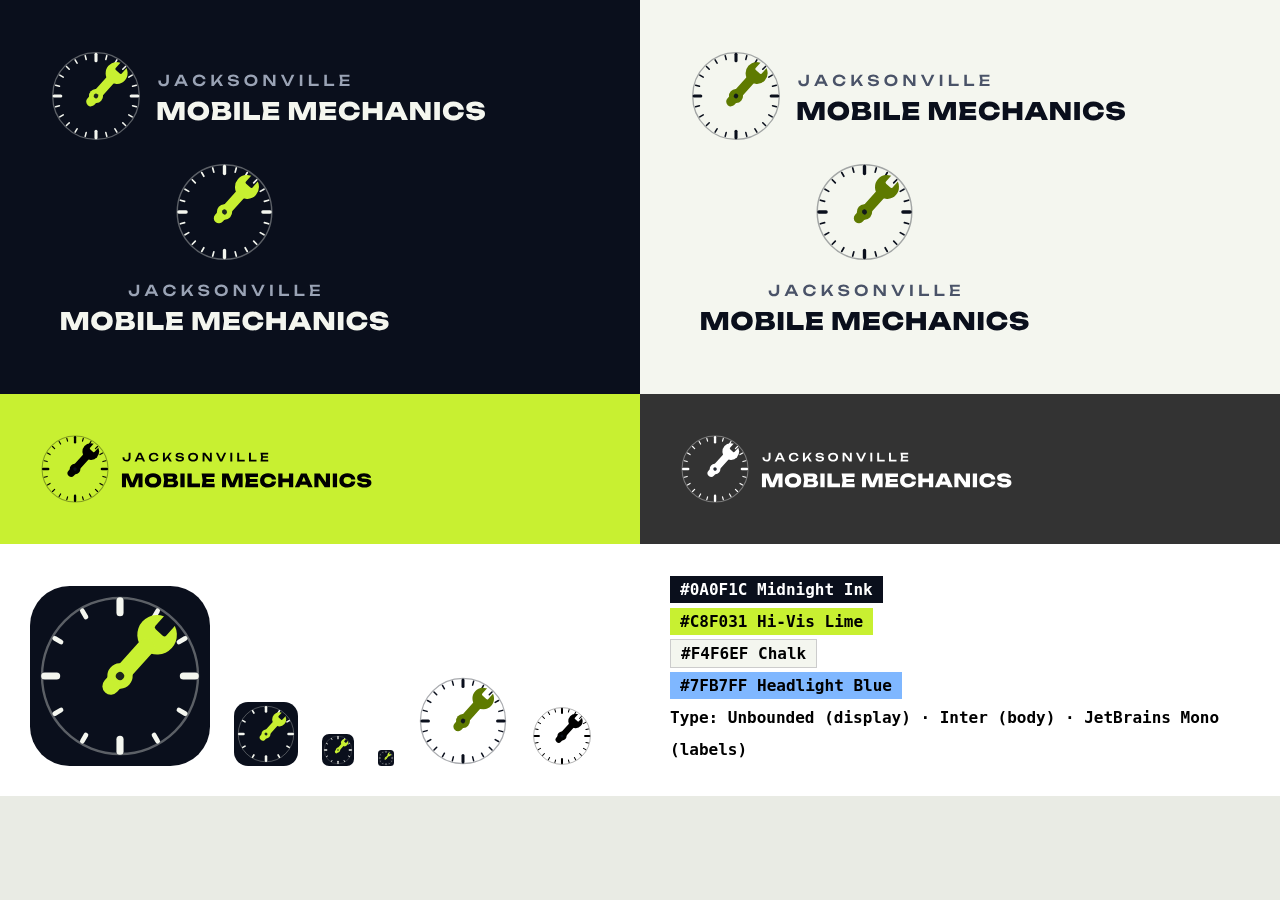
<file: brand/sheet.html>
<html><body style="margin:0;font-family:sans-serif;background:#e9ebe4">
<div style="display:grid;grid-template-columns:1fr 1fr;gap:0">
<div style="background:#0A0F1C;padding:50px"><img src="logo-horizontal-dark.svg" style="height:92px"><br><br><img src="logo-stacked-dark.svg" style="height:184px"></div>
<div style="background:#F4F6EF;padding:50px"><img src="logo-horizontal-light.svg" style="height:92px"><br><br><img src="logo-stacked-light.svg" style="height:184px"></div>
<div style="background:#C8F031;padding:40px"><img src="logo-horizontal-black.svg" style="height:70px"></div>
<div style="background:#333;padding:40px"><img src="logo-horizontal-white.svg" style="height:70px"></div>
<div style="background:#fff;padding:30px;display:flex;gap:24px;align-items:end"><img src="favicon.svg" width=180><img src="favicon.svg" width=64><img src="favicon.svg" width=32><img src="favicon.svg" width=16><img src="emblem-light.svg" width=90><img src="emblem-black.svg" width=60></div>
<div style="background:#fff;padding:30px;font:600 16px monospace;line-height:2"><span style="background:#0A0F1C;color:#fff;padding:4px 10px">#0A0F1C Midnight Ink</span><br><span style="background:#C8F031;padding:4px 10px">#C8F031 Hi-Vis Lime</span><br><span style="background:#F4F6EF;padding:4px 10px;border:1px solid #ccc">#F4F6EF Chalk</span><br><span style="background:#7FB7FF;padding:4px 10px">#7FB7FF Headlight Blue</span><br>Type: Unbounded (display) · Inter (body) · JetBrains Mono (labels)</div>
</div></body></html>
</file>
<file: styles.css>
/* Jacksonville Mobile Mechanics — design preview by RGWebD. Palette: Midnight Ink / Hi-Vis Lime / Headlight Blue */
:root{
  --ink:#0A0F1C;--ink-2:#0E1526;--ink-3:#141D33;--ink-4:#1B2642;
  --chalk:#F4F6EF;--muted:#9AA3B5;--muted-2:#6D7891;
  --lime:#C8F031;--lime-2:#E2FF7A;--lime-d:#8FB30F;--blue:#7FB7FF;--blue-d:#2D6BFF;
  --line:rgba(244,246,239,.09);--line-2:rgba(244,246,239,.18);
  --f-d:"Unbounded","Arial Black",system-ui,sans-serif;
  --f-b:"Inter",system-ui,-apple-system,"Segoe UI",sans-serif;
  --f-m:"JetBrains Mono",ui-monospace,Menlo,monospace;
  --r:26px;--r-s:16px;--nav:78px;--pad:clamp(20px,5vw,64px);
  --ease:cubic-bezier(.16,1,.3,1);
}
*,*::before,*::after{box-sizing:border-box}
html{-webkit-text-size-adjust:100%;scroll-padding-top:100px}
@media (prefers-reduced-motion:no-preference){html{scroll-behavior:smooth}}
body{margin:0;background:var(--ink);color:var(--chalk);font:400 17px/1.65 var(--f-b);overflow-x:hidden;-webkit-font-smoothing:antialiased}
img{max-width:100%;display:block;height:auto}
a{color:inherit}
button{font:inherit;color:inherit}
h1,h2,h3,h4{font-family:var(--f-d);font-weight:800;line-height:1.02;letter-spacing:-.02em;margin:0}
p{margin:0 0 1em}
.sr-only{position:absolute!important;width:1px;height:1px;overflow:hidden;clip:rect(0 0 0 0);white-space:nowrap}
.skip{position:fixed;left:12px;top:12px;transform:translateY(-300%);z-index:300;background:var(--lime);color:var(--ink);padding:12px 18px;border-radius:999px;font-weight:700;text-decoration:none}
.skip:focus{transform:none}
:focus-visible{outline:2px solid var(--lime);outline-offset:3px;border-radius:6px}
.wrap{width:min(1260px,100% - 2*var(--pad));margin-inline:auto}
.lime{color:var(--lime)}
.mono{font-family:var(--f-m);font-size:.78rem;letter-spacing:.14em;text-transform:uppercase}
.eyebrow{display:inline-flex;align-items:center;gap:10px;font-family:var(--f-m);font-size:.74rem;letter-spacing:.18em;text-transform:uppercase;color:var(--lime);margin-bottom:18px}
.eyebrow::before{content:"";width:28px;height:2px;background:currentColor;border-radius:2px}
.h2{font-size:clamp(2rem,4.6vw,3.7rem)}
.lede{font-size:clamp(1.05rem,1.4vw,1.2rem);color:#C9CFDB;max-width:62ch}
section{position:relative}
.sec{padding:clamp(80px,11vw,150px) 0}

/* grain + glow */
.grain{position:fixed;inset:0;z-index:250;pointer-events:none;opacity:.06;mix-blend-mode:overlay;
 background-image:url("data:image/svg+xml,%3Csvg xmlns='http://www.w3.org/2000/svg' width='160' height='160'%3E%3Cfilter id='n'%3E%3CfeTurbulence type='fractalNoise' baseFrequency='.85' numOctaves='3' stitchTiles='stitch'/%3E%3C/filter%3E%3Crect width='100%25' height='100%25' filter='url(%23n)'/%3E%3C/svg%3E")}
.progress{position:fixed;left:0;top:0;height:3px;width:100%;transform-origin:0 50%;transform:scaleX(0);background:linear-gradient(90deg,var(--lime),var(--blue));z-index:260}

/* buttons */
.btn{--bg:var(--lime);--fg:var(--ink);position:relative;display:inline-flex;align-items:center;justify-content:center;gap:10px;min-height:52px;padding:0 26px;border-radius:999px;background:var(--bg);color:var(--fg);font:700 .98rem/1 var(--f-b);text-decoration:none;border:0;cursor:pointer;transition:transform .35s var(--ease),box-shadow .35s var(--ease),background .25s;will-change:transform;white-space:nowrap}
.btn svg{width:18px;height:18px;flex:none}
.btn:hover{box-shadow:0 10px 40px -8px rgba(200,240,49,.55)}
.btn.ghost{--bg:rgba(244,246,239,.06);--fg:var(--chalk);box-shadow:inset 0 0 0 1px var(--line-2);backdrop-filter:blur(8px)}
.btn.ghost:hover{--bg:rgba(244,246,239,.12);box-shadow:inset 0 0 0 1px var(--line-2)}
.btn.lg{min-height:62px;padding:0 34px;font-size:1.06rem}
.btn.sm{min-height:42px;padding:0 18px;font-size:.9rem}

/* nav */
.nav{position:fixed;inset:14px 0 auto;z-index:200;pointer-events:none}
.nav .bar{pointer-events:auto;display:flex;align-items:center;gap:18px;height:64px;padding:0 10px 0 18px;border-radius:999px;background:rgba(14,21,38,.62);backdrop-filter:blur(18px) saturate(1.4);-webkit-backdrop-filter:blur(18px) saturate(1.4);box-shadow:inset 0 0 0 1px var(--line),0 20px 50px -25px rgba(0,0,0,.8);transition:background .3s}
.nav.scrolled .bar{background:rgba(10,15,28,.86)}
.brand{display:flex;align-items:center;text-decoration:none;flex:none}
.brand img{height:42px;width:auto}
.nav ul{display:flex;gap:4px;list-style:none;margin:0 auto;padding:0}
.nav ul a{display:block;padding:9px 15px;border-radius:999px;text-decoration:none;font-size:.93rem;font-weight:500;color:#D4D9E3;transition:background .2s,color .2s}
.nav ul a:hover{background:rgba(244,246,239,.07);color:#fff}
.nav ul a[aria-current=page]{color:var(--ink);background:var(--lime)}
.nav .acts{display:flex;gap:8px}
.menu-btn{display:none;width:48px;height:48px;border-radius:50%;border:0;background:rgba(244,246,239,.08);cursor:pointer;margin-left:auto;position:relative}
.menu-btn span{position:absolute;left:14px;right:14px;height:2px;background:var(--chalk);border-radius:2px;transition:transform .3s var(--ease),opacity .2s}
.menu-btn span:nth-child(1){top:18px}.menu-btn span:nth-child(2){top:23px}.menu-btn span:nth-child(3){top:28px}
.menu-open .menu-btn span:nth-child(1){transform:translateY(5px) rotate(45deg)}
.menu-open .menu-btn span:nth-child(2){opacity:0}
.menu-open .menu-btn span:nth-child(3){transform:translateY(-5px) rotate(-45deg)}
.mmenu{position:fixed;inset:0;z-index:190;background:rgba(10,15,28,.97);backdrop-filter:blur(10px);display:flex;flex-direction:column;justify-content:center;padding:100px var(--pad) 40px;opacity:0;visibility:hidden;transition:opacity .35s,visibility .35s}
.menu-open .mmenu{opacity:1;visibility:visible}
.mmenu a.l{font:800 clamp(2rem,9vw,3rem)/1.15 var(--f-d);text-decoration:none;display:block;padding:6px 0;color:var(--chalk)}
.mmenu a.l[aria-current=page]{color:var(--lime)}
.mmenu .mm-meta{margin-top:30px;color:var(--muted);font-size:.95rem}
.mmenu .mm-acts{display:flex;gap:10px;margin-top:22px;flex-wrap:wrap}

/* live badge */
.live{display:inline-flex;align-items:center;gap:10px;padding:8px 14px 8px 12px;border-radius:999px;background:rgba(200,240,49,.08);box-shadow:inset 0 0 0 1px rgba(200,240,49,.3);font:600 .86rem/1.2 var(--f-b);color:var(--chalk)}
.dot{width:9px;height:9px;border-radius:50%;background:var(--lime);box-shadow:0 0 0 0 rgba(200,240,49,.7);animation:pulse 2s infinite;flex:none}
@keyframes pulse{0%{box-shadow:0 0 0 0 rgba(200,240,49,.6)}70%{box-shadow:0 0 0 10px rgba(200,240,49,0)}100%{box-shadow:0 0 0 0 rgba(200,240,49,0)}}
.live .clock{font-family:var(--f-m);font-size:.8rem;color:var(--muted)}
.live .clock:empty{display:none}

/* loader */
.loader{position:fixed;inset:0;z-index:400;display:grid;place-items:center;background:var(--ink);transition:clip-path 1s var(--ease);clip-path:inset(0 0 0 0)}
.loader.done{clip-path:inset(0 0 100% 0)}
.loader .dial{width:min(46vw,220px);aspect-ratio:1;position:relative}
.loader svg{width:100%;height:100%}
.loader .tk{stroke:rgba(244,246,239,.15);transition:stroke .1s}
.loader .tk.on{stroke:var(--lime)}
.loader .hand{transform-origin:50px 50px;animation:spin 1.3s var(--ease) forwards}
@keyframes spin{from{transform:rotate(-180deg)}to{transform:rotate(42deg)}}
.loader .lt{position:absolute;left:0;right:0;bottom:-58px;text-align:center;font:800 1.2rem var(--f-d);letter-spacing:.04em}
.loader .lt small{display:block;font:500 .7rem var(--f-m);letter-spacing:.3em;color:var(--muted);margin-top:6px}
.no-loader .loader{display:none}

/* hero (home) */
.hero{min-height:100svh;padding:calc(var(--nav) + 70px) 0 70px;display:flex;align-items:center;overflow:hidden;isolation:isolate}
.hero::before{content:"";position:absolute;inset:-10% -10% auto auto;width:70vw;height:70vw;max-width:1000px;max-height:1000px;background:radial-gradient(closest-side,rgba(45,107,255,.28),transparent 70%);z-index:-2;transform:translate(15%,-20%)}
.hero::after{content:"";position:absolute;left:-10%;bottom:-30%;width:60vw;height:60vw;background:radial-gradient(closest-side,rgba(200,240,49,.12),transparent 70%);z-index:-2}
.bigtype{position:absolute;z-index:-1;font:900 clamp(12rem,34vw,32rem)/.8 var(--f-d);letter-spacing:-.06em;color:transparent;-webkit-text-stroke:1.5px rgba(244,246,239,.07);white-space:nowrap;pointer-events:none;user-select:none}
.hero .bigtype{left:-2vw;bottom:-4vw}
.hero-grid{display:grid;grid-template-columns:1.08fr .92fr;gap:clamp(30px,5vw,80px);align-items:center}
.hero h1{font-size:clamp(2.7rem,6.4vw,6.1rem);font-weight:900;letter-spacing:-.035em;line-height:.98;margin:22px 0 26px}
.split .ln{display:block;overflow:hidden;padding-bottom:.06em}
.split .ln>span{display:inline-block}
.hero h1 .ln>span{display:inline-block}
.hero h1 em{font-style:normal;color:var(--lime);position:relative}
.hero .lede{margin-bottom:34px}
.hero .ctas{display:flex;flex-wrap:wrap;gap:12px;margin-bottom:34px}
.trust{display:flex;flex-wrap:wrap;gap:12px 22px;align-items:center;color:#C9CFDB;font-size:.92rem}
.trust .stars{display:inline-flex;align-items:center;gap:8px;font-weight:700;color:var(--chalk)}
.stars i{display:inline-block;width:15px;height:15px;background:var(--lime);clip-path:polygon(50% 0,61% 35%,98% 35%,68% 57%,79% 91%,50% 70%,21% 91%,32% 57%,2% 35%,39% 35%)}
.trust .sep{width:1px;height:20px;background:var(--line-2)}
.pill-wo{display:inline-flex;gap:8px;align-items:center}
.pill-wo svg{width:18px;height:18px;color:var(--lime)}

.hero-photo{position:relative;justify-self:end;width:min(100%,520px)}
.frame{position:relative;border-radius:var(--r);overflow:hidden;box-shadow:0 0 0 1px var(--line-2),0 50px 100px -40px rgba(0,0,0,.9)}
.hero-photo .frame{aspect-ratio:4/5}
.hero-photo .frame img{width:100%;height:100%;object-fit:cover;object-position:40% 45%;animation:kb 18s ease-in-out infinite alternate;transform-origin:30% 40%}
@keyframes kb{from{transform:scale(1.04)}to{transform:scale(1.16) translate(-1.5%,1%)}}
.beam{position:absolute;inset:-30%;background:conic-gradient(from 200deg at 20% 60%,transparent 0deg,rgba(127,183,255,.0) 10deg,rgba(200,230,255,.22) 22deg,transparent 36deg);mix-blend-mode:screen;animation:sweep 7s ease-in-out infinite;pointer-events:none}
@keyframes sweep{0%,100%{transform:rotate(-14deg)}50%{transform:rotate(14deg)}}
.frame .shade{position:absolute;inset:0;background:linear-gradient(180deg,transparent 55%,rgba(10,15,28,.75));pointer-events:none}
.hero-photo .tape{position:absolute;left:-18px;right:-18px;bottom:46px;height:16px;transform:rotate(-4deg);z-index:3}
.hot{position:absolute;z-index:4;width:34px;height:34px;border-radius:50%;border:0;padding:0;background:rgba(10,15,28,.55);box-shadow:inset 0 0 0 2px var(--lime);cursor:pointer;display:grid;place-items:center}
.hot::before{content:"";width:10px;height:10px;border-radius:50%;background:var(--lime)}
.hot::after{content:"";position:absolute;inset:-6px;border-radius:50%;border:1px solid rgba(200,240,49,.6);animation:ring 2.4s infinite}
@keyframes ring{0%{transform:scale(.7);opacity:1}100%{transform:scale(1.6);opacity:0}}
.hot .tip{position:absolute;left:50%;bottom:calc(100% + 12px);transform:translate(-50%,6px);background:rgba(10,15,28,.92);backdrop-filter:blur(8px);color:var(--chalk);padding:10px 14px;border-radius:12px;font:500 .82rem/1.35 var(--f-b);width:max-content;max-width:210px;text-align:left;box-shadow:inset 0 0 0 1px var(--line-2);opacity:0;pointer-events:none;transition:opacity .25s,transform .25s var(--ease)}
.hot .tip b{display:block;font:700 .66rem var(--f-m);letter-spacing:.16em;text-transform:uppercase;color:var(--lime);margin-bottom:3px}
.hot:nth-of-type(3) .tip{left:auto;right:-10px;transform:translateY(6px)}
.hot:nth-of-type(3):hover .tip,.hot:nth-of-type(3).open .tip,.hot:nth-of-type(3):focus-visible .tip{transform:none}
.hot:hover .tip,.hot:focus-visible .tip,.hot.open .tip{opacity:1;transform:translate(-50%,0)}
.float-card{position:absolute;z-index:5;left:-58px;top:44px;padding:16px 18px;border-radius:18px;background:rgba(14,21,38,.78);backdrop-filter:blur(14px);box-shadow:inset 0 0 0 1px var(--line-2),0 30px 60px -20px rgba(0,0,0,.8);display:flex;gap:14px;align-items:center;animation:bob 6s ease-in-out infinite}
.float-card .n{font:900 2rem/1 var(--f-d);color:var(--lime)}
.float-card .t{font-size:.82rem;line-height:1.3;color:#C9CFDB}
.float-card.b{left:auto;right:-30px;top:auto;bottom:110px;animation-delay:-3s}
@keyframes bob{0%,100%{transform:translateY(0)}50%{transform:translateY(-10px)}}

/* reflective tape */
.tape{background:repeating-linear-gradient(-45deg,var(--lime) 0 22px,#BFC6CF 22px 34px,var(--lime) 34px 56px);position:relative;overflow:hidden;box-shadow:0 10px 30px -10px rgba(0,0,0,.6)}
.tape::after{content:"";position:absolute;inset:0;background:linear-gradient(100deg,transparent 30%,rgba(255,255,255,.85) 48%,transparent 62%);transform:translateX(-100%);animation:glint 4.5s ease-in-out infinite}
@keyframes glint{0%,55%{transform:translateX(-100%)}100%{transform:translateX(100%)}}

/* marquee */
.marq-wrap{overflow:hidden;padding:14px 0 18px;margin-top:-14px;position:relative;z-index:2}
.marq{background:var(--lime);color:var(--ink);overflow:hidden;border-block:1px solid #0003;transform:rotate(-1.4deg);margin:0 -2vw;width:104vw;position:relative;z-index:2}
.marq .track{display:flex;width:max-content;animation:mq 38s linear infinite}
.marq:hover .track{animation-play-state:paused}
.marq ul{display:flex;list-style:none;margin:0;padding:18px 0}
.marq li{font:800 clamp(1.2rem,2.3vw,1.9rem)/1 var(--f-d);letter-spacing:-.01em;padding:0 26px;display:flex;align-items:center;gap:52px;white-space:nowrap}
.marq li::after{content:"";width:20px;height:20px;background:var(--ink);clip-path:polygon(50% 0,100% 50%,50% 100%,0 50%);margin-left:0}
.marq.out{background:transparent;color:transparent;transform:rotate(1.2deg);margin-top:-6px;border:0}
.marq.out li{-webkit-text-stroke:1.2px rgba(244,246,239,.35)}
.marq.out li::after{background:rgba(200,240,49,.6)}
.marq.out .track{animation-direction:reverse;animation-duration:46s}
@keyframes mq{to{transform:translateX(-50%)}}

/* why */
.why-grid{display:grid;grid-template-columns:.9fr 1.1fr;gap:clamp(40px,6vw,90px);align-items:center}
.collage{position:relative;height:clamp(460px,48vw,640px)}
.collage .p1,.collage .p2{position:absolute;border-radius:var(--r);overflow:hidden;box-shadow:0 0 0 1px var(--line-2),0 40px 80px -30px #000}
.collage .p1{left:0;top:0;width:66%;height:78%}
.collage .p2{right:0;bottom:0;width:52%;height:58%;border:6px solid var(--ink)}
.collage img{width:100%;height:100%;object-fit:cover}
.collage .stamp{position:absolute;left:52%;top:62%;width:124px;height:124px;z-index:3;transform:translate(-50%,-50%)}
.stamp svg{width:100%;height:100%;animation:rot 22s linear infinite}
.stamp .core{position:absolute;inset:34px;border-radius:50%;background:var(--lime);display:grid;place-items:center}
.stamp .core svg{width:28px;height:28px;animation:none;color:var(--ink)}
@keyframes rot{to{transform:rotate(360deg)}}
.cards4{display:grid;grid-template-columns:1fr 1fr;gap:16px;margin-top:38px}
.fcard{padding:24px;border-radius:var(--r-s);background:linear-gradient(180deg,var(--ink-3),var(--ink-2));box-shadow:inset 0 0 0 1px var(--line);transition:box-shadow .3s,transform .3s var(--ease)}
.fcard:hover{box-shadow:inset 0 0 0 1px rgba(200,240,49,.4)}
.fcard .ic{width:46px;height:46px;border-radius:14px;background:rgba(200,240,49,.1);display:grid;place-items:center;color:var(--lime);margin-bottom:16px}
.fcard .ic svg{width:24px;height:24px}
.fcard h3{font-size:1.05rem;margin-bottom:8px;letter-spacing:-.01em}
.fcard p{font-size:.94rem;color:#B7BFCD;margin:0}

/* day / night */
.dn{border-radius:var(--r);overflow:hidden;position:relative;aspect-ratio:16/8;box-shadow:0 0 0 1px var(--line-2);touch-action:pan-y;user-select:none;--x:50%}
.dn img{position:absolute;inset:0;width:100%;height:100%;object-fit:cover}
.dn .night{clip-path:inset(0 0 0 var(--x))}
.dn .handle{position:absolute;top:0;bottom:0;left:var(--x);width:2px;background:var(--lime);transform:translateX(-1px);pointer-events:none}
.dn .knob{position:absolute;left:var(--x);top:50%;width:60px;height:60px;border-radius:50%;transform:translate(-50%,-50%);background:var(--lime);color:var(--ink);display:grid;place-items:center;box-shadow:0 10px 30px rgba(0,0,0,.5);cursor:ew-resize;border:0}
.dn .knob svg{width:26px;height:26px}
.dn .lab{position:absolute;top:22px;padding:8px 14px;border-radius:999px;background:rgba(10,15,28,.7);backdrop-filter:blur(8px);font:700 .72rem var(--f-m);letter-spacing:.2em;text-transform:uppercase}
.dn .lab.d{left:22px}.dn .lab.n{right:22px;color:var(--lime)}
.dn-head{display:flex;justify-content:space-between;align-items:end;gap:30px;margin-bottom:36px;flex-wrap:wrap}

/* gauges */
.gauges{display:grid;grid-template-columns:repeat(4,1fr);gap:16px}
.gauge{padding:28px 22px 24px;border-radius:var(--r);background:var(--ink-2);box-shadow:inset 0 0 0 1px var(--line);text-align:center;position:relative;overflow:hidden}
.gauge svg{width:150px;height:150px;margin:0 auto 10px;display:block;transform:rotate(-90deg)}
.gauge .trk{stroke:rgba(244,246,239,.08)}
.gauge .val{stroke:var(--lime);stroke-linecap:round;transition:stroke-dashoffset 2s var(--ease)}
.gauge .num{position:absolute;left:0;right:0;top:78px;font:900 2.3rem/1 var(--f-d);letter-spacing:-.03em}
.gauge .num small{font-size:1rem;color:var(--muted);margin-left:2px}
.gauge h3{font:600 .98rem/1.3 var(--f-b);letter-spacing:0;margin-bottom:4px}
.gauge p{font-size:.84rem;color:var(--muted);margin:0}
.gauge.wo{background:linear-gradient(160deg,var(--lime),#A6D21A);color:var(--ink);display:flex;flex-direction:column;justify-content:center;text-align:left;padding:30px}
.gauge.wo svg{transform:none;width:54px;height:54px;margin:0 0 18px}
.gauge.wo h3{font:900 1.7rem/1.05 var(--f-d);letter-spacing:-.02em;margin-bottom:10px}
.gauge.wo p{color:#1E2A0A;font-size:.9rem}

/* reviews carousel */
.rev-wrap{position:relative;border-radius:calc(var(--r) + 8px);background:radial-gradient(120% 140% at 0% 0%,rgba(45,107,255,.18),transparent 55%),var(--ink-2);box-shadow:inset 0 0 0 1px var(--line);padding:clamp(34px,5vw,70px);overflow:hidden}
.rev-wrap .q{position:absolute;right:30px;top:-40px;font:900 22rem/1 var(--f-d);color:rgba(200,240,49,.06);pointer-events:none}
.car{position:relative;min-height:260px}
.slide{position:absolute;inset:0;opacity:0;transform:translateY(16px);transition:opacity .6s,transform .8s var(--ease);visibility:hidden}
.slide.on{opacity:1;transform:none;visibility:visible;position:relative}
.slide blockquote{margin:0;font:700 clamp(1.4rem,2.9vw,2.35rem)/1.22 var(--f-d);letter-spacing:-.02em;max-width:26ch}
.slide figcaption{margin-top:26px;display:flex;align-items:center;gap:14px;color:#C9CFDB}
.ava{width:46px;height:46px;border-radius:50%;background:var(--ink-4);display:grid;place-items:center;font:800 1rem var(--f-d);color:var(--lime);box-shadow:inset 0 0 0 1px var(--line-2)}
.car-ctl{display:flex;align-items:center;gap:12px;margin-top:38px;flex-wrap:wrap}
.car-ctl button.arr{width:50px;height:50px;border-radius:50%;border:0;background:rgba(244,246,239,.07);cursor:pointer;display:grid;place-items:center}
.car-ctl button.arr:hover{background:var(--lime);color:var(--ink)}
.car-ctl svg{width:20px;height:20px}
.dots{display:flex;gap:8px;margin-left:8px}
.dots button{width:28px;height:6px;border-radius:6px;border:0;background:rgba(244,246,239,.18);cursor:pointer;padding:0;transition:background .3s,width .3s}
.dots button[aria-current=true]{background:var(--lime);width:46px}
.car-ctl .g{margin-left:auto}

/* teaser cards */
.teasers{display:grid;grid-template-columns:repeat(4,1fr);gap:18px;perspective:1100px}
.tcard{position:relative;display:block;border-radius:var(--r);overflow:hidden;aspect-ratio:3/4.2;text-decoration:none;box-shadow:0 0 0 1px var(--line-2);transform-style:preserve-3d;transition:transform .5s var(--ease),box-shadow .3s}
.tcard img{position:absolute;inset:0;width:100%;height:100%;object-fit:cover;transition:transform .9s var(--ease)}
.tcard:hover img{transform:scale(1.07)}
.tcard::after{content:"";position:absolute;inset:0;background:linear-gradient(180deg,rgba(10,15,28,.05) 30%,rgba(10,15,28,.92))}
.tcard .tx{position:absolute;left:22px;right:22px;bottom:22px;z-index:2;transform:translateZ(40px)}
.tcard .k{font:600 .7rem var(--f-m);letter-spacing:.2em;color:var(--lime);text-transform:uppercase}
.tcard h3{font-size:1.45rem;margin:8px 0 6px}
.tcard p{font-size:.88rem;color:#C9CFDB;margin:0}
.tcard .go{position:absolute;right:18px;top:18px;z-index:2;width:46px;height:46px;border-radius:50%;background:var(--lime);color:var(--ink);display:grid;place-items:center;transform:scale(.8) rotate(-45deg);opacity:0;transition:.4s var(--ease)}
.tcard:hover .go,.tcard:focus-visible .go{transform:none;opacity:1}
.tcard .go svg{width:20px;height:20px}
.tcard:hover{box-shadow:0 0 0 1px rgba(200,240,49,.5),0 40px 80px -30px #000}

/* CTA band */
.cta-band{position:relative;margin:0 var(--pad) clamp(60px,8vw,110px);border-radius:calc(var(--r) + 10px);overflow:hidden;background:var(--ink-3);box-shadow:inset 0 0 0 1px var(--line);isolation:isolate}
.cta-band .bgimg{position:absolute;inset:0;z-index:-2}
.cta-band .bgimg img{width:100%;height:100%;object-fit:cover;opacity:.3;filter:saturate(.6)}
.cta-band::before{content:"";position:absolute;inset:0;z-index:-1;background:linear-gradient(100deg,rgba(10,15,28,.97) 30%,rgba(10,15,28,.55))}
.cta-in{padding:clamp(50px,8vw,110px) clamp(26px,6vw,90px);display:grid;grid-template-columns:1.3fr .7fr;gap:40px;align-items:center}
.cta-in h2{font-size:clamp(2.2rem,5.4vw,4.6rem);font-weight:900}
.cta-phone{display:block;font:900 clamp(1.7rem,3.4vw,2.9rem)/1 var(--f-d);color:var(--lime);text-decoration:none;letter-spacing:-.02em;margin:20px 0 26px;white-space:nowrap}
.cta-band .tape{position:absolute;left:0;right:0;bottom:0;height:12px}
.cta-side{display:flex;flex-direction:column;gap:12px}
.cta-side .row{display:flex;gap:12px;align-items:center;padding:16px 18px;border-radius:16px;background:rgba(244,246,239,.05);box-shadow:inset 0 0 0 1px var(--line);font-size:.92rem;color:#C9CFDB}
.cta-side .row svg{width:22px;height:22px;color:var(--lime);flex:none}
.cta-side .row b{color:var(--chalk);display:block}

/* page hero (inner) */
.phero{padding:calc(var(--nav) + 80px) 0 clamp(60px,8vw,100px);overflow:hidden;isolation:isolate}
.phero::before{content:"";position:absolute;right:-10%;top:-20%;width:60vw;height:60vw;background:radial-gradient(closest-side,rgba(45,107,255,.22),transparent 70%);z-index:-1}
.phero .bigtype{right:-3vw;top:40px;font-size:clamp(9rem,22vw,20rem)}
.phero-grid{display:grid;grid-template-columns:1.1fr .9fr;gap:clamp(30px,5vw,70px);align-items:end}
.crumbs{display:flex;gap:10px;list-style:none;padding:0;margin:0 0 24px;font:500 .78rem var(--f-m);letter-spacing:.12em;text-transform:uppercase;color:var(--muted)}
.crumbs a{text-decoration:none;color:var(--muted)}.crumbs a:hover{color:var(--lime)}
.crumbs li+li::before{content:"/";margin-right:10px;color:var(--muted-2)}
.phero h1{font-size:clamp(2.6rem,6vw,5.4rem);font-weight:900;letter-spacing:-.035em;margin-bottom:24px}
.phero .frame{aspect-ratio:5/4;transform:rotate(1.5deg)}
.phero .frame img{width:100%;height:100%;object-fit:cover;animation:kb 20s ease-in-out infinite alternate}
.phero .ctas{display:flex;gap:12px;flex-wrap:wrap;margin-top:30px}

/* services */
.svc{display:grid;grid-template-columns:1fr 1fr;gap:clamp(30px,6vw,90px);align-items:center;padding:clamp(50px,7vw,90px) 0;border-top:1px solid var(--line)}
.svc:nth-child(even) .svc-ph{order:2}
.svc-ph{position:relative}
.svc-ph .frame{aspect-ratio:4/4.4}
.svc-ph .frame img{width:100%;height:100%;object-fit:cover;transition:transform 1.2s var(--ease)}
.svc-ph:hover .frame img{transform:scale(1.05)}
.svc-ph .num{position:absolute;top:-38px;left:-14px;font:900 6.5rem/1 var(--f-d);color:transparent;-webkit-text-stroke:1.5px rgba(200,240,49,.55);z-index:2;pointer-events:none}
.svc:nth-child(even) .svc-ph .num{left:auto;right:-14px}
.svc h2{font-size:clamp(1.8rem,3.4vw,2.8rem);margin-bottom:18px}
.svc .tags{display:flex;flex-wrap:wrap;gap:8px;margin:20px 0 24px;padding:0;list-style:none}
.svc .tags li{padding:7px 14px;border-radius:999px;background:rgba(244,246,239,.05);box-shadow:inset 0 0 0 1px var(--line-2);font-size:.85rem;color:#D4D9E3}
.mini-q{border-left:3px solid var(--lime);padding:6px 0 6px 18px;margin:0;color:#C9CFDB;font-style:italic}
.mini-q cite{display:block;font-style:normal;font:600 .72rem var(--f-m);letter-spacing:.14em;text-transform:uppercase;color:var(--muted);margin-top:8px}
.note{font-size:.86rem;color:var(--muted);border-radius:14px;padding:16px 18px;background:rgba(244,246,239,.03);box-shadow:inset 0 0 0 1px var(--line)}

/* timeline */
.tl{position:relative;max-width:900px;margin:50px auto 0;padding-left:70px}
.tl .rail{position:absolute;left:24px;top:8px;bottom:8px;width:3px;background:rgba(244,246,239,.08);border-radius:3px}
.tl .fill{position:absolute;left:0;top:0;width:100%;height:100%;background:linear-gradient(var(--lime),var(--blue));transform-origin:50% 0;transform:scaleY(var(--p,0));border-radius:3px}
.step{position:relative;padding:0 0 46px}
.step:last-child{padding-bottom:0}
.step .b{position:absolute;left:-70px;top:-4px;width:51px;height:51px;border-radius:50%;background:var(--ink);box-shadow:inset 0 0 0 2px var(--line-2);display:grid;place-items:center;font:800 1rem var(--f-d);transition:background .4s,color .4s,box-shadow .4s}
.step.lit .b{background:var(--lime);color:var(--ink);box-shadow:0 0 0 6px rgba(200,240,49,.12)}
.step h3{font-size:1.35rem;margin-bottom:8px}
.step p{color:#B7BFCD;margin:0;max-width:60ch}

/* gallery */
.gal-head{display:flex;justify-content:space-between;align-items:end;gap:20px;flex-wrap:wrap;margin-bottom:28px}
.rail-g{display:flex;gap:18px;overflow-x:auto;scroll-snap-type:x mandatory;padding:6px var(--pad) 26px;margin:0 calc(-1*var(--pad));cursor:grab;scrollbar-width:thin;scrollbar-color:var(--lime) transparent}
.rail-g.drag{cursor:grabbing;scroll-snap-type:none}
.rail-g .gi{flex:none;width:clamp(240px,26vw,340px);scroll-snap-align:start}
.gi button{display:block;width:100%;padding:0;border:0;background:none;cursor:zoom-in;border-radius:20px;overflow:hidden;position:relative;aspect-ratio:3/4;box-shadow:0 0 0 1px var(--line-2)}
.gi img{width:100%;height:100%;object-fit:cover;transition:transform .8s var(--ease);pointer-events:none}
.gi button:hover img{transform:scale(1.06)}
.gi figcaption{font-size:.85rem;color:var(--muted);margin-top:10px;line-height:1.4}
.masonry{columns:3 300px;column-gap:18px}
.masonry .gi{break-inside:avoid;margin:0 0 22px}
.masonry .gi button{aspect-ratio:auto}
.masonry .gi.w button{aspect-ratio:4/3}
.filters{display:flex;gap:8px;flex-wrap:wrap}
.filters button{padding:10px 18px;border-radius:999px;border:0;background:rgba(244,246,239,.06);box-shadow:inset 0 0 0 1px var(--line-2);cursor:pointer;font-size:.9rem;font-weight:600}
.filters button[aria-pressed=true]{background:var(--lime);color:var(--ink);box-shadow:none}
.gi[hidden]{display:none}

/* lightbox */
.lb{position:fixed;inset:0;z-index:500;background:rgba(5,8,15,.95);display:none;align-items:center;justify-content:center;padding:70px 80px}
.lb.open{display:flex}
.lb figure{margin:0;max-width:100%;max-height:100%;display:flex;flex-direction:column;align-items:center}
.lb img{max-height:calc(100vh - 170px);max-width:100%;width:auto;border-radius:14px;object-fit:contain}
.lb figcaption{margin-top:14px;color:#C9CFDB;font-size:.95rem;text-align:center}
.lb button{position:absolute;width:54px;height:54px;border-radius:50%;border:0;background:rgba(244,246,239,.1);cursor:pointer;display:grid;place-items:center}
.lb button:hover{background:var(--lime);color:var(--ink)}
.lb button svg{width:22px;height:22px}
.lb .x{top:18px;right:18px}.lb .pv{left:18px;top:50%;transform:translateY(-50%)}.lb .nx{right:18px;top:50%;transform:translateY(-50%)}
.lb .ct{position:absolute;top:30px;left:30px;font:600 .8rem var(--f-m);letter-spacing:.14em;color:var(--muted)}

/* reviews page */
.rv-top{display:grid;grid-template-columns:auto 1fr;gap:clamp(30px,5vw,70px);align-items:center;padding:40px;border-radius:var(--r);background:var(--ink-2);box-shadow:inset 0 0 0 1px var(--line)}
.big-rating{font:900 clamp(5rem,11vw,8.5rem)/.9 var(--f-d);letter-spacing:-.05em;color:var(--lime)}
.bars{display:grid;gap:8px}
.rv-grid{columns:3 320px;column-gap:18px;margin-top:40px}
.rcard{break-inside:avoid;margin:0 0 18px;padding:28px;border-radius:var(--r-s);background:linear-gradient(180deg,var(--ink-3),var(--ink-2));box-shadow:inset 0 0 0 1px var(--line)}
.rcard .top{display:flex;align-items:center;gap:12px;margin-bottom:14px}
.rcard .top b{display:block;font-size:.98rem}
.rcard .top span{font-size:.8rem;color:var(--muted)}
.rcard .stars{display:flex;gap:3px;margin-bottom:12px}
.rcard p{font-size:.95rem;color:#D0D5DF;margin:0}
.rcard.feat{background:linear-gradient(160deg,rgba(200,240,49,.14),var(--ink-2) 60%);box-shadow:inset 0 0 0 1px rgba(200,240,49,.3)}
.gbadge{display:inline-flex;align-items:center;gap:8px;font-size:.78rem;color:var(--muted);margin-left:auto}

/* contact */
.ct-grid{display:grid;grid-template-columns:1fr 1fr;gap:22px}
.panel{padding:clamp(26px,4vw,44px);border-radius:var(--r);background:var(--ink-2);box-shadow:inset 0 0 0 1px var(--line)}
.panel h2{font-size:clamp(1.5rem,2.6vw,2.1rem);margin-bottom:14px}
.form{display:grid;gap:14px;margin-top:20px}
.form .two{display:grid;grid-template-columns:1fr 1fr;gap:14px}
.form label{display:grid;gap:6px;font-size:.84rem;font-weight:600;color:#C9CFDB}
.form input,.form textarea,.form select{width:100%;font:inherit;font-size:1rem;color:var(--chalk);background:rgba(244,246,239,.04);border:0;box-shadow:inset 0 0 0 1px var(--line-2);border-radius:14px;padding:14px 16px;transition:box-shadow .2s}
.form input:focus,.form textarea:focus,.form select:focus{outline:0;box-shadow:inset 0 0 0 2px var(--lime)}
.form select option{background:var(--ink)}
.form textarea{min-height:120px;resize:vertical}
.form .small{font-size:.8rem;color:var(--muted);margin:0}
.info-list{list-style:none;padding:0;margin:20px 0 0;display:grid;gap:12px}
.info-list li{display:flex;gap:14px;align-items:flex-start;padding:16px;border-radius:14px;background:rgba(244,246,239,.03);box-shadow:inset 0 0 0 1px var(--line)}
.info-list svg{width:22px;height:22px;color:var(--lime);flex:none;margin-top:2px}
.info-list b{display:block}
.info-list span{color:#B7BFCD;font-size:.93rem}
.map{border-radius:var(--r);overflow:hidden;box-shadow:0 0 0 1px var(--line-2);height:380px;margin-top:22px;position:relative}
.map iframe{width:100%;height:100%;border:0;filter:invert(.92) hue-rotate(180deg) saturate(.6) contrast(.9)}
.faq{max-width:900px;margin:0 auto}
.faq details{border-bottom:1px solid var(--line);padding:6px 0}
.faq summary{list-style:none;cursor:pointer;display:flex;justify-content:space-between;align-items:center;gap:20px;padding:20px 0;font:700 clamp(1.02rem,1.6vw,1.22rem)/1.3 var(--f-d);letter-spacing:-.01em}
.faq summary::-webkit-details-marker{display:none}
.faq summary .pm{flex:none;width:36px;height:36px;border-radius:50%;background:rgba(244,246,239,.06);position:relative;transition:background .3s,transform .4s var(--ease)}
.faq summary .pm::before,.faq summary .pm::after{content:"";position:absolute;left:11px;right:11px;top:17px;height:2px;background:currentColor;border-radius:2px}
.faq summary .pm::after{transform:rotate(90deg);transition:transform .3s}
.faq details[open] .pm{background:var(--lime);color:var(--ink)}
.faq details[open] .pm::after{transform:rotate(0)}
.faq details p{color:#C0C7D4;padding:0 50px 18px 0;margin:0}

/* footer */
.foot{border-top:1px solid var(--line);padding:70px 0 120px;background:linear-gradient(180deg,var(--ink),#070B15)}
.foot-grid{display:grid;grid-template-columns:1.4fr 1fr 1fr 1.1fr;gap:40px}
.foot h4{font:600 .74rem var(--f-m);letter-spacing:.18em;text-transform:uppercase;color:var(--muted);margin-bottom:16px}
.foot ul{list-style:none;padding:0;margin:0;display:grid;gap:8px}
.foot a{text-decoration:none;color:#D4D9E3}.foot a:hover{color:var(--lime)}
.foot .fbrand img{height:52px;width:auto;margin-bottom:18px}
.foot .fbrand p{color:var(--muted);font-size:.92rem;max-width:36ch}
.foot .legal{display:flex;justify-content:space-between;gap:20px;flex-wrap:wrap;margin-top:50px;padding-top:24px;border-top:1px solid var(--line);font-size:.82rem;color:var(--muted-2)}
.foot .legal a{color:var(--muted)}

/* mobile bar + demo pill */
.mbar{display:none}
.demo{position:fixed;left:16px;bottom:16px;z-index:180;display:flex;align-items:center;gap:8px;padding:8px 8px 8px 14px;border-radius:999px;background:rgba(14,21,38,.88);backdrop-filter:blur(10px);box-shadow:inset 0 0 0 1px var(--line-2);font-size:.78rem;color:#C9CFDB}
.demo b{color:var(--lime);font-weight:700}
.demo button{width:26px;height:26px;border-radius:50%;border:0;background:rgba(244,246,239,.1);cursor:pointer;display:grid;place-items:center;font-size:14px;line-height:1}
.demo.gone{display:none}

/* reveals */
.js .rv{opacity:0;transform:translateY(34px);transition:opacity .9s var(--ease),transform 1s var(--ease)}
.js .rv.in{opacity:1;transform:none}
.js .rv.d1{transition-delay:.08s}.js .rv.d2{transition-delay:.16s}.js .rv.d3{transition-delay:.24s}
.js .split .ln>span{transform:translateY(105%);transition:transform 1.1s var(--ease)}
.js .split.in .ln>span{transform:none}
.js .split.in .ln:nth-child(2)>span{transition-delay:.1s}
.js .split.in .ln:nth-child(3)>span{transition-delay:.2s}
.js .phtilt{will-change:transform}

/* 404 */
.nf{min-height:100svh;display:grid;place-items:center;text-align:center;padding:120px var(--pad)}
.nf h1{font-size:clamp(5rem,20vw,14rem);font-weight:900;color:var(--lime);letter-spacing:-.06em}

@media (max-width:1100px){
 .nav ul{display:none}
 .nav .acts .btn.ghost{display:none}
 .menu-btn{display:block;margin-left:auto}
 .nav .acts{margin-left:0}
 .gauges{grid-template-columns:1fr 1fr}
 .teasers{grid-template-columns:1fr 1fr}
 .foot-grid{grid-template-columns:1fr 1fr}
}
@media (max-width:860px){
 :root{--nav:70px}
 body{font-size:16px}
 .nav{inset:10px 0 auto}
 .nav .bar{height:58px;padding:0 6px 0 14px}
 .brand img{height:34px}
 .nav .acts{display:none}
 .hero{padding-top:calc(var(--nav) + 50px);min-height:auto}
 .hero-grid,.why-grid,.phero-grid,.svc,.cta-in,.ct-grid,.rv-top{grid-template-columns:1fr}
 .hero-photo{justify-self:stretch;width:100%;max-width:520px;margin:10px auto 0}
 .hero-photo .frame{aspect-ratio:4/4.3}
 .float-card{left:-6px;top:18px;padding:12px 14px}
 .float-card .n{font-size:1.5rem}
 .float-card.b{right:-6px;bottom:80px}
 .svc:nth-child(even) .svc-ph{order:0}
 .svc-ph .num{font-size:4.6rem;top:-30px;left:-4px}
 .svc:nth-child(even) .svc-ph .num{right:-4px}
 .collage{height:440px}
 .collage .p1{width:72%;height:76%}
 .collage .p2{width:56%;height:56%}
 .float-card.b{display:none}
 .hot:nth-of-type(2){top:66%!important}
 .dn{aspect-ratio:4/5}
 .cards4{grid-template-columns:1fr}
 .phero .frame{transform:none}
 .phero h1{font-size:clamp(2rem,9.6vw,3rem)}
 .live .clock .sfx{display:none}
 .hero h1{font-size:clamp(2.3rem,11vw,3.4rem)}
 .hot:nth-of-type(3) .tip{left:auto;right:-10px;transform:none}
 .mbar{display:grid;grid-template-columns:1fr 1fr;gap:8px;position:fixed;left:10px;right:10px;bottom:10px;z-index:185;padding:8px;border-radius:22px;background:rgba(10,15,28,.9);backdrop-filter:blur(14px);box-shadow:inset 0 0 0 1px var(--line-2),0 20px 40px -10px #000}
 .mbar .btn{min-height:50px}
 .demo{bottom:92px;left:10px}
 .foot{padding-bottom:150px}
 .lb{padding:70px 12px}
 .lb .pv,.lb .nx{top:auto;bottom:16px;transform:none}
 .form .two{grid-template-columns:1fr}
 .car-ctl .g{margin-left:0;width:100%}
}
@media (max-width:560px){
 .teasers{grid-template-columns:1fr}
 .tcard{aspect-ratio:4/3.6}
 .gauges{grid-template-columns:1fr 1fr;gap:10px}
 .gauge{padding:20px 10px 18px}
 .gauge svg{width:110px;height:110px}
 .gauge .num{top:56px;font-size:1.7rem}
 .gauge.wo{grid-column:span 2;padding:24px}
 .foot-grid{grid-template-columns:1fr}
 .hero .ctas .btn{flex:1 1 100%}
 .trust .sep{display:none}
 .rv-top{padding:26px}
 .tl{padding-left:60px}
 .step .b{left:-60px;width:44px;height:44px}
 .tl .rail{left:20px}
 .faq details p{padding-right:0}
 .cta-phone{font-size:1.65rem}
}
@media (prefers-reduced-motion:reduce){
 *,*::before,*::after{animation:none!important;transition:none!important}
 .js .rv,.js .split .ln>span{opacity:1!important;transform:none!important}
 .loader{display:none}
 .marq .track{transform:none}
}

.ph-note{margin-top:22px;border-radius:20px;overflow:hidden;position:relative;aspect-ratio:16/10;box-shadow:0 0 0 1px var(--line-2)}
.ph-note img{width:100%;height:100%;object-fit:cover;object-position:50% 40%}
.ph-note span{position:absolute;left:14px;bottom:14px;padding:8px 14px;border-radius:999px;background:rgba(10,15,28,.8);backdrop-filter:blur(8px);font:600 .8rem var(--f-b)}
</file>
